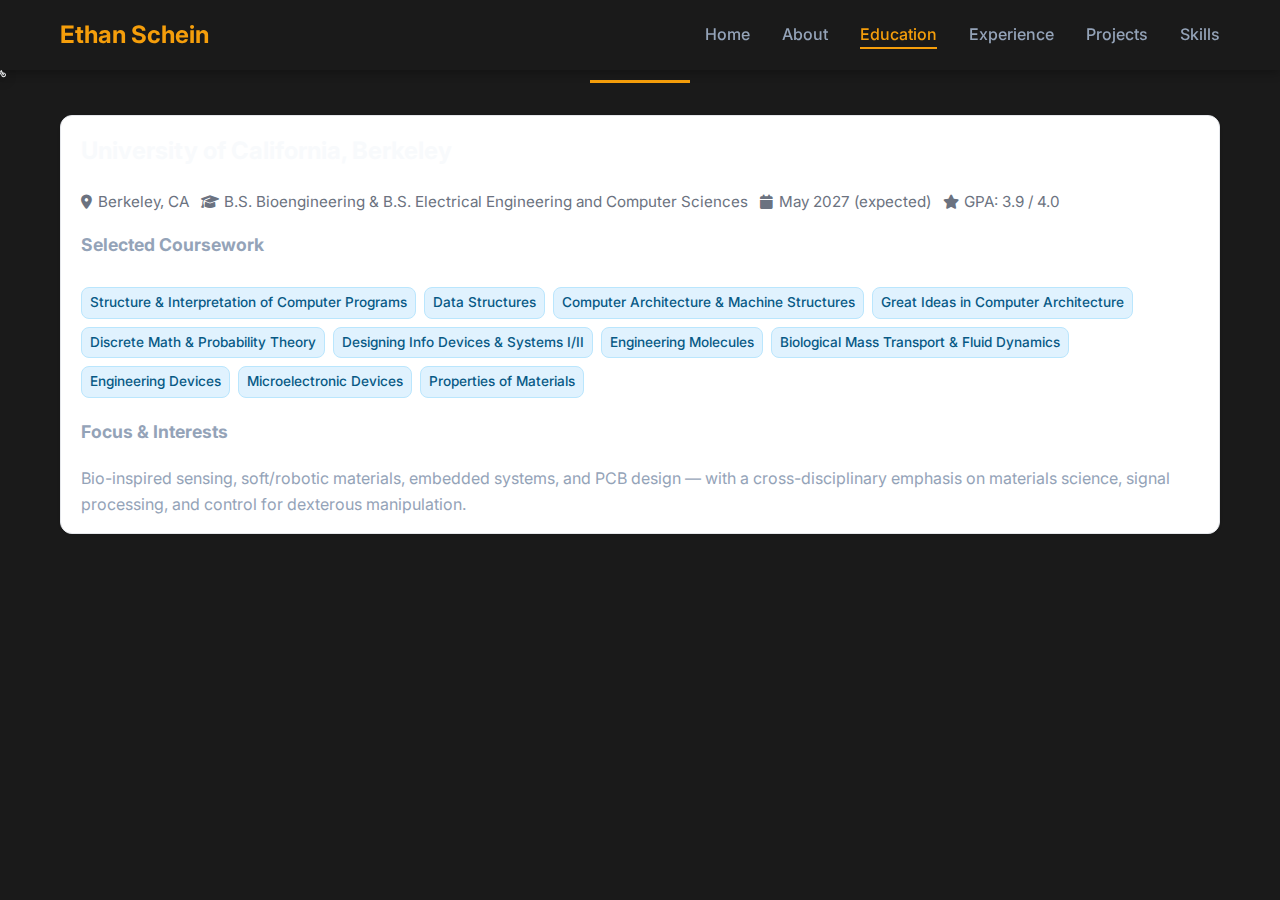
<file: education.html>
<!DOCTYPE html>
<html lang="en">
<head>
    <meta charset="UTF-8" />
    <meta name="viewport" content="width=device-width, initial-scale=1.0"/>
    <title>Education - Ethan Schein</title>
    <link rel="stylesheet" href="css/style.css" />
    <link href="https://fonts.googleapis.com/css2?family=Inter:wght@300;400;500;600;700&display=swap" rel="stylesheet"/>
    <link rel="stylesheet" href="https://cdnjs.cloudflare.com/ajax/libs/font-awesome/6.4.0/css/all.min.css"/>
    <style>
        .edu-page .section-header { text-align:center; margin-bottom:1.25rem; }
        .edu-card {
          border:1px solid #e5e7eb; border-radius:.75rem; padding:1rem 1.25rem; background:#fff;
          display:grid; gap:.5rem;
        }
        .edu-grid { display:grid; gap:1rem; }
        .edu-meta { display:flex; flex-wrap:wrap; gap:.75rem; color:#6b7280; font-size:.95rem; }
        .course-tags { display:flex; flex-wrap:wrap; gap:.5rem; margin-top:.5rem; }
        .course-tags .tag {
          background:#e0f2fe;   /* soft blue background */
          border:1px solid #bae6fd; /* light blue border */
          color:#075985;        /* dark teal/blue text */
          padding:.25rem .5rem;
          border-radius:.5rem;
          font-size:.85rem;
          font-weight:500;
        }
    </style>
</head>
<body>

<!-- Navigation -->
<nav class="navbar">
    <div class="nav-container">
        <div class="nav-logo"><a href="index.html">Ethan Schein</a></div>
        <ul class="nav-menu">
            <li><a href="index.html" class="nav-link">Home</a></li>
            <li><a href="about.html" class="nav-link">About</a></li>
            <li><a href="education.html" class="nav-link active">Education</a></li>
            <li><a href="experience.html" class="nav-link">Experience</a></li>
            <li><a href="projects.html" class="nav-link">Projects</a></li>
            <li><a href="skills.html" class="nav-link">Skills</a></li>
        </ul>
        <div class="hamburger"><span></span><span></span><span></span></div>
    </div>
</nav>

<section class="edu-page">
    <div class="container">
        <div class="section-header">
            <h1>EDUCATION</h1>
            <div class="underline"></div>
        </div>

        <div class="edu-grid">
            <!-- UC Berkeley -->
            <div class="edu-card">
                <h2>University of California, Berkeley</h2>
                <div class="edu-meta">
                    <span><i class="fa-solid fa-location-dot"></i> Berkeley, CA</span>
                    <span><i class="fa-solid fa-graduation-cap"></i> B.S. Bioengineering &amp; B.S. Electrical Engineering and Computer Sciences</span>
                    <span><i class="fa-solid fa-calendar"></i> May 2027 (expected)</span>
                    <span><i class="fa-solid fa-star"></i> GPA: 3.9 / 4.0</span>
                </div>

                <h3>Selected Coursework</h3>
                <div class="course-tags">
                    <span class="tag">Structure & Interpretation of Computer Programs</span>
                    <span class="tag">Data Structures</span>
                    <span class="tag">Computer Architecture & Machine Structures</span>
                    <span class="tag">Great Ideas in Computer Architecture</span>
                    <span class="tag">Discrete Math & Probability Theory</span>
                    <span class="tag">Designing Info Devices & Systems I/II</span>
                    <span class="tag">Engineering Molecules</span>
                    <span class="tag">Biological Mass Transport & Fluid Dynamics</span>
                    <span class="tag">Engineering Devices</span>
                    <span class="tag">Microelectronic Devices</span>
                    <span class="tag">Properties of Materials</span>
                </div>

                <h3 style="margin-top:.75rem;">Focus & Interests</h3>
                <p>
                    Bio-inspired sensing, soft/robotic materials, embedded systems, and PCB design —
                    with a cross-disciplinary emphasis on materials science, signal processing, and control for dexterous manipulation.
                </p>
            </div>
        </div>
    </div>
</section>

<script src="js/script.js"></script>
</body>
</html>
</file>
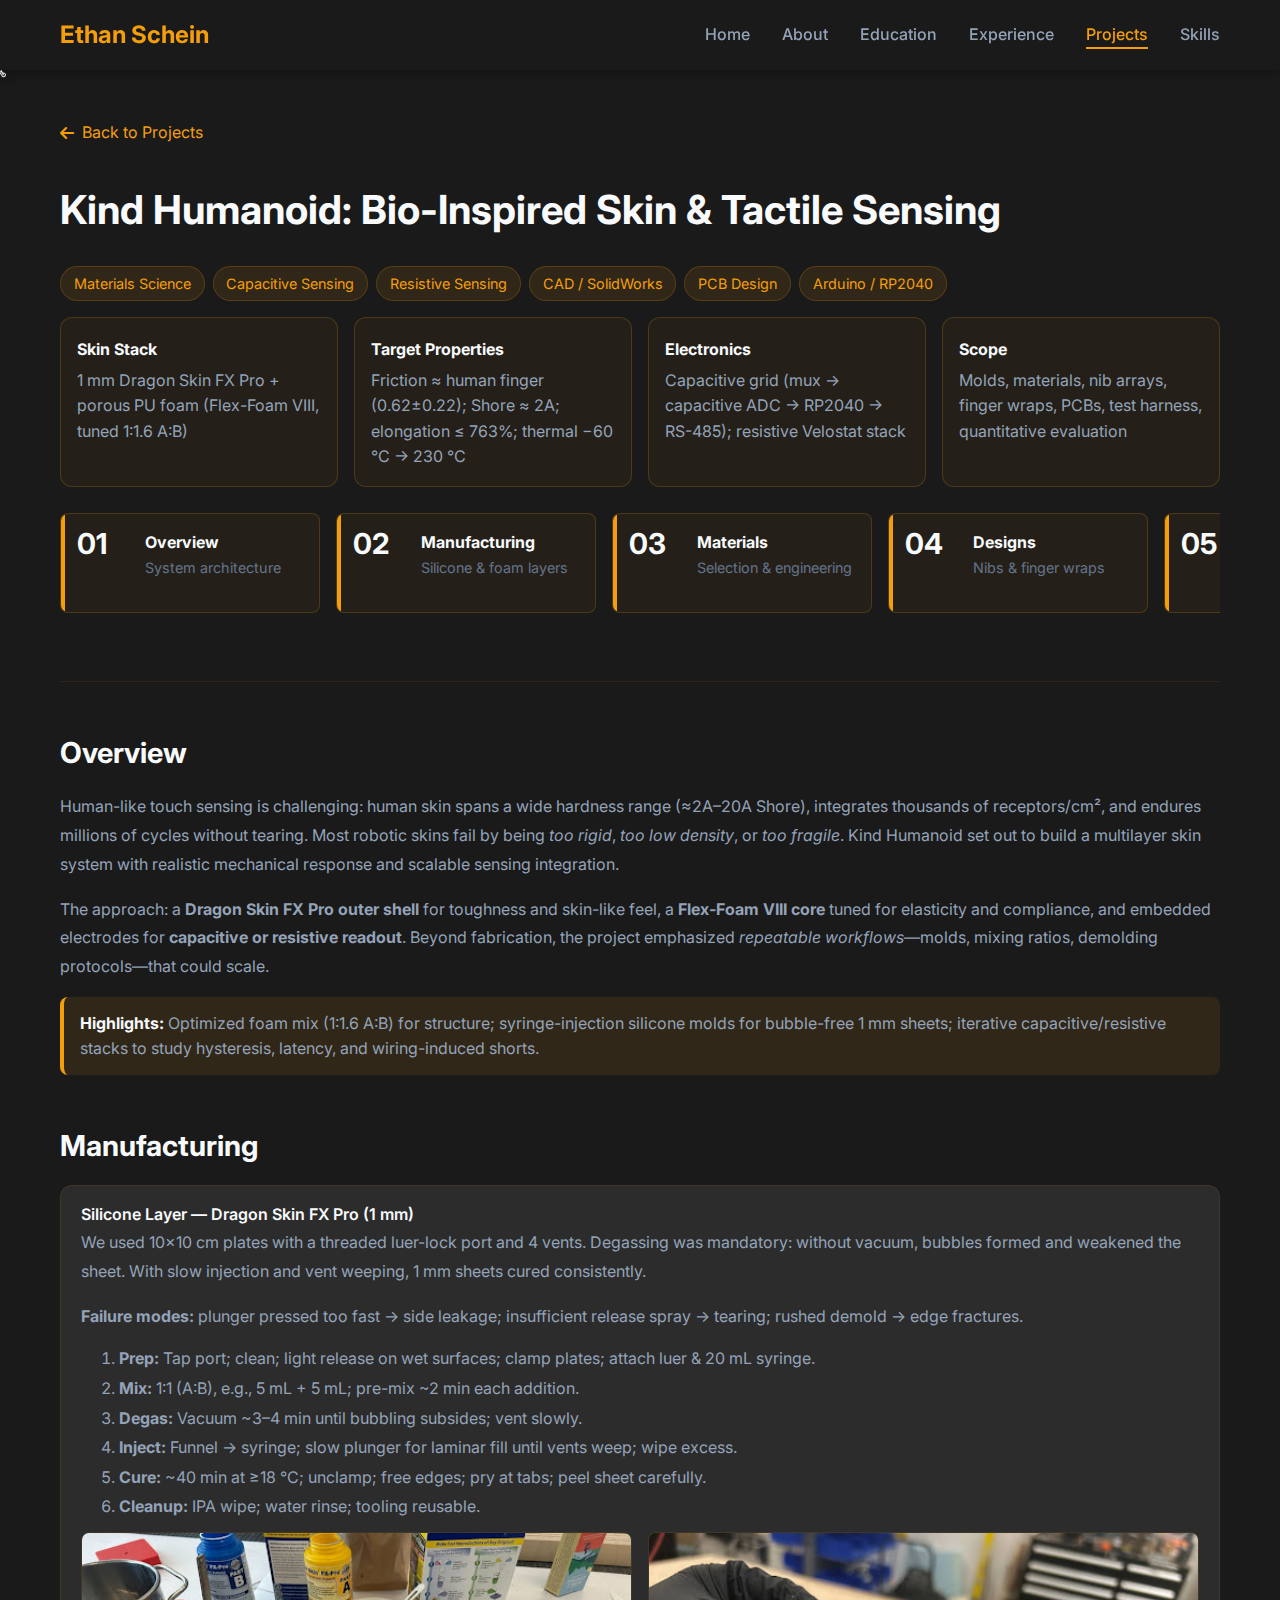
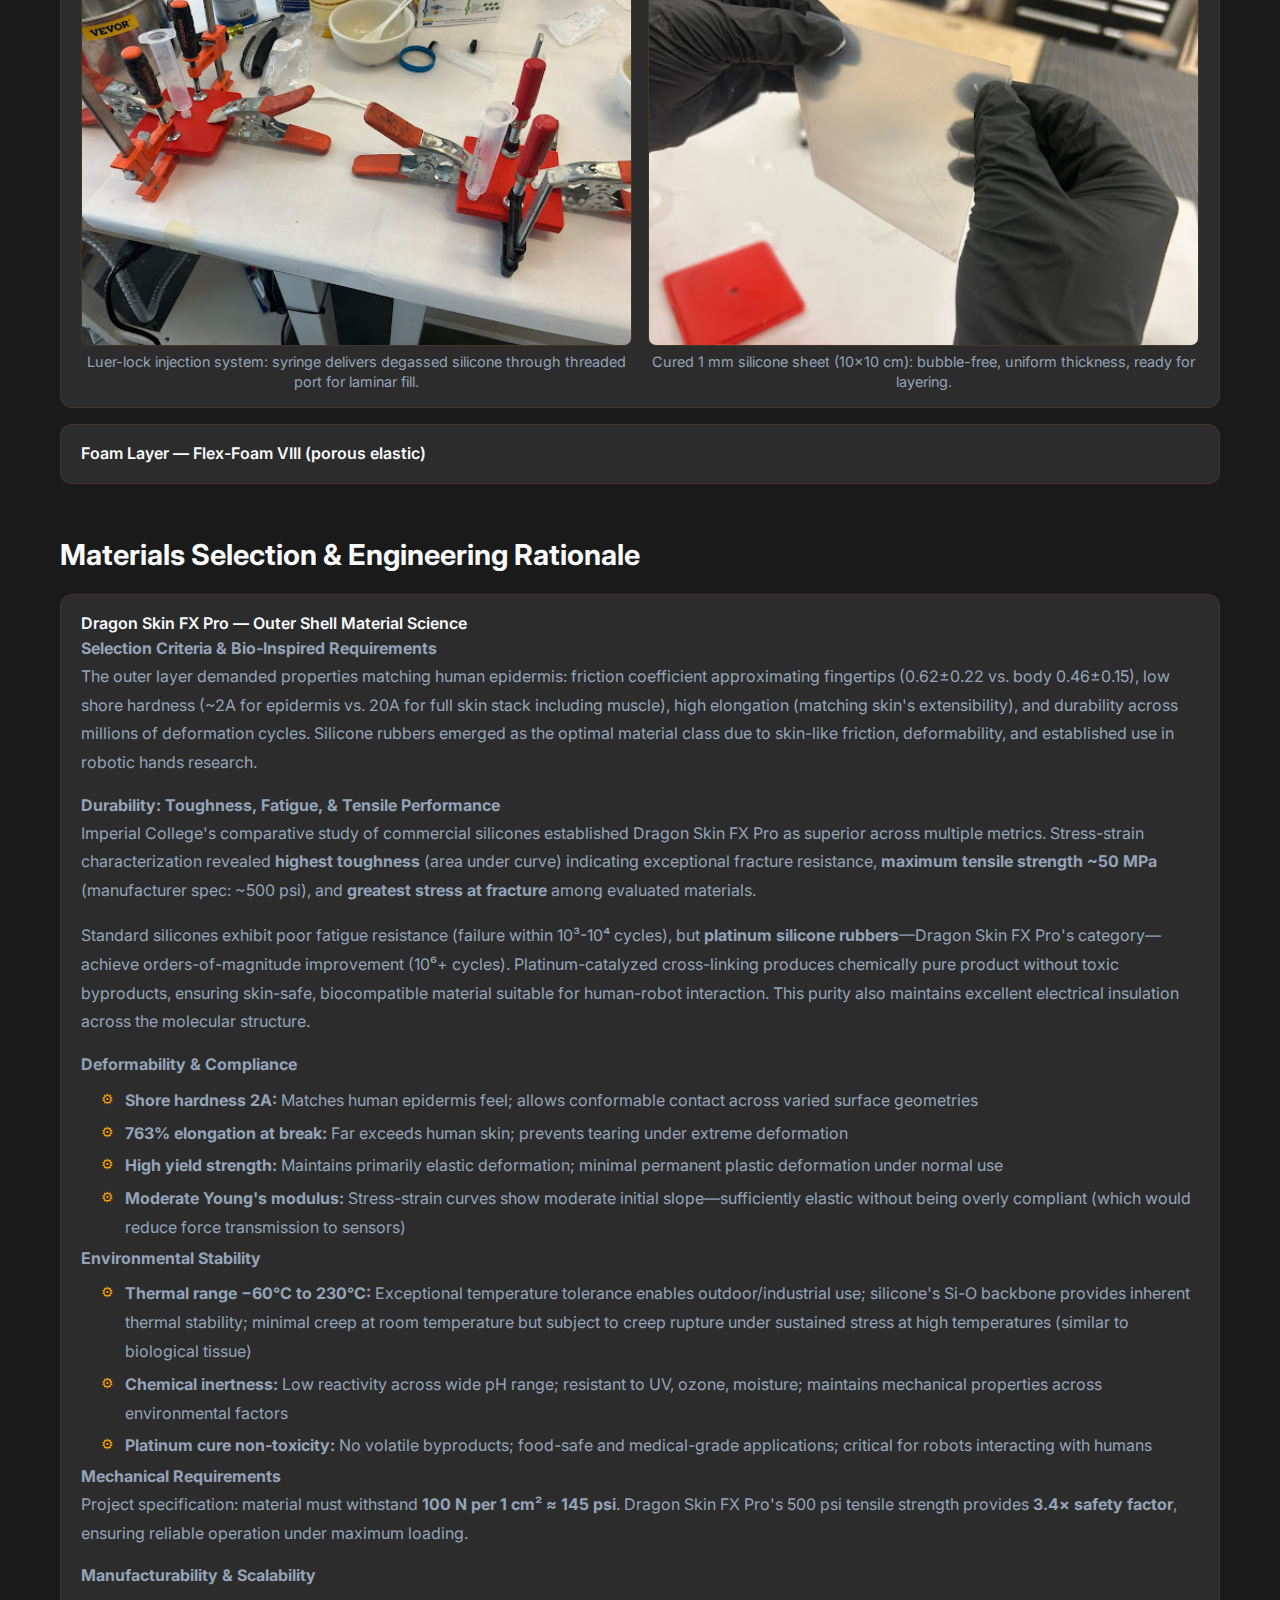
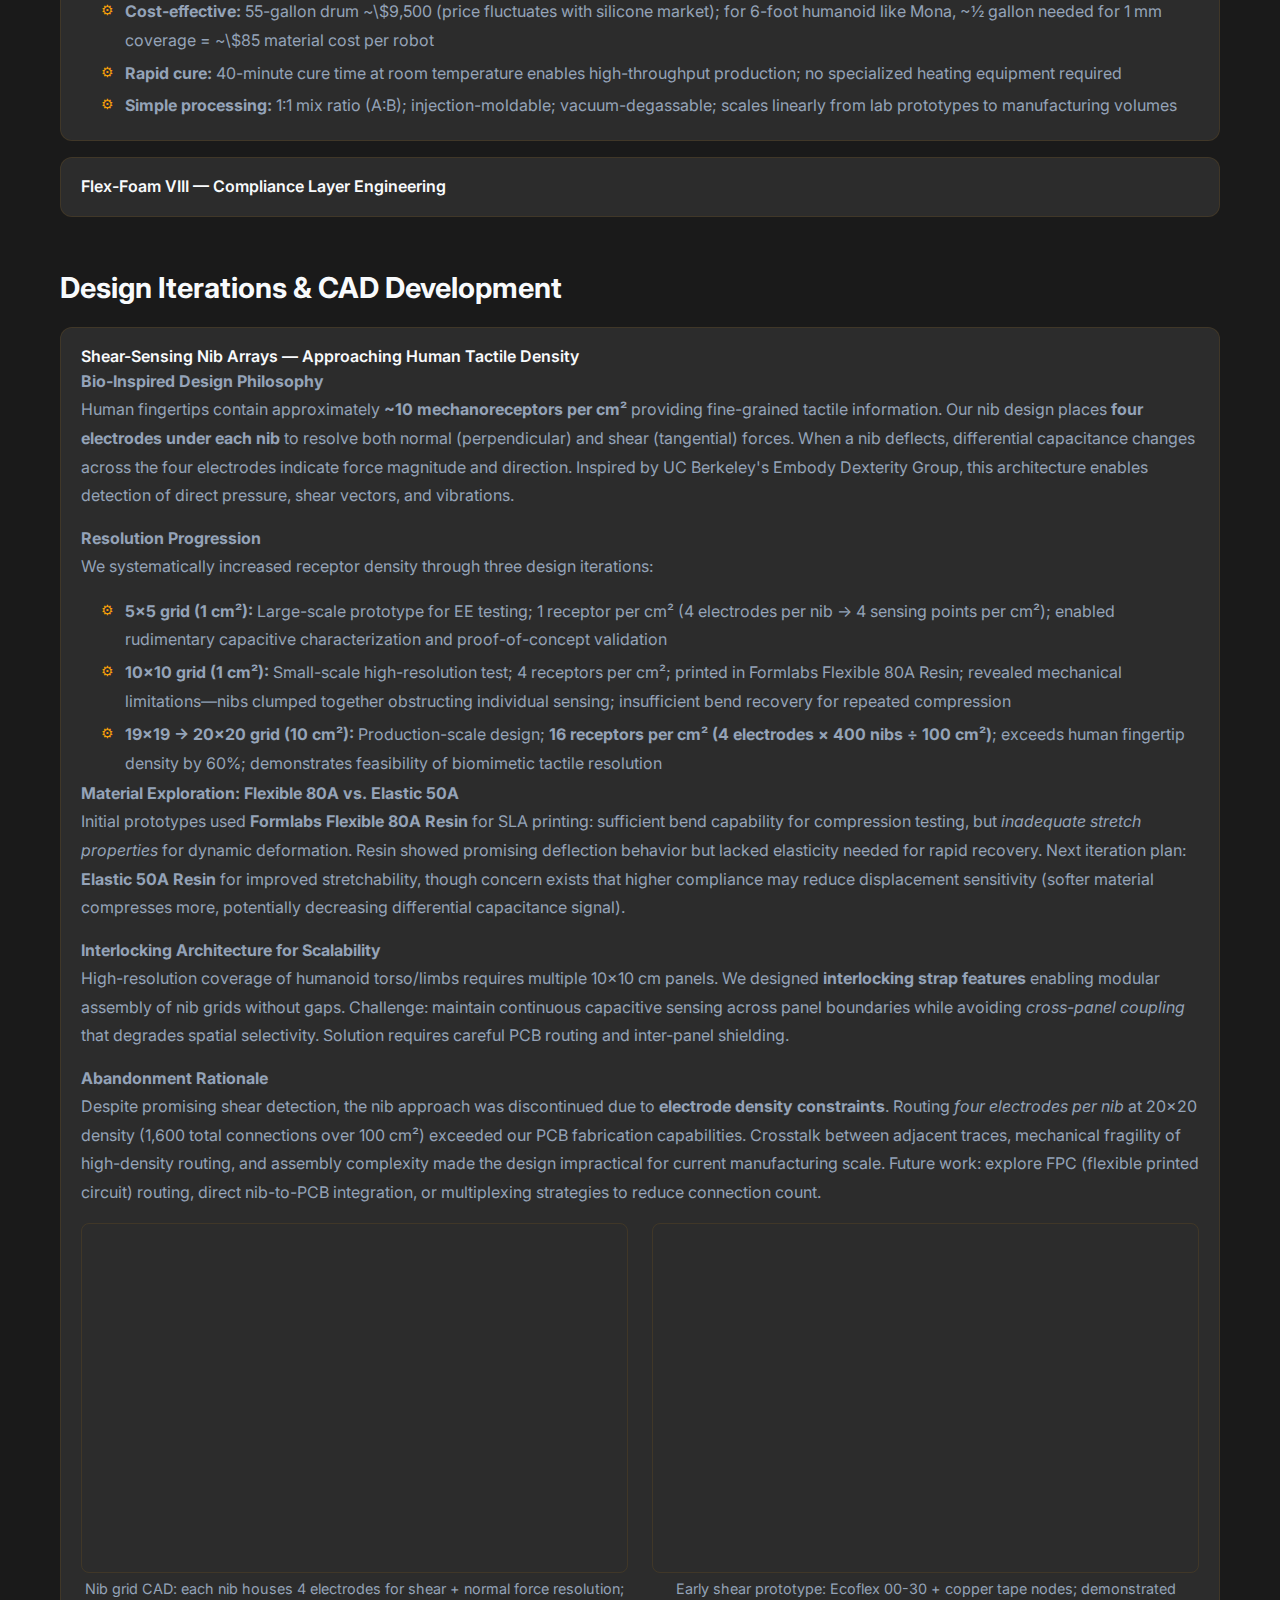
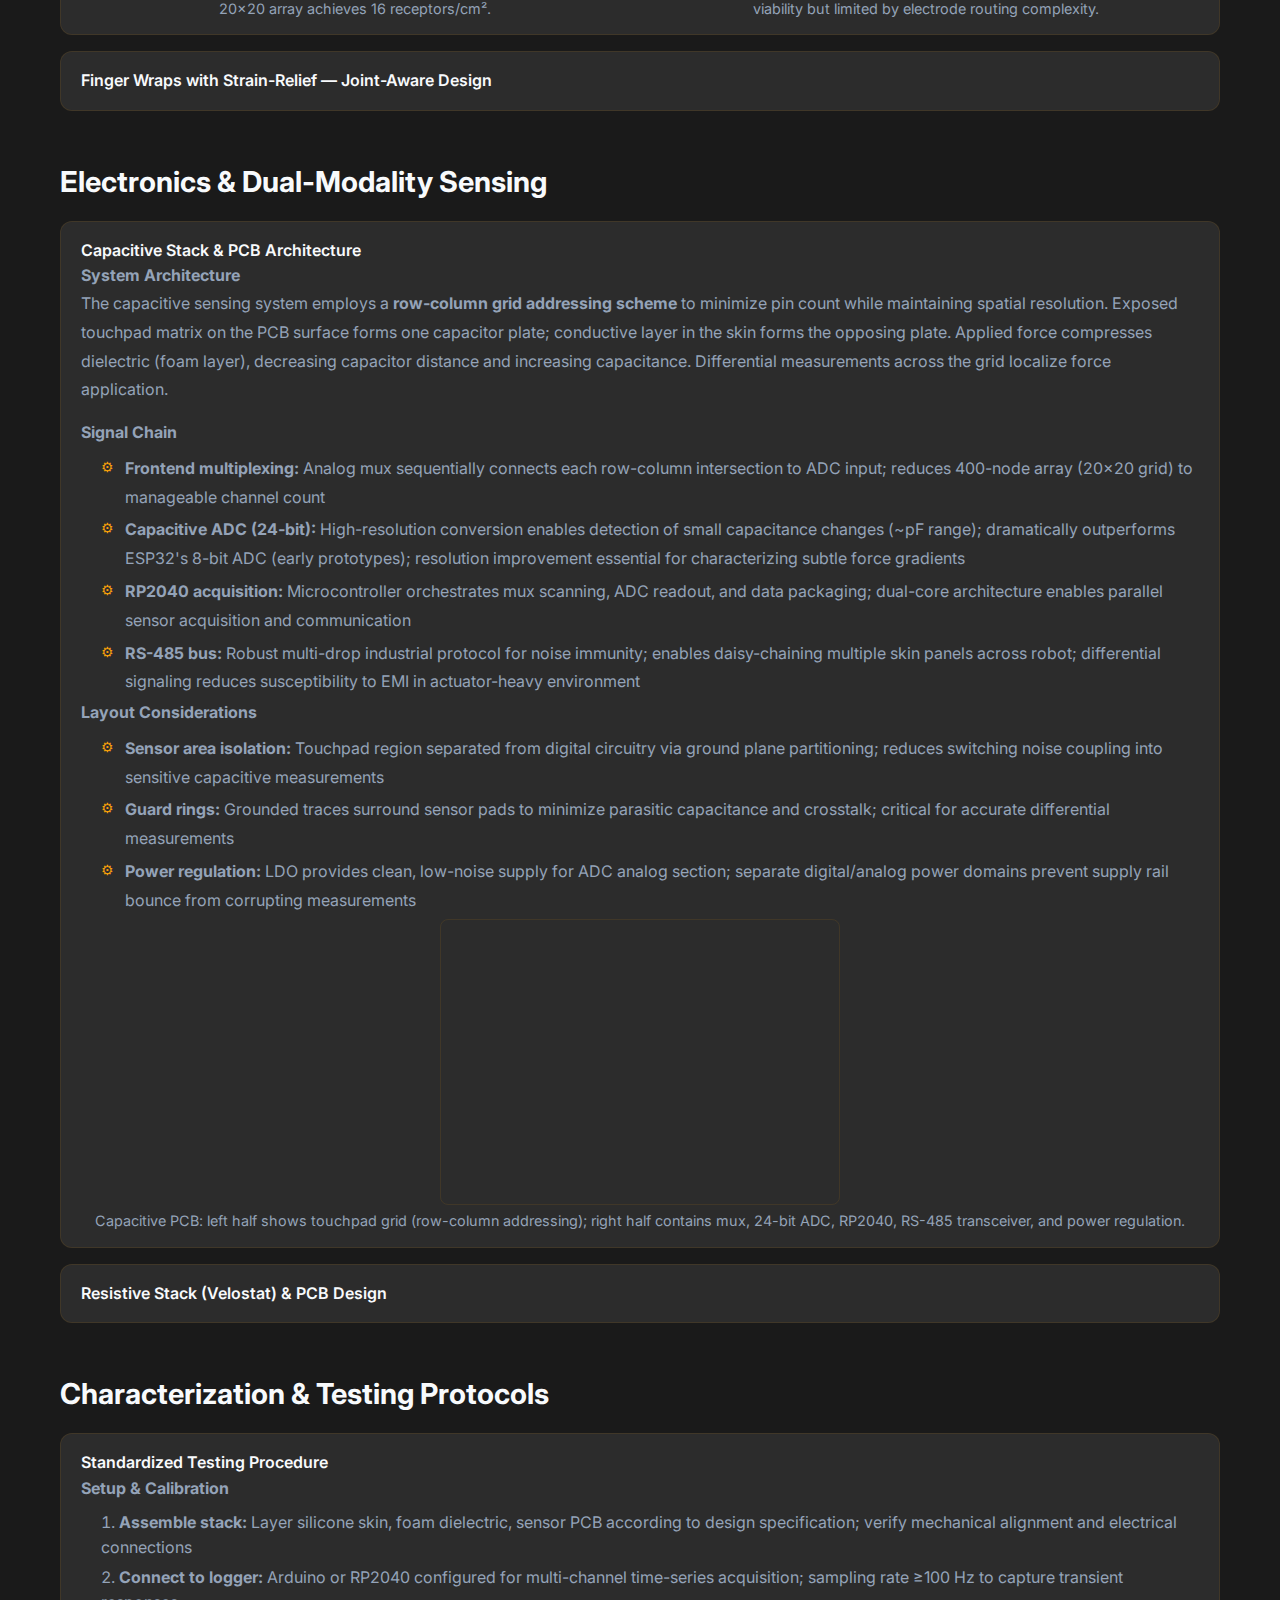
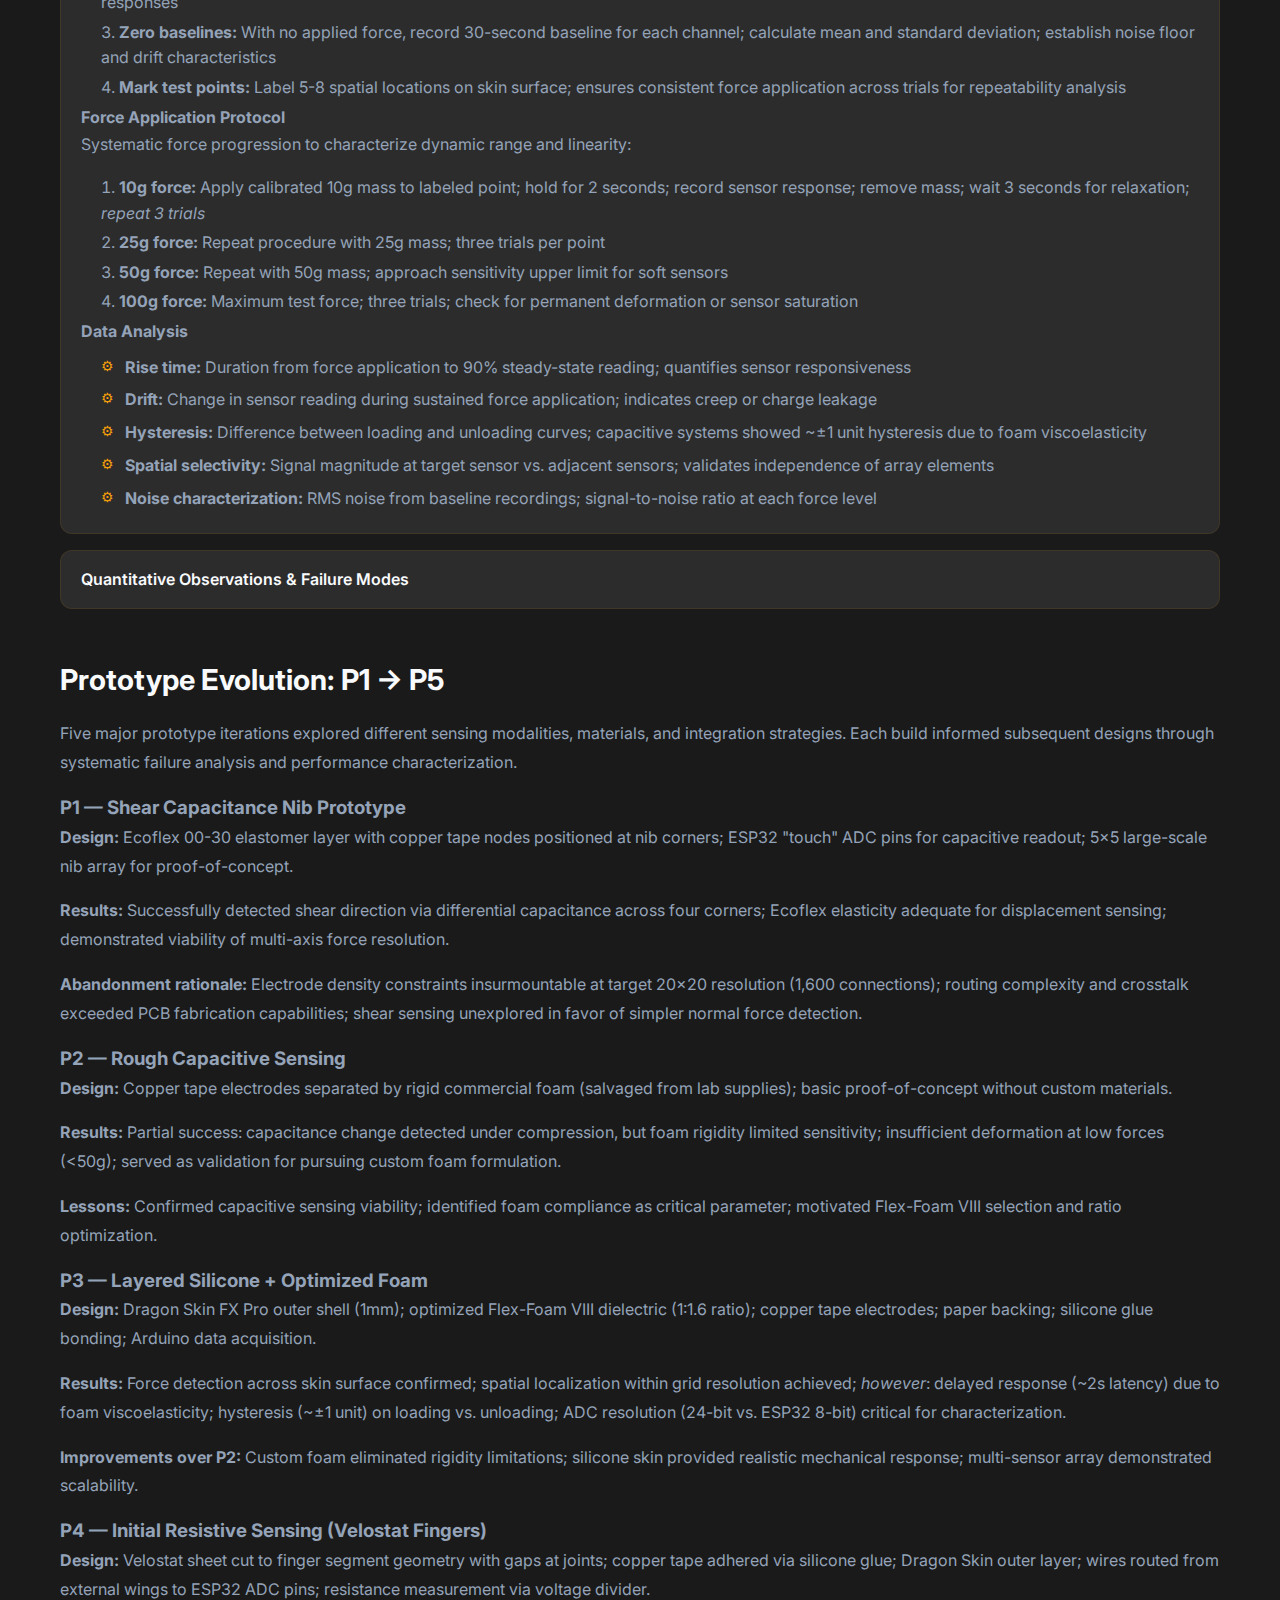
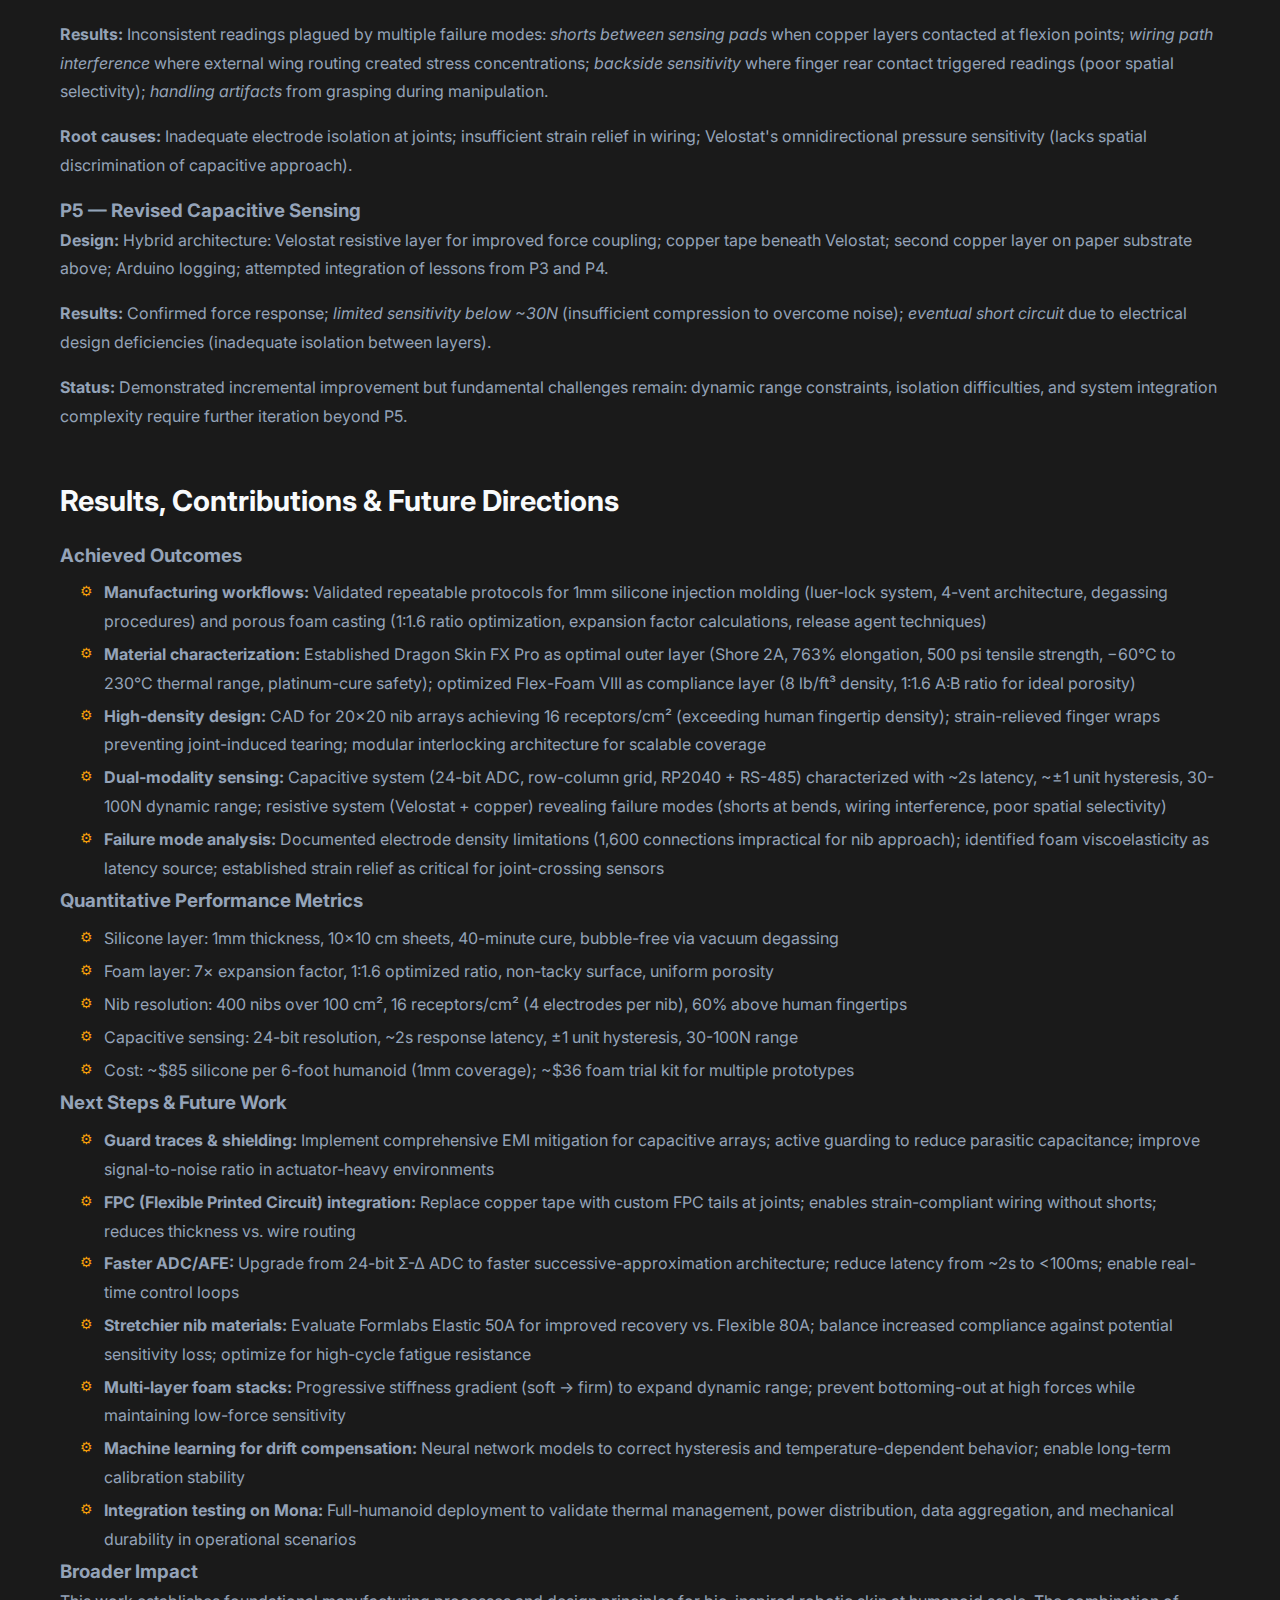
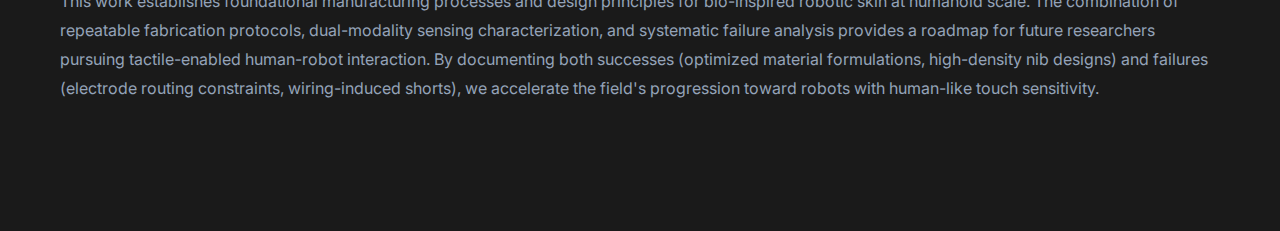
<file: projects/kindhumanoid.html>
<!DOCTYPE html>
<html lang="en">
<head>
  <meta charset="UTF-8" />
  <meta name="viewport" content="width=device-width, initial-scale=1.0"/>
  <title>Kind Humanoid: Bio-Inspired Skin & Tactile Sensing</title>

  <!-- Site styles & fonts -->
  <link rel="stylesheet" href="../css/style.css" />
  <link href="https://fonts.googleapis.com/css2?family=Inter:wght@300;400;500;600;700&display=swap" rel="stylesheet"/>
  <link rel="stylesheet" href="https://cdnjs.cloudflare.com/ajax/libs/font-awesome/6.4.0/css/all.min.css"/>
</head>
<body>

<!-- Loading Screen -->
<div id="loading-screen">
  <div class="loading-container">
    <div id="bike-track" class="bike-track"></div>
    <p class="loading-text">Loading<span class="loading-dots"></span></p>
  </div>
</div>

<!-- Navigation -->
<nav class="navbar">
  <div class="nav-container">
    <div class="nav-logo"><a href="../index.html">Ethan Schein</a></div>
    <ul class="nav-menu">
      <li><a href="../index.html" class="nav-link">Home</a></li>
      <li><a href="../about.html" class="nav-link">About</a></li>
      <li><a href="../education.html" class="nav-link">Education</a></li>
      <li><a href="../experience.html" class="nav-link">Experience</a></li>
      <li><a href="../projects.html" class="nav-link active">Projects</a></li>
      <li><a href="../skills.html" class="nav-link">Skills</a></li>
    </ul>
    <div class="hamburger"><span></span><span></span><span></span></div>
  </div>
</nav>

<!-- Project Detail -->
<section class="project-detail">
  <div class="container">
    <div class="back-button">
      <a href="../projects.html"><i class="fas fa-arrow-left"></i> Back to Projects</a>
    </div>

    <div class="project-header">
      <h1 class="project-title">Kind Humanoid: Bio-Inspired Skin & Tactile Sensing</h1>
      <div class="project-tags">
        <span class="tag">Materials Science</span>
        <span class="tag">Capacitive Sensing</span>
        <span class="tag">Resistive Sensing</span>
        <span class="tag">CAD / SolidWorks</span>
        <span class="tag">PCB Design</span>
        <span class="tag">Arduino / RP2040</span>
      </div>

      <!-- quick metrics -->
      <div class="key-metrics">
        <div class="metric">
          <h4>Skin Stack</h4>
          <p>1 mm Dragon Skin FX Pro + porous PU foam (Flex-Foam VIII, tuned 1:1.6 A:B)</p>
        </div>
        <div class="metric">
          <h4>Target Properties</h4>
          <p>Friction ≈ human finger (0.62±0.22); Shore ≈ 2A; elongation ≤ 763%; thermal −60 °C → 230 °C</p>
        </div>
        <div class="metric">
          <h4>Electronics</h4>
          <p>Capacitive grid (mux → capacitive ADC → RP2040 → RS-485); resistive Velostat stack</p>
        </div>
        <div class="metric">
          <h4>Scope</h4>
          <p>Molds, materials, nib arrays, finger wraps, PCBs, test harness, quantitative evaluation</p>
        </div>
      </div>

      <!-- Table of contents -->
      <div class="project-toc-wrapper">
        <div class="project-toc">
          <a href="#overview" class="toc-card">
            <div class="toc-num">01</div>
            <div class="toc-body">
              <div class="toc-title">Overview</div>
              <div class="toc-sub">System architecture</div>
            </div>
          </a>
          <a href="#manufacturing" class="toc-card">
            <div class="toc-num">02</div>
            <div class="toc-body">
              <div class="toc-title">Manufacturing</div>
              <div class="toc-sub">Silicone & foam layers</div>
            </div>
          </a>
          <a href="#materials" class="toc-card">
            <div class="toc-num">03</div>
            <div class="toc-body">
              <div class="toc-title">Materials</div>
              <div class="toc-sub">Selection & engineering</div>
            </div>
          </a>
          <a href="#designs" class="toc-card">
            <div class="toc-num">04</div>
            <div class="toc-body">
              <div class="toc-title">Designs</div>
              <div class="toc-sub">Nibs & finger wraps</div>
            </div>
          </a>
          <a href="#electronics" class="toc-card">
            <div class="toc-num">05</div>
            <div class="toc-body">
              <div class="toc-title">Electronics</div>
              <div class="toc-sub">Sensing systems</div>
            </div>
          </a>
          <a href="#testing" class="toc-card">
            <div class="toc-num">06</div>
            <div class="toc-body">
              <div class="toc-title">Testing</div>
              <div class="toc-sub">Characterization</div>
            </div>
          </a>
          <a href="#prototypes" class="toc-card">
            <div class="toc-num">07</div>
            <div class="toc-body">
              <div class="toc-title">Prototypes</div>
              <div class="toc-sub">P1 → P5 evolution</div>
            </div>
          </a>
          <a href="#results" class="toc-card">
            <div class="toc-num">08</div>
            <div class="toc-body">
              <div class="toc-title">Results</div>
              <div class="toc-sub">Outcomes & future work</div>
            </div>
          </a>
        </div>
      </div>
    </div>

    <div class="project-content">

      <!-- Overview -->
      <div id="overview" class="project-section">
        <h2>Overview</h2>
        <p>
          Human-like touch sensing is challenging: human skin spans a wide hardness range (≈2A–20A Shore), integrates
          thousands of receptors/cm², and endures millions of cycles without tearing. Most robotic skins fail by being
          <em>too rigid</em>, <em>too low density</em>, or <em>too fragile</em>. Kind Humanoid set out to build a multilayer
          skin system with realistic mechanical response and scalable sensing integration.
        </p>
        <p>
          The approach: a <strong>Dragon Skin FX Pro outer shell</strong> for toughness and skin-like feel, a
          <strong>Flex-Foam VIII core</strong> tuned for elasticity and compliance, and embedded electrodes
          for <strong>capacitive or resistive readout</strong>. Beyond fabrication, the project emphasized
          <em>repeatable workflows</em>—molds, mixing ratios, demolding protocols—that could scale.
        </p>
        <div class="callout">
          <strong>Highlights:</strong> Optimized foam mix (1:1.6 A:B) for structure; syringe-injection silicone molds for bubble-free 1 mm sheets;
          iterative capacitive/resistive stacks to study hysteresis, latency, and wiring-induced shorts.
        </div>
      </div>

      <!-- Manufacturing -->
      <div id="manufacturing" class="project-section">
        <h2>Manufacturing</h2>

        <details open>
          <summary>Silicone Layer — Dragon Skin FX Pro (1 mm)</summary>
          <p>
            We used 10×10 cm plates with a threaded luer-lock port and 4 vents. Degassing was mandatory: without vacuum,
            bubbles formed and weakened the sheet. With slow injection and vent weeping, 1 mm sheets cured consistently.
          </p>
          <p><strong>Failure modes:</strong> plunger pressed too fast → side leakage; insufficient release spray → tearing; rushed demold → edge fractures.</p>
          <ol>
            <li><strong>Prep:</strong> Tap port; clean; light release on wet surfaces; clamp plates; attach luer & 20 mL syringe.</li>
            <li><strong>Mix:</strong> 1:1 (A:B), e.g., 5 mL + 5 mL; pre-mix ~2 min each addition.</li>
            <li><strong>Degas:</strong> Vacuum ~3–4 min until bubbling subsides; vent slowly.</li>
            <li><strong>Inject:</strong> Funnel → syringe; slow plunger for laminar fill until vents weep; wipe excess.</li>
            <li><strong>Cure:</strong> ~40 min at ≥18 °C; unclamp; free edges; pry at tabs; peel sheet carefully.</li>
            <li><strong>Cleanup:</strong> IPA wipe; water rinse; tooling reusable.</li>
          </ol>


          <div class="project-images">
            <figure class="figure">
              <img class="project-img max-720 img-center"
                   src="../assets/images/KindHumanoid/siliconeformation.jpg"
                   alt="Silicone injection setup with luer syringe and clamps"
                   width="1400" height="1000" loading="lazy" decoding="async" />
              <figcaption class="caption">Luer-lock injection system: syringe delivers degassed silicone through threaded port for laminar fill.</figcaption>
            </figure>
            <figure class="figure">
              <img class="project-img max-720 img-center"
                   src="../assets/images/KindHumanoid/siliconesheet.jpg"
                   alt="Cured 1 mm Dragon Skin FX Pro sheet"
                   width="1400" height="1000" loading="lazy" decoding="async" />
              <figcaption class="caption">Cured 1 mm silicone sheet (10×10 cm): bubble-free, uniform thickness, ready for layering.</figcaption>
            </figure>
          </div>
        </details>

        <details>
          <summary>Foam Layer — Flex-Foam VIII (porous elastic)</summary>
          <p>
            Default 1:2 ratio produced tacky, dense sheets. We empirically optimized to 1:1.6 A:B, yielding a
            non-tacky porous foam with good compliance. Heavy release spray caused crystallized surfaces—only a
            <em>light mist</em> worked. Foam expanded ≈7×, so liquid volume had to be carefully planned.
          </p>
          <p><strong>Safety:</strong> Part B is hazardous—gloves, goggles, respirator required.</p>
          <ol>
            <li><strong>Prep:</strong> Tap threaded hole; clean lids; light Ease Release 200 spray on all inner surfaces; distribute with brush.</li>
            <li><strong>Calculate:</strong> Total foam volume ÷ 7 for expansion; 1:1.6 ratio (A:B), e.g., 10 mL foam = 0.6 mL A + 0.9 mL B.</li>
            <li><strong>Mix Part A:</strong> Add to bowl; stir thoroughly ~1 min.</li>
            <li><strong>Add Part B:</strong> Mix quickly 5–10 sec, scrape bottom; 30 sec pot life.</li>
            <li><strong>Pour:</strong> Swift spiral from top-left inward; brush to distribute; clamp lid.</li>
            <li><strong>Cure:</strong> 2 hours; remove excess; knife slits; IPA if stuck; pry tabs gently.</li>
            <li><strong>Cleanup:</strong> Acetone/IPA wipe; water rinse; tooling reusable.</li>
          </ol>
          <div class="project-images">
            <div class="project-images grid-2">
              <figure class="figure">
                <img src="../assets/images/KindHumanoid/foamcadtop.png"
                     alt="Foam mold cover CAD with enlarged vents"
                     class="project-img"
                     width="1400" height="1000" loading="lazy" decoding="async" />
                <figcaption class="caption">Foam mold with heat/pressure relief vents.</figcaption>
              </figure>
              <figure class="figure">
                <img src="../assets/images/KindHumanoid/foamform.jpg"
                     alt="Cured PU foam sheet"
                     class="project-img"
                     width="1400" height="1000" loading="lazy" decoding="async" />
                <figcaption class="caption">Flex-Foam VIII, tuned 1:1.6 (A:B).</figcaption>
              </figure>
            </div>
          </div>
        </details>
      </div>

      <!-- Materials -->
      <div id="materials" class="project-section">
        <h2>Materials Selection & Engineering Rationale</h2>

        <details open>
          <summary>Dragon Skin FX Pro — Outer Shell Material Science</summary>

          <h4>Selection Criteria & Bio-Inspired Requirements</h4>
          <p>
            The outer layer demanded properties matching human epidermis: friction coefficient approximating fingertips (0.62±0.22 vs. body 0.46±0.15), low shore hardness (~2A for epidermis vs. 20A for full skin stack including muscle), high elongation (matching skin's extensibility), and durability across millions of deformation cycles. Silicone rubbers emerged as the optimal material class due to skin-like friction, deformability, and established use in robotic hands research.
          </p>

          <h4>Durability: Toughness, Fatigue, & Tensile Performance</h4>
          <p>
            Imperial College's comparative study of commercial silicones established Dragon Skin FX Pro as superior across multiple metrics. Stress-strain characterization revealed <strong>highest toughness</strong> (area under curve) indicating exceptional fracture resistance, <strong>maximum tensile strength ~50 MPa</strong> (manufacturer spec: ~500 psi), and <strong>greatest stress at fracture</strong> among evaluated materials.
          </p>
          <p>
            Standard silicones exhibit poor fatigue resistance (failure within 10³-10⁴ cycles), but <strong>platinum silicone rubbers</strong>—Dragon Skin FX Pro's category—achieve orders-of-magnitude improvement (10⁶+ cycles). Platinum-catalyzed cross-linking produces chemically pure product without toxic byproducts, ensuring skin-safe, biocompatible material suitable for human-robot interaction. This purity also maintains excellent electrical insulation across the molecular structure.
          </p>

          <h4>Deformability & Compliance</h4>
          <ul class="project-list">
            <li><strong>Shore hardness 2A:</strong> Matches human epidermis feel; allows conformable contact across varied surface geometries</li>
            <li><strong>763% elongation at break:</strong> Far exceeds human skin; prevents tearing under extreme deformation</li>
            <li><strong>High yield strength:</strong> Maintains primarily elastic deformation; minimal permanent plastic deformation under normal use</li>
            <li><strong>Moderate Young's modulus:</strong> Stress-strain curves show moderate initial slope—sufficiently elastic without being overly compliant (which would reduce force transmission to sensors)</li>
          </ul>

          <h4>Environmental Stability</h4>
          <ul class="project-list">
            <li><strong>Thermal range −60°C to 230°C:</strong> Exceptional temperature tolerance enables outdoor/industrial use; silicone's Si-O backbone provides inherent thermal stability; minimal creep at room temperature but subject to creep rupture under sustained stress at high temperatures (similar to biological tissue)</li>
            <li><strong>Chemical inertness:</strong> Low reactivity across wide pH range; resistant to UV, ozone, moisture; maintains mechanical properties across environmental factors</li>
            <li><strong>Platinum cure non-toxicity:</strong> No volatile byproducts; food-safe and medical-grade applications; critical for robots interacting with humans</li>
          </ul>

          <h4>Mechanical Requirements</h4>
          <p>
            Project specification: material must withstand <strong>100 N per 1 cm² ≈ 145 psi</strong>. Dragon Skin FX Pro's 500 psi tensile strength provides <strong>3.4× safety factor</strong>, ensuring reliable operation under maximum loading.
          </p>

          <h4>Manufacturability & Scalability</h4>
          <ul class="project-list">
            <li><strong>Cost-effective:</strong> 55-gallon drum ~\$9,500 (price fluctuates with silicone market); for 6-foot humanoid like Mona, ~½ gallon needed for 1 mm coverage = ~\$85 material cost per robot</li>
            <li><strong>Rapid cure:</strong> 40-minute cure time at room temperature enables high-throughput production; no specialized heating equipment required</li>
            <li><strong>Simple processing:</strong> 1:1 mix ratio (A:B); injection-moldable; vacuum-degassable; scales linearly from lab prototypes to manufacturing volumes</li>
          </ul>
        </details>

        <details>
          <summary>Flex-Foam VIII — Compliance Layer Engineering</summary>

          <h4>Selection Rationale</h4>
          <p>
            The foam layer requires: lightweight construction (minimizing robotic inertia), large elastic deformation (pressure distribution across sensors), dielectric properties (enabling capacitive sensing), and commercial availability (avoiding complex chemical synthesis). Polyurethane foams outperform silicone foams on weight while maintaining excellent insulative properties and porous structure beneficial for sensor integration.
          </p>

          <h4>Material Properties</h4>
          <ul class="project-list">
            <li><strong>Density 8 lb/ft³:</strong> Extremely lightweight; improves robot dexterity and reduces actuator requirements vs. heavier alternatives</li>
            <li><strong>Low Young's modulus:</strong> Permits large elastic deformation under compression; distributes applied forces evenly across capacitive sensor array; mimics dermis compliance</li>
            <li><strong>Porous structure:</strong> Air pockets reduce effective dielectric constant; improves sensitivity of capacitive measurements; provides cushioning similar to biological adipose tissue</li>
            <li><strong>High tensile strength:</strong> Polyurethane chemistry provides structural integrity despite low density; resists tearing under shear forces</li>
            <li><strong>Excellent insulation:</strong> Low thermal and electrical conductivity; isolates sensors from environmental noise; maintains stable dielectric properties across temperature range</li>
          </ul>

          <h4>Formulation Optimization: Why 1:1.6?</h4>
          <p>
            Systematic ratio testing revealed critical relationships between Part A:B ratio and material properties:
          </p>
          <ul class="project-list">
            <li><strong>1:2 (manufacturer default):</strong> Excessively dense, tacky surface, poor porosity, unsuitable for sensing applications</li>
            <li><strong>1:3 (excess Part B):</strong> Viscous liquid-like consistency, no structural integrity, failed to cure properly</li>
            <li><strong>1:1.6 (optimized):</strong> Non-tacky surface, uniform porous structure, good compliance, lighter weight, ideal for sensor integration</li>
            <li><strong>1:1.5 (reduced Part B):</strong> Improved porosity but compromised structural integrity; foam too weak for repeated compression</li>
            <li><strong>1:1 (excess Part A):</strong> Phase separation with concentrated Part A pockets; non-uniform properties across sheet; unacceptable for sensing applications</li>
          </ul>

          <h4>Cost & Accessibility</h4>
          <p>
            Flex-Foam VIII trial kit (2 lb) costs \$36, making it extremely affordable for prototyping. No specialized equipment beyond mixing bowls and molds required. Commercial availability eliminates need for complex polyurethane synthesis, enabling rapid iteration and scaling.
          </p>
        </details>
      </div>

      <!-- Designs -->
      <div id="designs" class="project-section">
        <h2>Design Iterations & CAD Development</h2>

        <details open>
          <summary>Shear-Sensing Nib Arrays — Approaching Human Tactile Density</summary>

          <h4>Bio-Inspired Design Philosophy</h4>
          <p>
            Human fingertips contain approximately <strong>~10 mechanoreceptors per cm²</strong> providing fine-grained tactile information. Our nib design places <strong>four electrodes under each nib</strong> to resolve both normal (perpendicular) and shear (tangential) forces. When a nib deflects, differential capacitance changes across the four electrodes indicate force magnitude and direction. Inspired by UC Berkeley's Embody Dexterity Group, this architecture enables detection of direct pressure, shear vectors, and vibrations.
          </p>

          <h4>Resolution Progression</h4>
          <p>
            We systematically increased receptor density through three design iterations:
          </p>
          <ul class="project-list">
            <li><strong>5×5 grid (1 cm²):</strong> Large-scale prototype for EE testing; 1 receptor per cm² (4 electrodes per nib → 4 sensing points per cm²); enabled rudimentary capacitive characterization and proof-of-concept validation</li>
            <li><strong>10×10 grid (1 cm²):</strong> Small-scale high-resolution test; 4 receptors per cm²; printed in Formlabs Flexible 80A Resin; revealed mechanical limitations—nibs clumped together obstructing individual sensing; insufficient bend recovery for repeated compression</li>
            <li><strong>19×19 → 20×20 grid (10 cm²):</strong> Production-scale design; <strong>16 receptors per cm² (4 electrodes × 400 nibs ÷ 100 cm²)</strong>; exceeds human fingertip density by 60%; demonstrates feasibility of biomimetic tactile resolution</li>
          </ul>

          <h4>Material Exploration: Flexible 80A vs. Elastic 50A</h4>
          <p>
            Initial prototypes used <strong>Formlabs Flexible 80A Resin</strong> for SLA printing: sufficient bend capability for compression testing, but <em>inadequate stretch properties</em> for dynamic deformation. Resin showed promising deflection behavior but lacked elasticity needed for rapid recovery. Next iteration plan: <strong>Elastic 50A Resin</strong> for improved stretchability, though concern exists that higher compliance may reduce displacement sensitivity (softer material compresses more, potentially decreasing differential capacitance signal).
          </p>

          <h4>Interlocking Architecture for Scalability</h4>
          <p>
            High-resolution coverage of humanoid torso/limbs requires multiple 10×10 cm panels. We designed <strong>interlocking strap features</strong> enabling modular assembly of nib grids without gaps. Challenge: maintain continuous capacitive sensing across panel boundaries while avoiding <em>cross-panel coupling</em> that degrades spatial selectivity. Solution requires careful PCB routing and inter-panel shielding.
          </p>

          <h4>Abandonment Rationale</h4>
          <p>
            Despite promising shear detection, the nib approach was discontinued due to <strong>electrode density constraints</strong>. Routing <em>four electrodes per nib</em> at 20×20 density (1,600 total connections over 100 cm²) exceeded our PCB fabrication capabilities. Crosstalk between adjacent traces, mechanical fragility of high-density routing, and assembly complexity made the design impractical for current manufacturing scale. Future work: explore FPC (flexible printed circuit) routing, direct nib-to-PCB integration, or multiplexing strategies to reduce connection count.
          </p>

          <div class="project-images grid-2">
            <figure class="figure">
              <img src="../assets/images/KindHumanoid/nib.jpg"
                   alt="Nib grid design"
                   class="project-img"
                   width="1400" height="1000" loading="lazy" decoding="async" />
              <figcaption class="caption">Nib grid CAD: each nib houses 4 electrodes for shear + normal force resolution; 20×20 array achieves 16 receptors/cm².</figcaption>
            </figure>
            <figure class="figure">
              <img src="../assets/images/KindHumanoid/prototype1-1.jpg"
                   alt="Early shear-sensing prototype with copper nodes"
                   class="project-img"
                   width="1400" height="1000" loading="lazy" decoding="async" />
              <figcaption class="caption">Early shear prototype: Ecoflex 00-30 + copper tape nodes; demonstrated viability but limited by electrode routing complexity.</figcaption>
            </figure>
          </div>
        </details>

        <details>
          <summary>Finger Wraps with Strain-Relief — Joint-Aware Design</summary>

          <h4>Design Challenge: Joint-Induced Failure</h4>
          <p>
            Initial finger wrap designs (simple rectangular segments) exhibited catastrophic failure at robotic joints: wrinkles concentrated stress, causing <em>premature tearing</em>. Silicone's 763% elongation was insufficient when geometric constraints forced material bunching at flex points. Consultation with UC Berkeley Jacobs Institute Design Specialist identified need for <strong>strain-relief features</strong> near bending and pulling regions.
          </p>

          <h4>Strain-Relief Architecture</h4>
          <p>
            Revised designs incorporated three key features:
          </p>
          <ul class="project-list">
            <li><strong>Extra material between segments:</strong> Intentional slack prevents tension buildup during joint flexion; allows material to redistribute rather than tear</li>
            <li><strong>Side flaps:</strong> Provide modular fit across finger diameter variations; enable secure attachment without over-tensioning; improve conformability to robotic finger geometry</li>
            <li><strong>Relief "wings":</strong> Localized material additions at high-stress regions; distribute forces across wider area; reduce peak stress concentrations</li>
          </ul>

          <h4>Design Option Trade-offs</h4>
          <p>
            Two competing architectures were evaluated:
          </p>
          <ul class="project-list">
            <li><strong>Option 1 (Internal Wings):</strong> Tight fit prioritizing PCB adhesion; sensors on front (palm side) of finger where tactile information most critical; adhesives/solder on rear (back of hand); better for consistent sensor-to-skin contact; <em>selected for final implementation</em></li>
            <li><strong>Option 2 (External Wings):</strong> Emphasized flexibility over adhesion; reduced interference between pressure sensors and attachment methods; adhesives relegated to less sensitive rear surface; better for high-deflection scenarios but compromised sensing consistency</li>
          </ul>

          <h4>Fabrication Method</h4>
          <p>
            Finger wraps used same two-part mold architecture as 10×10 cm sheets (luer-lock injection for silicone, open-pour for foam). Critical insight: <strong>silicone-only design preferable for fingers</strong> despite foam's compliance advantages. Foam layer added excessive thickness (<1mm silicone + foam + electronics) limiting dexterity in confined spaces. Silicone-only wraps provided sufficient thickness control for electronics integration while maintaining finger mobility.
          </p>

          <figure class="figure">
            <img class="project-img max-400 img-center"
                 src="../assets/images/KindHumanoid/finger.png"
                 alt="Finger wrap CAD with relief features"
                 width="1000" height="700" loading="lazy" decoding="async" />
            <figcaption class="caption">Finger wrap with joint strain relief: wings distribute stress, side flaps enable modular fit, extra segment spacing prevents bunching.</figcaption>
          </figure>
        </details>
      </div>

      <!-- Electronics -->
      <div id="electronics" class="project-section">
        <h2>Electronics & Dual-Modality Sensing</h2>

        <details open>
          <summary>Capacitive Stack & PCB Architecture</summary>

          <h4>System Architecture</h4>
          <p>
            The capacitive sensing system employs a <strong>row-column grid addressing scheme</strong> to minimize pin count while maintaining spatial resolution. Exposed touchpad matrix on the PCB surface forms one capacitor plate; conductive layer in the skin forms the opposing plate. Applied force compresses dielectric (foam layer), decreasing capacitor distance and increasing capacitance. Differential measurements across the grid localize force application.
          </p>

          <h4>Signal Chain</h4>
          <ul class="project-list">
            <li><strong>Frontend multiplexing:</strong> Analog mux sequentially connects each row-column intersection to ADC input; reduces 400-node array (20×20 grid) to manageable channel count</li>
            <li><strong>Capacitive ADC (24-bit):</strong> High-resolution conversion enables detection of small capacitance changes (~pF range); dramatically outperforms ESP32's 8-bit ADC (early prototypes); resolution improvement essential for characterizing subtle force gradients</li>
            <li><strong>RP2040 acquisition:</strong> Microcontroller orchestrates mux scanning, ADC readout, and data packaging; dual-core architecture enables parallel sensor acquisition and communication</li>
            <li><strong>RS-485 bus:</strong> Robust multi-drop industrial protocol for noise immunity; enables daisy-chaining multiple skin panels across robot; differential signaling reduces susceptibility to EMI in actuator-heavy environment</li>
          </ul>

          <h4>Layout Considerations</h4>
          <ul class="project-list">
            <li><strong>Sensor area isolation:</strong> Touchpad region separated from digital circuitry via ground plane partitioning; reduces switching noise coupling into sensitive capacitive measurements</li>
            <li><strong>Guard rings:</strong> Grounded traces surround sensor pads to minimize parasitic capacitance and crosstalk; critical for accurate differential measurements</li>
            <li><strong>Power regulation:</strong> LDO provides clean, low-noise supply for ADC analog section; separate digital/analog power domains prevent supply rail bounce from corrupting measurements</li>
          </ul>

          <figure class="figure">
            <img class="project-img max-400 img-center"
                 src="../assets/images/KindHumanoid/capactivepcb.jpg"
                 alt="Capacitive PCB layout with sensor grid and RP2040 section"
                 width="1400" height="1000" loading="lazy" decoding="async" />
            <figcaption class="caption">Capacitive PCB: left half shows touchpad grid (row-column addressing); right half contains mux, 24-bit ADC, RP2040, RS-485 transceiver, and power regulation.</figcaption>
          </figure>
        </details>

        <details>
          <summary>Resistive Stack (Velostat) & PCB Design</summary>

          <h4>Operating Principle</h4>
          <p>
            Velostat (pressure-sensitive conductive polymer) exhibits <strong>resistance decrease under compression</strong>. Sandwich architecture: copper electrode layer, Velostat sheet, second copper layer. Applied force compresses Velostat, increasing contact area and reducing resistance. Voltage divider configuration converts resistance change to measurable voltage; ADC quantifies force magnitude.
          </p>

          <h4>Advantages & Limitations</h4>
          <ul class="project-list">
            <li><strong>Pros:</strong> Simple readout circuit (no specialized ADC required); direct DC measurement; low component count; fast response time</li>
            <li><strong>Cons:</strong> Shorts at flex points where copper layers contact; pressure distribution sensitivity (force location affects reading); wiring path creates mechanical interference; requires careful strain relief</li>
          </ul>

          <h4>Design Requirements</h4>
          <ul class="project-list">
            <li><strong>Electrode isolation:</strong> Copper layers must remain separated except at intended sensing points; achieved via precision Velostat cutting with gaps at joint locations</li>
            <li><strong>Strain relief:</strong> Wiring routed through low-stress regions (finger sides); slack loops at joints prevent wire breakage during flexion; critical for long-term reliability</li>
            <li><strong>Guard traces:</strong> Grounded traces between signal lines reduce crosstalk; essential when routing multiple resistive sensors in parallel</li>
          </ul>

          <h4>ESP32 Integration (Early Prototypes)</h4>
          <p>
            Initial resistive builds used ESP32 for ADC acquisition. While functional for proof-of-concept, 8-bit resolution proved insufficient for characterizing subtle force gradients. Later prototypes integrated higher-resolution ADCs for parity with capacitive system's 24-bit performance.
          </p>

          <figure class="figure">
            <img class="project-img max-400 img-center"
                 src="../assets/images/KindHumanoid/resistivepcb.jpg"
                 alt="Resistive stack with Velostat and copper electrodes"
                 width="1400" height="1000" loading="lazy" decoding="async" />
            <figcaption class="caption">Resistive Velostat stack: copper electrode pads sandwich pressure-sensitive polymer; gaps at joints prevent shorting during flexion.</figcaption>
          </figure>
        </details>
      </div>

      <!-- Testing -->
      <div id="testing" class="project-section">
        <h2>Characterization & Testing Protocols</h2>

        <details open>
          <summary>Standardized Testing Procedure</summary>

          <h4>Setup & Calibration</h4>
          <ol>
            <li><strong>Assemble stack:</strong> Layer silicone skin, foam dielectric, sensor PCB according to design specification; verify mechanical alignment and electrical connections</li>
            <li><strong>Connect to logger:</strong> Arduino or RP2040 configured for multi-channel time-series acquisition; sampling rate ≥100 Hz to capture transient responses</li>
            <li><strong>Zero baselines:</strong> With no applied force, record 30-second baseline for each channel; calculate mean and standard deviation; establish noise floor and drift characteristics</li>
            <li><strong>Mark test points:</strong> Label 5-8 spatial locations on skin surface; ensures consistent force application across trials for repeatability analysis</li>
          </ol>

          <h4>Force Application Protocol</h4>
          <p>
            Systematic force progression to characterize dynamic range and linearity:
          </p>
          <ol>
            <li><strong>10g force:</strong> Apply calibrated 10g mass to labeled point; hold for 2 seconds; record sensor response; remove mass; wait 3 seconds for relaxation; <em>repeat 3 trials</em></li>
            <li><strong>25g force:</strong> Repeat procedure with 25g mass; three trials per point</li>
            <li><strong>50g force:</strong> Repeat with 50g mass; approach sensitivity upper limit for soft sensors</li>
            <li><strong>100g force:</strong> Maximum test force; three trials; check for permanent deformation or sensor saturation</li>
          </ol>

          <h4>Data Analysis</h4>
          <ul class="project-list">
            <li><strong>Rise time:</strong> Duration from force application to 90% steady-state reading; quantifies sensor responsiveness</li>
            <li><strong>Drift:</strong> Change in sensor reading during sustained force application; indicates creep or charge leakage</li>
            <li><strong>Hysteresis:</strong> Difference between loading and unloading curves; capacitive systems showed ~±1 unit hysteresis due to foam viscoelasticity</li>
            <li><strong>Spatial selectivity:</strong> Signal magnitude at target sensor vs. adjacent sensors; validates independence of array elements</li>
            <li><strong>Noise characterization:</strong> RMS noise from baseline recordings; signal-to-noise ratio at each force level</li>
          </ul>
        </details>

        <details>
          <summary>Quantitative Observations & Failure Modes</summary>

          <h4>Capacitive System Performance</h4>
          <ul class="project-list">
            <li><strong>Force detection:</strong> Successfully detects forces across 10-100g range; distinguishes spatial location of applied force within grid resolution</li>
            <li><strong>Latency:</strong> ~2-second delay from force application to steady-state reading; attributed to foam viscoelastic response and ADC averaging</li>
            <li><strong>Hysteresis:</strong> Approximately ±1 unit difference between loading and unloading curves; foam compression/recovery asymmetry creates path-dependent behavior</li>
            <li><strong>Resolution limit:</strong> 24-bit ADC provides excellent sensitivity; noise floor determined by foam dielectric stability rather than electronics</li>
          </ul>

          <h4>Resistive System Challenges</h4>
          <ul class="project-list">
            <li><strong>Intermittent shorts:</strong> Copper layers contact at bend points despite Velostat gaps; manifests as sudden resistance drops to near-zero; requires improved isolation strategy</li>
            <li><strong>Wiring path sensitivity:</strong> External wing routing concentrates stress on copper traces; strain relief critical but difficult to implement without increasing thickness</li>
            <li><strong>Inconsistent readings:</strong> Front-side pressure creates readings, but back-side contact also triggers response; poor spatial selectivity compared to capacitive approach</li>
            <li><strong>Handling artifacts:</strong> Grasping finger during manipulation changes baseline resistance; Velostat sensitivity to non-targeted forces reduces signal quality</li>
          </ul>

          <h4>Sensitivity Boundaries</h4>
          <ul class="project-list">
            <li><strong>Lower limit <30N:</strong> Forces below ~30 Newtons produce inconsistent readings; insufficient foam compression to overcome noise; requires pre-load or stiffer dielectric</li>
            <li><strong>Upper limit ~100N:</strong> Forces above 100N cause foam bottoming-out; sensor saturates; potential permanent deformation at extreme loads</li>
            <li><strong>Dynamic range:</strong> Approximately 3:1 useful range (30-100N); improvement requires multi-layer foam with progressive stiffness</li>
          </ul>

          <div class="project-images grid-2">
            <figure class="figure">
              <img src="../assets/images/KindHumanoid/prototype3-1.jpg"
                   alt="Initial capacitive sensing time-series"
                   class="project-img"
                   width="1200" height="900" loading="lazy" decoding="async" />
              <figcaption class="caption">Capacitive time-series: force detection confirmed with ~2s latency and ~±1 unit hysteresis; 24-bit ADC resolution enables subtle gradient measurement.</figcaption>
            </figure>
            <figure class="figure">
              <img src="../assets/images/KindHumanoid/prototype4-1.png"
                   alt="Resistive finger readings showing noise spikes"
                   class="project-img"
                   width="1200" height="900" loading="lazy" decoding="async" />
              <figcaption class="caption">Resistive finger data: intermittent shorts at bends create noise spikes; wiring path interference evident; strain relief inadequate for reliable operation.</figcaption>
            </figure>
          </div>
        </details>
      </div>

      <!-- Prototypes -->
      <div id="prototypes" class="project-section">
        <h2>Prototype Evolution: P1 → P5</h2>
        <p>
          Five major prototype iterations explored different sensing modalities, materials, and integration strategies. Each build informed subsequent designs through systematic failure analysis and performance characterization.
        </p>

        <h3>P1 — Shear Capacitance Nib Prototype</h3>
        <p>
          <strong>Design:</strong> Ecoflex 00-30 elastomer layer with copper tape nodes positioned at nib corners; ESP32 "touch" ADC pins for capacitive readout; 5×5 large-scale nib array for proof-of-concept.
        </p>
        <p>
          <strong>Results:</strong> Successfully detected shear direction via differential capacitance across four corners; Ecoflex elasticity adequate for displacement sensing; demonstrated viability of multi-axis force resolution.
        </p>
        <p>
          <strong>Abandonment rationale:</strong> Electrode density constraints insurmountable at target 20×20 resolution (1,600 connections); routing complexity and crosstalk exceeded PCB fabrication capabilities; shear sensing unexplored in favor of simpler normal force detection.
        </p>

        <h3>P2 — Rough Capacitive Sensing</h3>
        <p>
          <strong>Design:</strong> Copper tape electrodes separated by rigid commercial foam (salvaged from lab supplies); basic proof-of-concept without custom materials.
        </p>
        <p>
          <strong>Results:</strong> Partial success: capacitance change detected under compression, but foam rigidity limited sensitivity; insufficient deformation at low forces (<50g); served as validation for pursuing custom foam formulation.
        </p>
        <p>
          <strong>Lessons:</strong> Confirmed capacitive sensing viability; identified foam compliance as critical parameter; motivated Flex-Foam VIII selection and ratio optimization.
        </p>

        <h3>P3 — Layered Silicone + Optimized Foam</h3>
        <p>
          <strong>Design:</strong> Dragon Skin FX Pro outer shell (1mm); optimized Flex-Foam VIII dielectric (1:1.6 ratio); copper tape electrodes; paper backing; silicone glue bonding; Arduino data acquisition.
        </p>
        <p>
          <strong>Results:</strong> Force detection across skin surface confirmed; spatial localization within grid resolution achieved; <em>however</em>: delayed response (~2s latency) due to foam viscoelasticity; hysteresis (~±1 unit) on loading vs. unloading; ADC resolution (24-bit vs. ESP32 8-bit) critical for characterization.
        </p>
        <p>
          <strong>Improvements over P2:</strong> Custom foam eliminated rigidity limitations; silicone skin provided realistic mechanical response; multi-sensor array demonstrated scalability.
        </p>

        <h3>P4 — Initial Resistive Sensing (Velostat Fingers)</h3>
        <p>
          <strong>Design:</strong> Velostat sheet cut to finger segment geometry with gaps at joints; copper tape adhered via silicone glue; Dragon Skin outer layer; wires routed from external wings to ESP32 ADC pins; resistance measurement via voltage divider.
        </p>
        <p>
          <strong>Results:</strong> Inconsistent readings plagued by multiple failure modes: <em>shorts between sensing pads</em> when copper layers contacted at flexion points; <em>wiring path interference</em> where external wing routing created stress concentrations; <em>backside sensitivity</em> where finger rear contact triggered readings (poor spatial selectivity); <em>handling artifacts</em> from grasping during manipulation.
        </p>
        <p>
          <strong>Root causes:</strong> Inadequate electrode isolation at joints; insufficient strain relief in wiring; Velostat's omnidirectional pressure sensitivity (lacks spatial discrimination of capacitive approach).
        </p>

        <h3>P5 — Revised Capacitive Sensing</h3>
        <p>
          <strong>Design:</strong> Hybrid architecture: Velostat resistive layer for improved force coupling; copper tape beneath Velostat; second copper layer on paper substrate above; Arduino logging; attempted integration of lessons from P3 and P4.
        </p>
        <p>
          <strong>Results:</strong> Confirmed force response; <em>limited sensitivity below ~30N</em> (insufficient compression to overcome noise); <em>eventual short circuit</em> due to electrical design deficiencies (inadequate isolation between layers).
        </p>
        <p>
          <strong>Status:</strong> Demonstrated incremental improvement but fundamental challenges remain: dynamic range constraints, isolation difficulties, and system integration complexity require further iteration beyond P5.
        </p>
      </div>

      <!-- Results -->
      <div id="results" class="project-section">
        <h2>Results, Contributions & Future Directions</h2>

        <h3>Achieved Outcomes</h3>
        <ul class="project-list">
          <li><strong>Manufacturing workflows:</strong> Validated repeatable protocols for 1mm silicone injection molding (luer-lock system, 4-vent architecture, degassing procedures) and porous foam casting (1:1.6 ratio optimization, expansion factor calculations, release agent techniques)</li>
          <li><strong>Material characterization:</strong> Established Dragon Skin FX Pro as optimal outer layer (Shore 2A, 763% elongation, 500 psi tensile strength, −60°C to 230°C thermal range, platinum-cure safety); optimized Flex-Foam VIII as compliance layer (8 lb/ft³ density, 1:1.6 A:B ratio for ideal porosity)</li>
          <li><strong>High-density design:</strong> CAD for 20×20 nib arrays achieving 16 receptors/cm² (exceeding human fingertip density); strain-relieved finger wraps preventing joint-induced tearing; modular interlocking architecture for scalable coverage</li>
          <li><strong>Dual-modality sensing:</strong> Capacitive system (24-bit ADC, row-column grid, RP2040 + RS-485) characterized with ~2s latency, ~±1 unit hysteresis, 30-100N dynamic range; resistive system (Velostat + copper) revealing failure modes (shorts at bends, wiring interference, poor spatial selectivity)</li>
          <li><strong>Failure mode analysis:</strong> Documented electrode density limitations (1,600 connections impractical for nib approach); identified foam viscoelasticity as latency source; established strain relief as critical for joint-crossing sensors</li>
        </ul>

        <h3>Quantitative Performance Metrics</h3>
        <ul class="project-list">
          <li>Silicone layer: 1mm thickness, 10×10 cm sheets, 40-minute cure, bubble-free via vacuum degassing</li>
          <li>Foam layer: 7× expansion factor, 1:1.6 optimized ratio, non-tacky surface, uniform porosity</li>
          <li>Nib resolution: 400 nibs over 100 cm², 16 receptors/cm² (4 electrodes per nib), 60% above human fingertips</li>
          <li>Capacitive sensing: 24-bit resolution, ~2s response latency, ±1 unit hysteresis, 30-100N range</li>
          <li>Cost: ~$85 silicone per 6-foot humanoid (1mm coverage); ~$36 foam trial kit for multiple prototypes</li>
        </ul>

        <h3>Next Steps & Future Work</h3>
        <ul class="project-list">
          <li><strong>Guard traces & shielding:</strong> Implement comprehensive EMI mitigation for capacitive arrays; active guarding to reduce parasitic capacitance; improve signal-to-noise ratio in actuator-heavy environments</li>
          <li><strong>FPC (Flexible Printed Circuit) integration:</strong> Replace copper tape with custom FPC tails at joints; enables strain-compliant wiring without shorts; reduces thickness vs. wire routing</li>
          <li><strong>Faster ADC/AFE:</strong> Upgrade from 24-bit Σ-Δ ADC to faster successive-approximation architecture; reduce latency from ~2s to <100ms; enable real-time control loops</li>
          <li><strong>Stretchier nib materials:</strong> Evaluate Formlabs Elastic 50A for improved recovery vs. Flexible 80A; balance increased compliance against potential sensitivity loss; optimize for high-cycle fatigue resistance</li>
          <li><strong>Multi-layer foam stacks:</strong> Progressive stiffness gradient (soft → firm) to expand dynamic range; prevent bottoming-out at high forces while maintaining low-force sensitivity</li>
          <li><strong>Machine learning for drift compensation:</strong> Neural network models to correct hysteresis and temperature-dependent behavior; enable long-term calibration stability</li>
          <li><strong>Integration testing on Mona:</strong> Full-humanoid deployment to validate thermal management, power distribution, data aggregation, and mechanical durability in operational scenarios</li>
        </ul>

        <h3>Broader Impact</h3>
        <p>
          This work establishes foundational manufacturing processes and design principles for bio-inspired robotic skin at humanoid scale. The combination of repeatable fabrication protocols, dual-modality sensing characterization, and systematic failure analysis provides a roadmap for future researchers pursuing tactile-enabled human-robot interaction. By documenting both successes (optimized material formulations, high-density nib designs) and failures (electrode routing constraints, wiring-induced shorts), we accelerate the field's progression toward robots with human-like touch sensitivity.
        </p>
      </div>

    </div>
  </div>
</section>

<script src="../js/script.js"></script>
<script src="../js/script.js"></script>
</body>
</html>
</file>
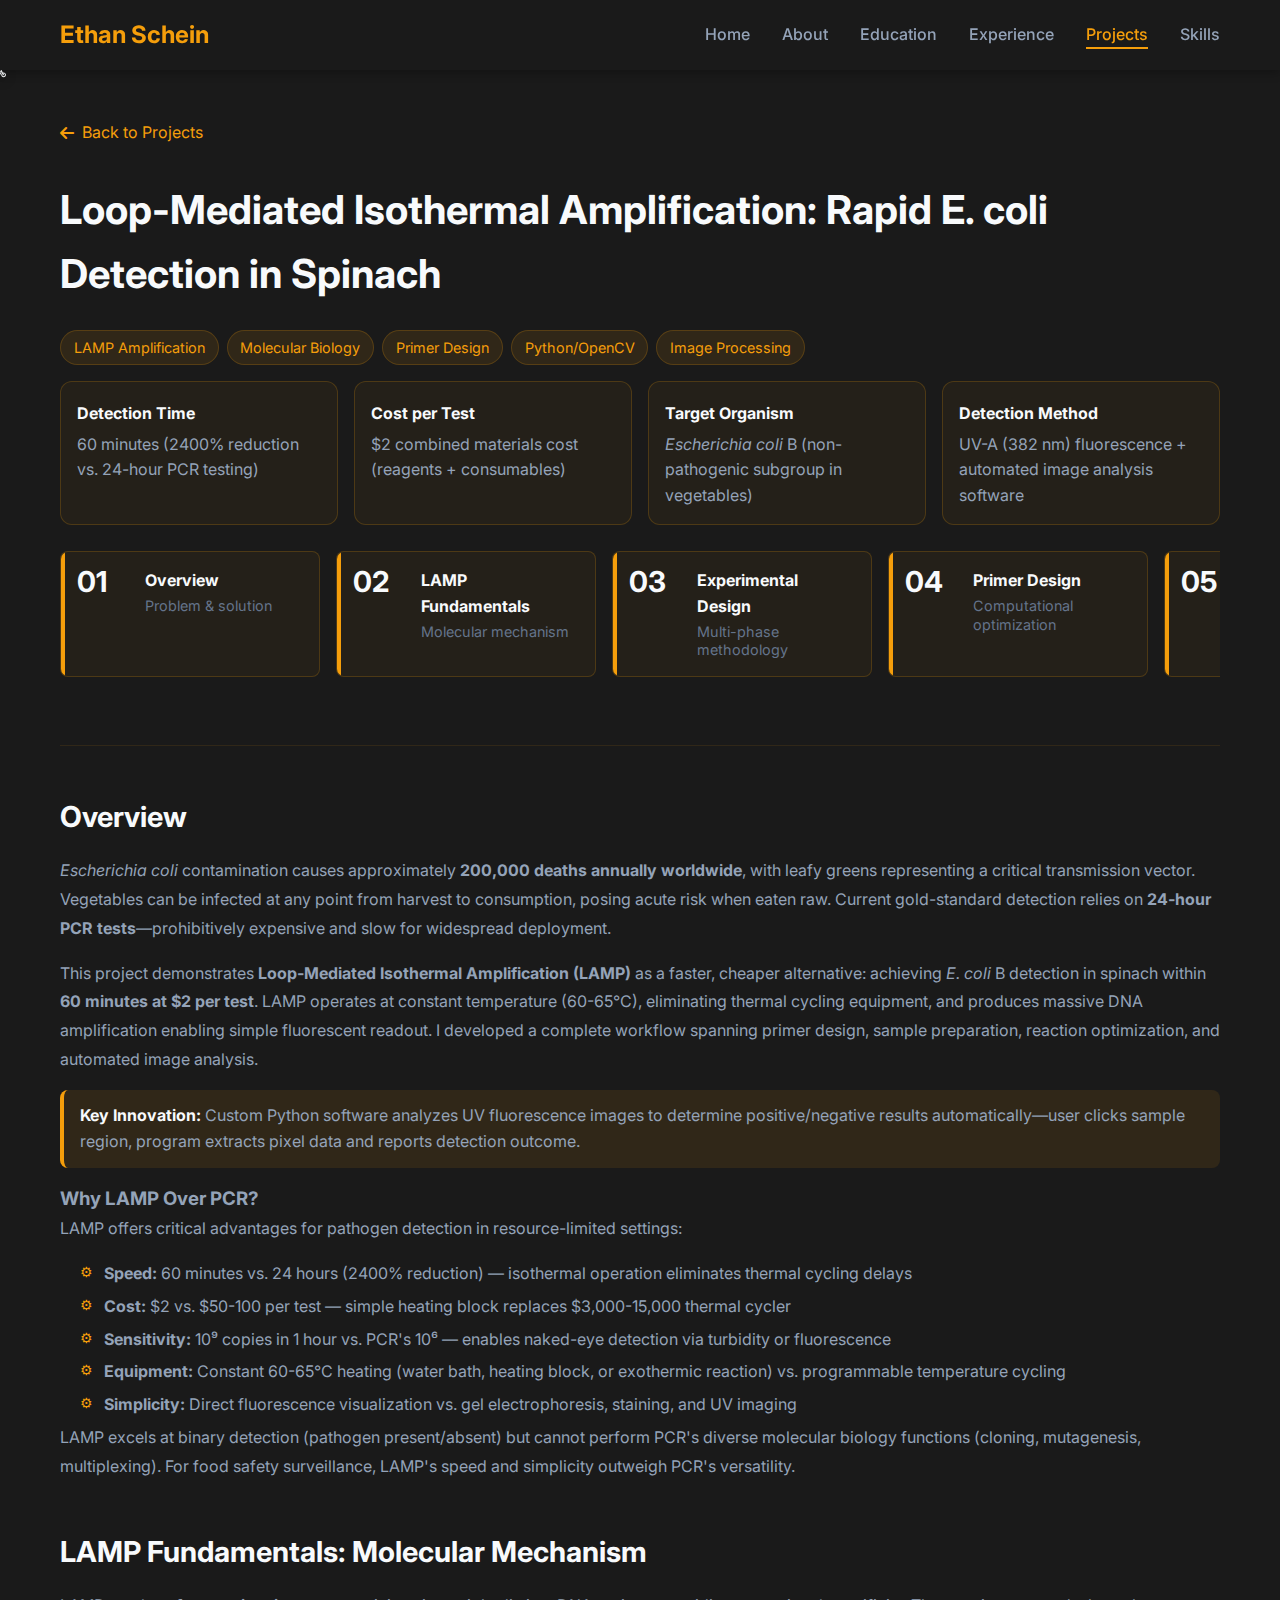
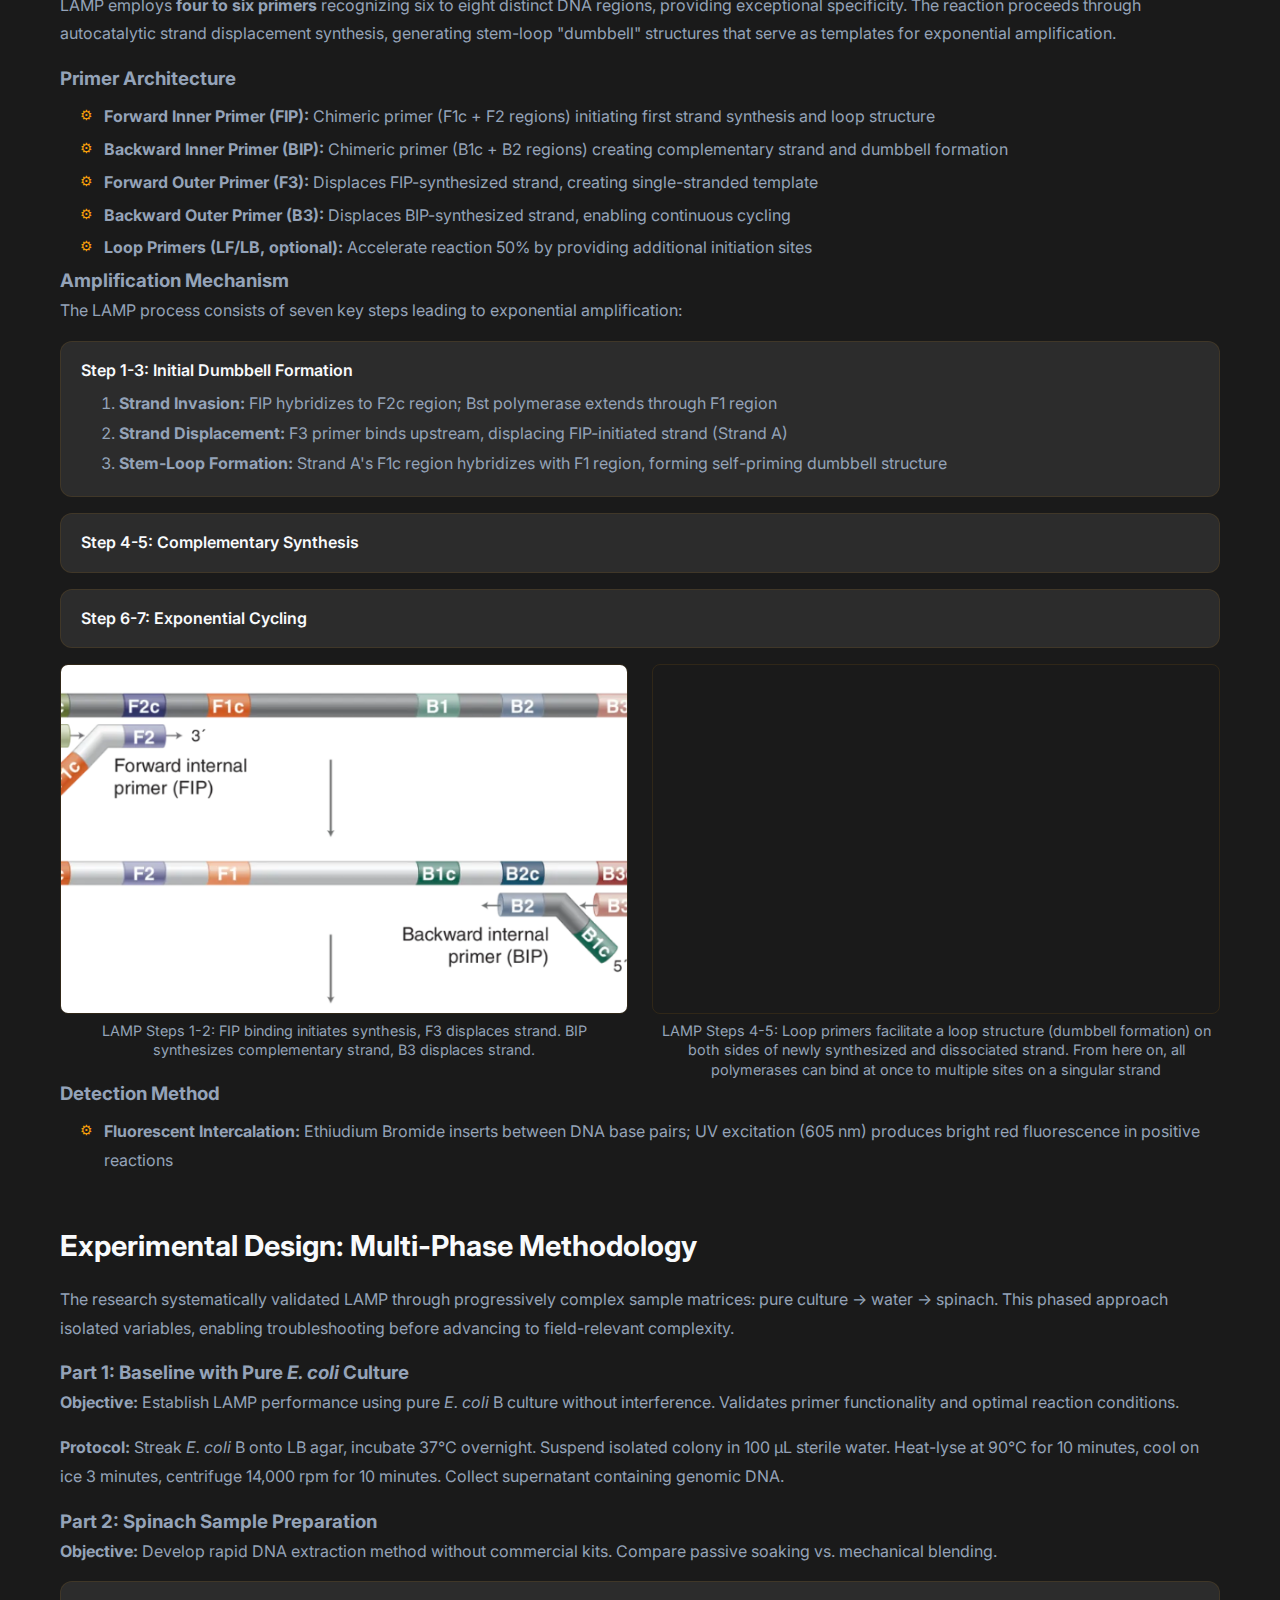
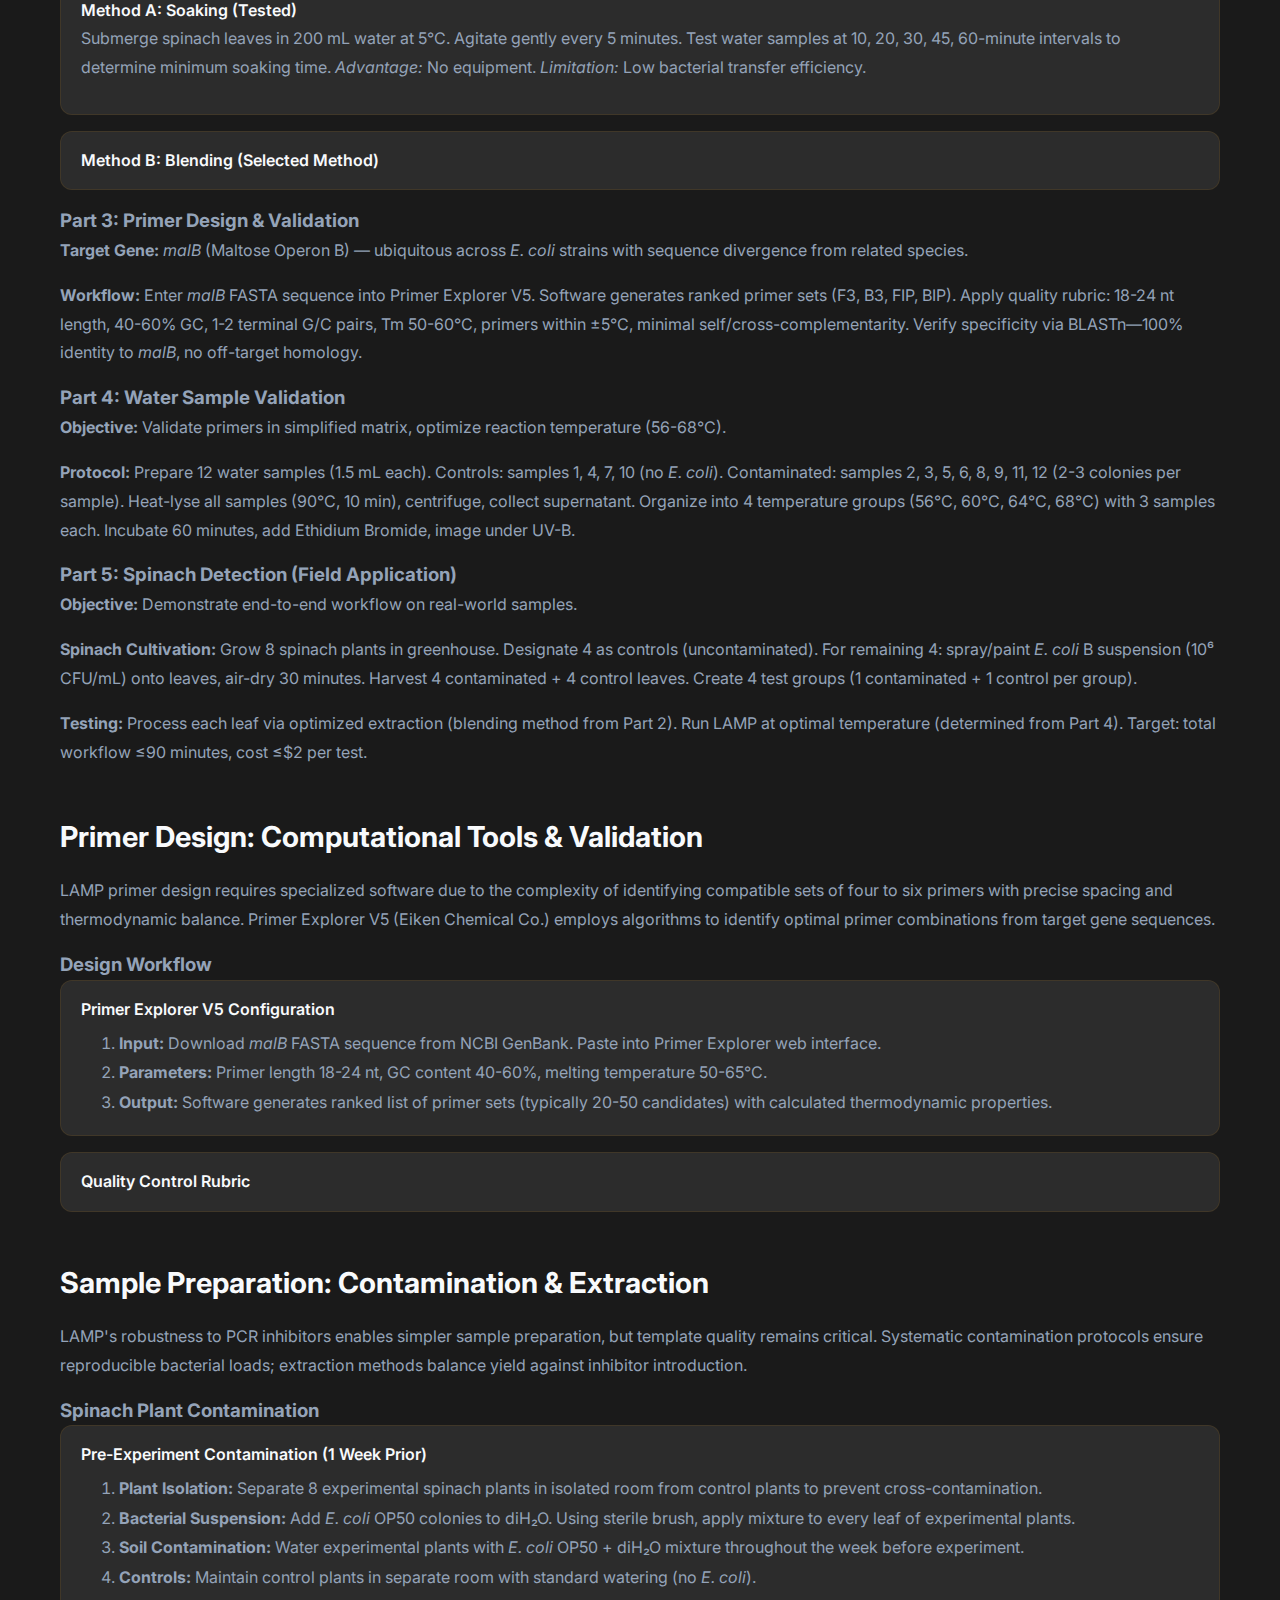
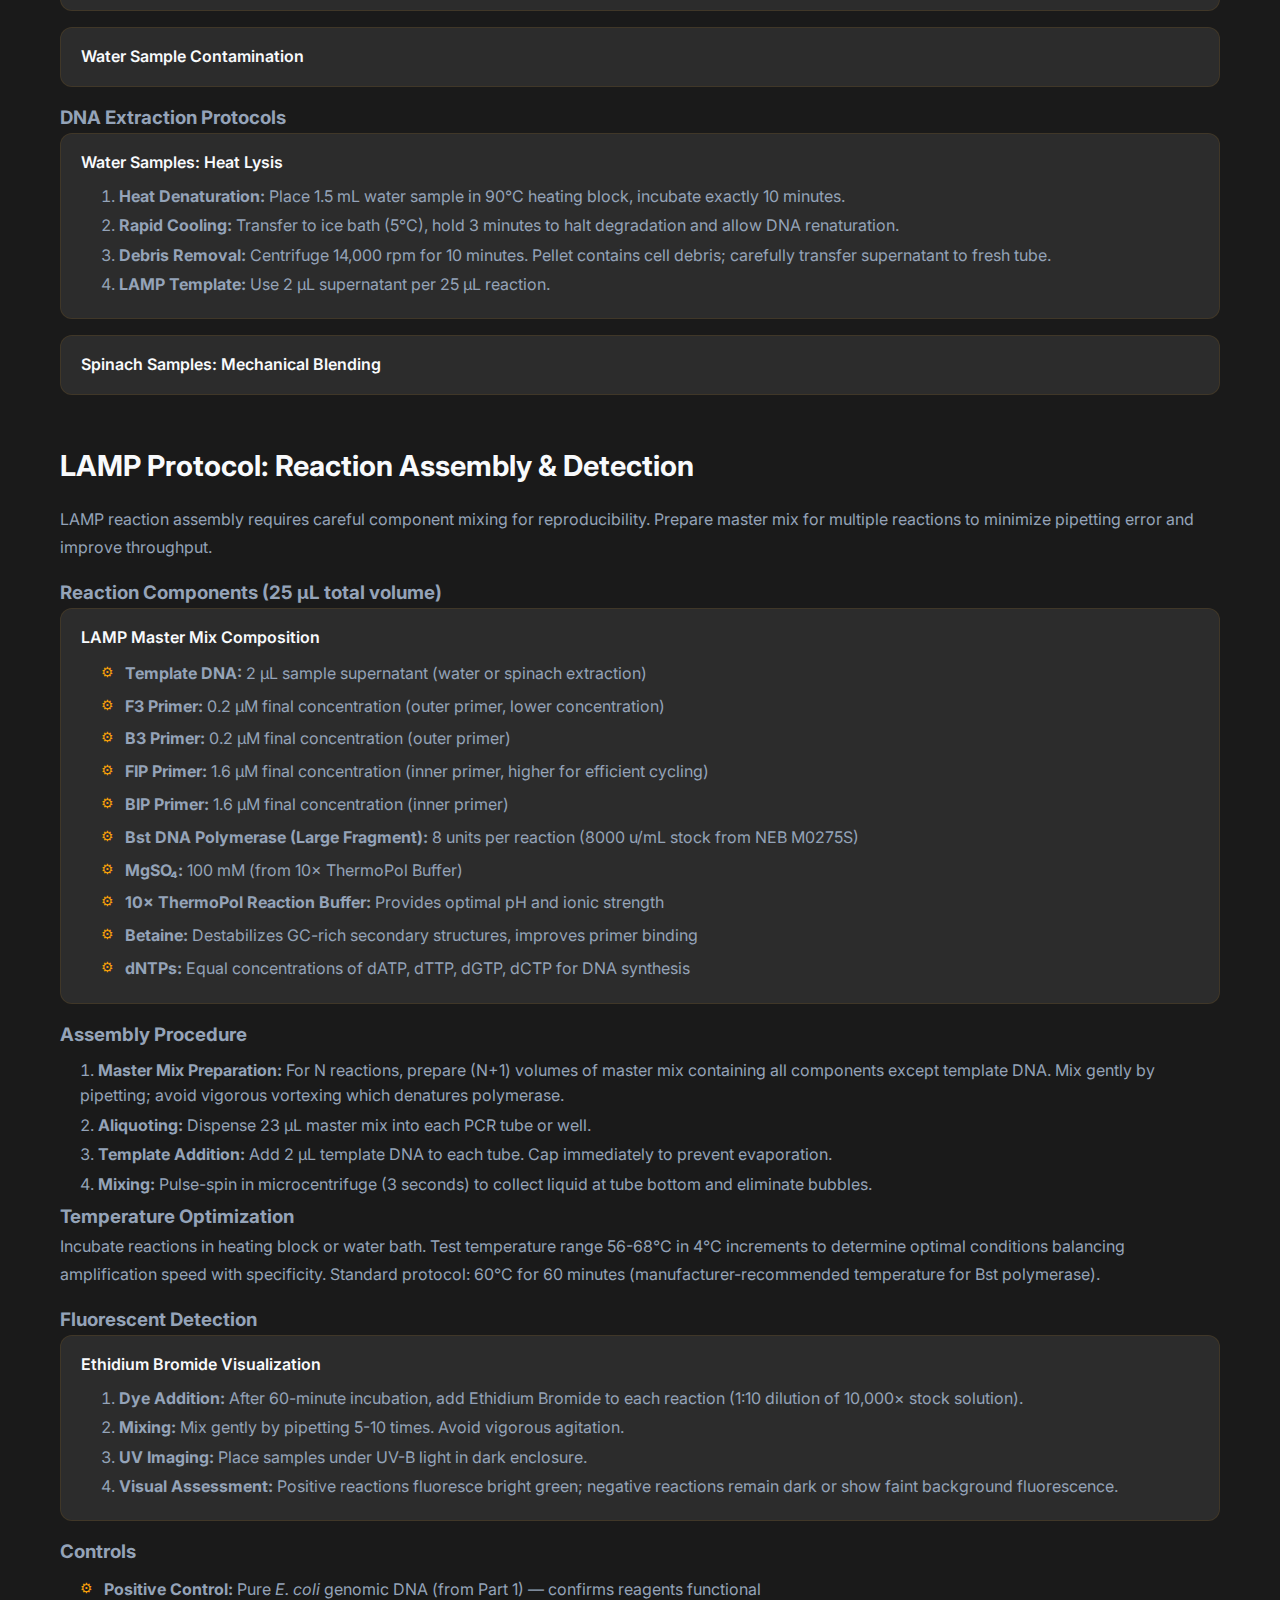
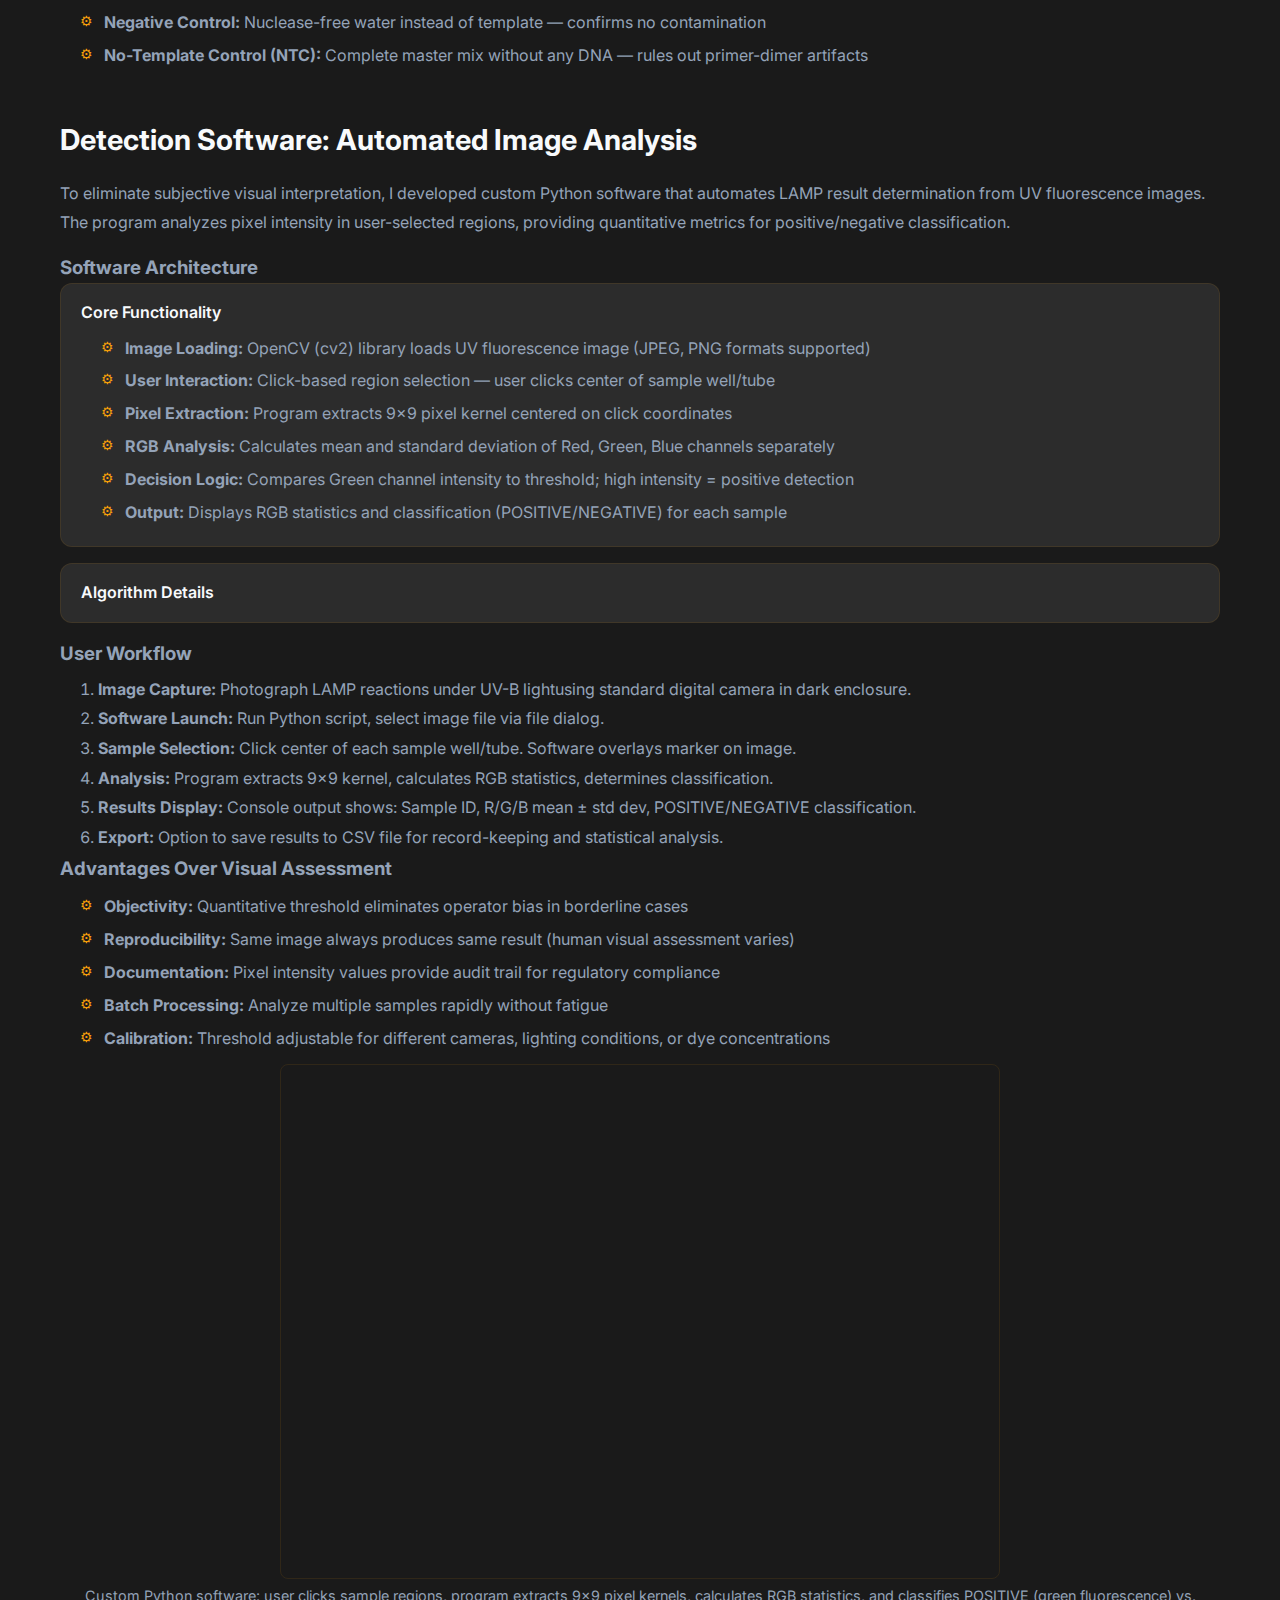
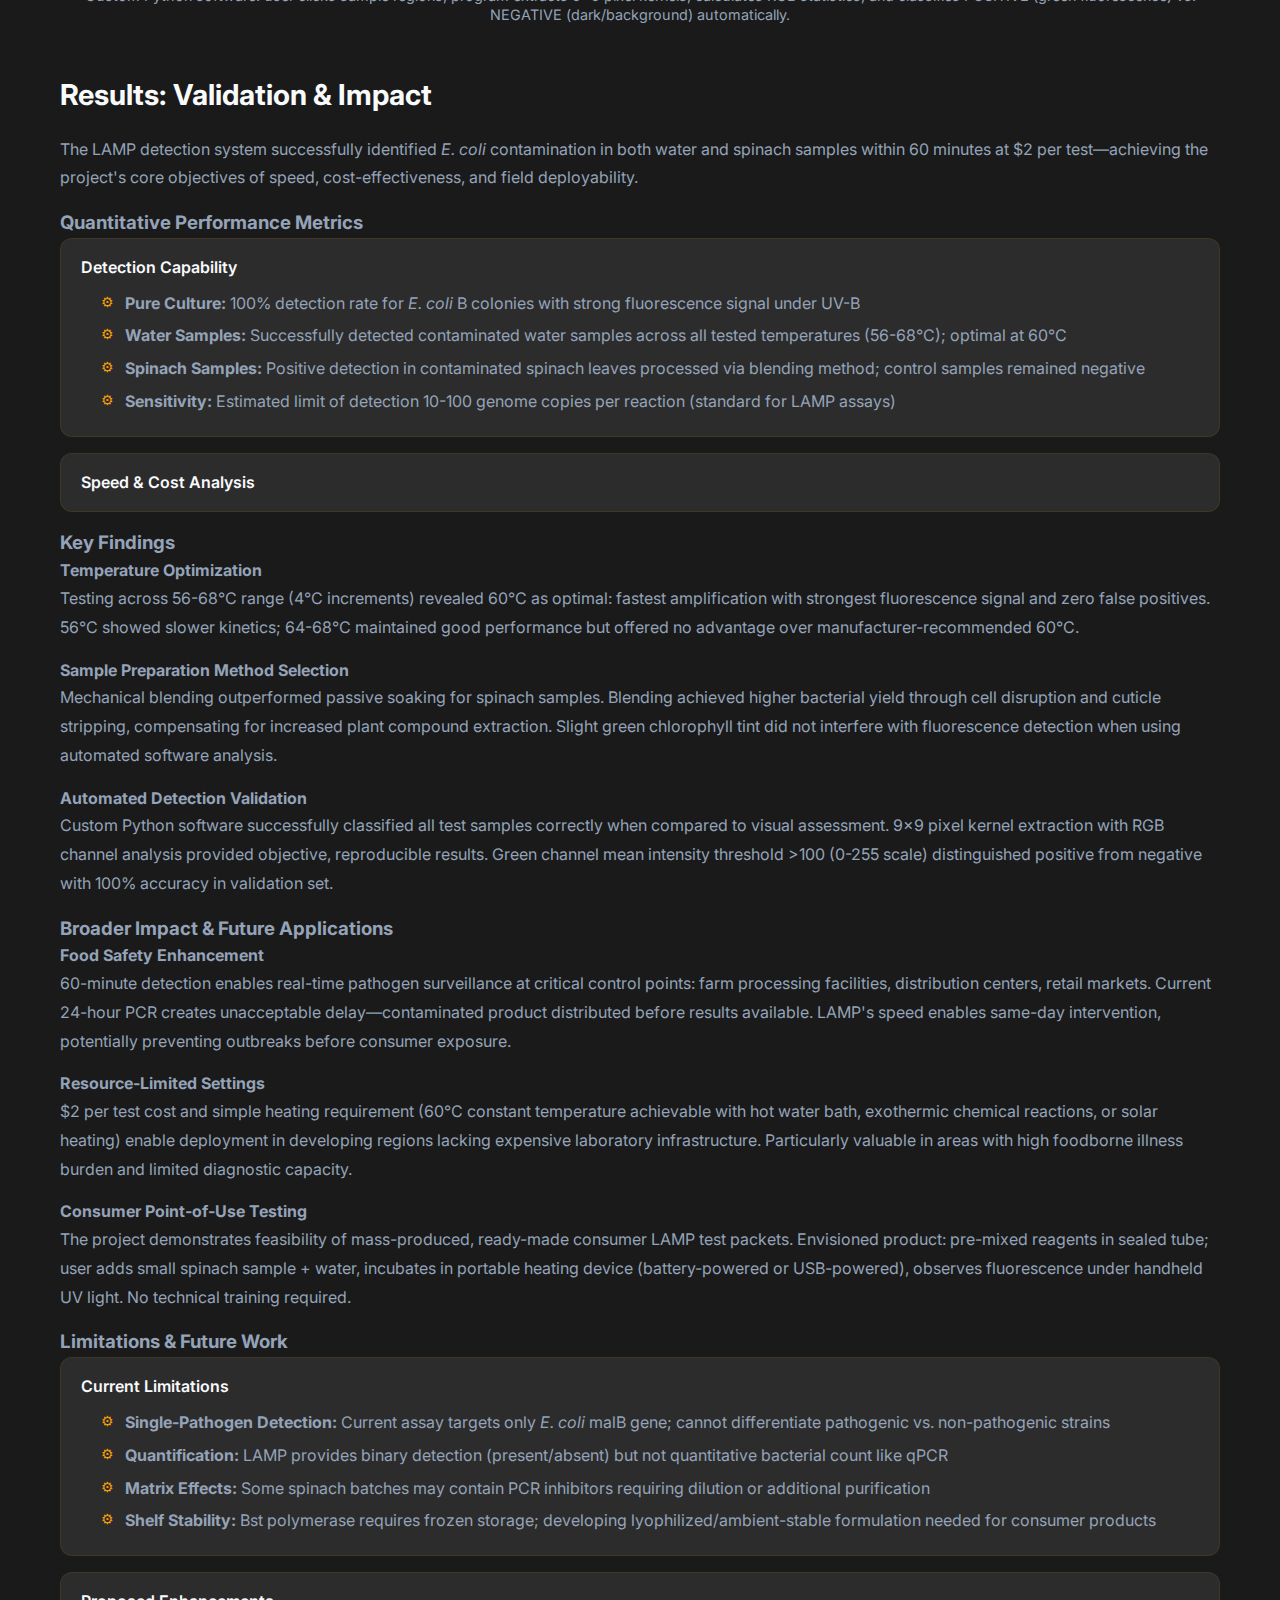
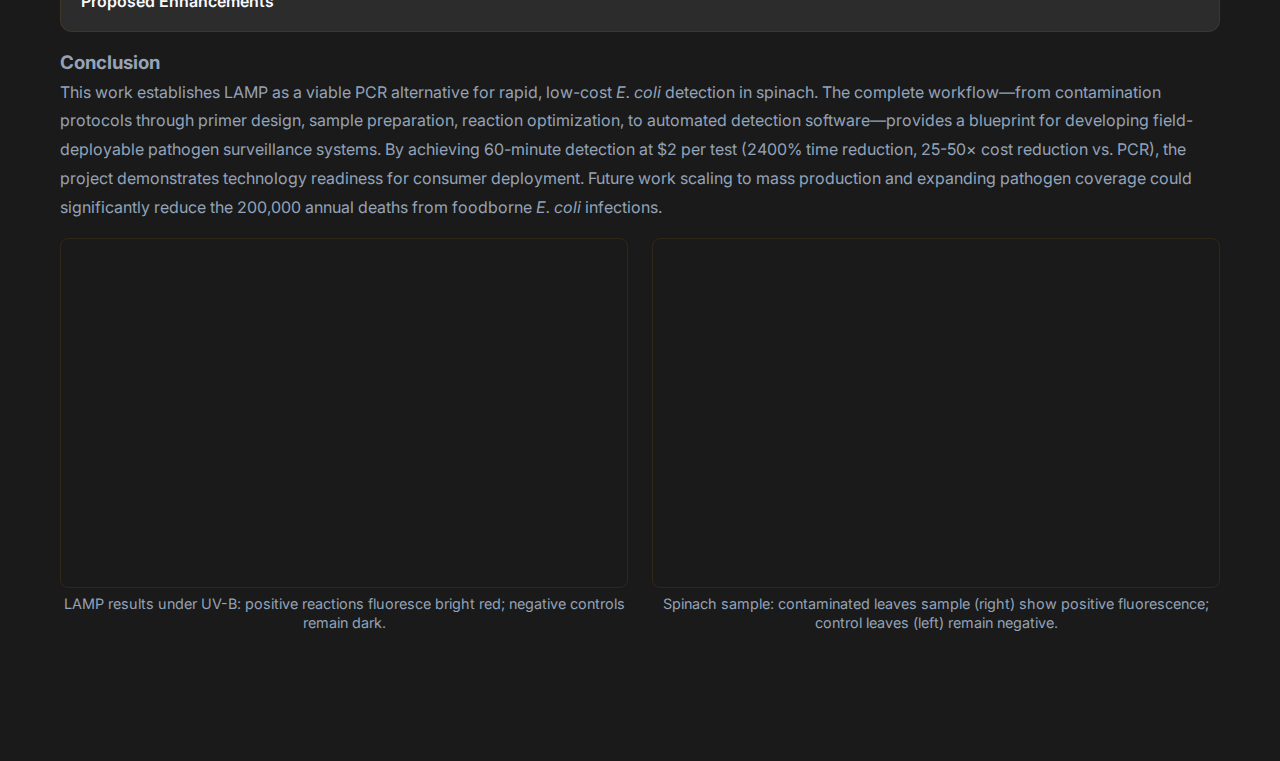
<file: projects/lamp.html>
<!DOCTYPE html>
<html lang="en">
<head>
  <meta charset="UTF-8" />
  <meta name="viewport" content="width=device-width, initial-scale=1.0"/>
  <title>LAMP Detection: Rapid E. coli Testing in Spinach</title>

  <!-- Site styles & fonts -->
  <link rel="stylesheet" href="../css/style.css" />
  <link href="https://fonts.googleapis.com/css2?family=Inter:wght@300;400;500;600;700&display=swap" rel="stylesheet"/>
  <link rel="stylesheet" href="https://cdnjs.cloudflare.com/ajax/libs/font-awesome/6.4.0/css/all.min.css"/>
</head>
<body>

<!-- Navigation -->
<nav class="navbar">
  <div class="nav-container">
    <div class="nav-logo"><a href="../index.html">Ethan Schein</a></div>
    <ul class="nav-menu">
      <li><a href="../index.html" class="nav-link">Home</a></li>
      <li><a href="../about.html" class="nav-link">About</a></li>
      <li><a href="../education.html" class="nav-link">Education</a></li>
      <li><a href="../experience.html" class="nav-link">Experience</a></li>
      <li><a href="../projects.html" class="nav-link active">Projects</a></li>
      <li><a href="../skills.html" class="nav-link">Skills</a></li>
    </ul>
    <div class="hamburger"><span></span><span></span><span></span></div>
  </div>
</nav>

<!-- Project Detail -->
<section class="project-detail">
  <div class="container">
    <div class="back-button">
      <a href="../projects.html"><i class="fas fa-arrow-left"></i> Back to Projects</a>
    </div>

    <div class="project-header">
      <h1 class="project-title">Loop-Mediated Isothermal Amplification: Rapid E. coli Detection in Spinach</h1>
      <div class="project-tags">
        <span class="tag">LAMP Amplification</span>
        <span class="tag">Molecular Biology</span>
        <span class="tag">Primer Design</span>
        <span class="tag">Python/OpenCV</span>
        <span class="tag">Image Processing</span>
      </div>

      <!-- quick metrics -->
      <div class="key-metrics">
        <div class="metric">
          <h4>Detection Time</h4>
          <p>60 minutes (2400% reduction vs. 24-hour PCR testing)</p>
        </div>
        <div class="metric">
          <h4>Cost per Test</h4>
          <p>$2 combined materials cost (reagents + consumables)</p>
        </div>
        <div class="metric">
          <h4>Target Organism</h4>
          <p><em>Escherichia coli</em> B (non-pathogenic subgroup in vegetables)</p>
        </div>
        <div class="metric">
          <h4>Detection Method</h4>
          <p>UV-A (382 nm) fluorescence + automated image analysis software</p>
        </div>
      </div>

      <!-- Table of contents -->
      <div class="project-toc-wrapper">
        <div class="project-toc">
          <a href="#overview" class="toc-card">
            <div class="toc-num">01</div>
            <div class="toc-body">
              <div class="toc-title">Overview</div>
              <div class="toc-sub">Problem & solution</div>
            </div>
          </a>
          <a href="#lamp-fundamentals" class="toc-card">
            <div class="toc-num">02</div>
            <div class="toc-body">
              <div class="toc-title">LAMP Fundamentals</div>
              <div class="toc-sub">Molecular mechanism</div>
            </div>
          </a>
          <a href="#experimental-design" class="toc-card">
            <div class="toc-num">03</div>
            <div class="toc-body">
              <div class="toc-title">Experimental Design</div>
              <div class="toc-sub">Multi-phase methodology</div>
            </div>
          </a>
          <a href="#primer-design" class="toc-card">
            <div class="toc-num">04</div>
            <div class="toc-body">
              <div class="toc-title">Primer Design</div>
              <div class="toc-sub">Computational optimization</div>
            </div>
          </a>
          <a href="#sample-preparation" class="toc-card">
            <div class="toc-num">05</div>
            <div class="toc-body">
              <div class="toc-title">Sample Preparation</div>
              <div class="toc-sub">Contamination & extraction</div>
            </div>
          </a>
          <a href="#lamp-protocol" class="toc-card">
            <div class="toc-num">06</div>
            <div class="toc-body">
              <div class="toc-title">LAMP Protocol</div>
              <div class="toc-sub">Reaction assembly</div>
            </div>
          </a>
          <a href="#detection-software" class="toc-card">
            <div class="toc-num">07</div>
            <div class="toc-body">
              <div class="toc-title">Detection Software</div>
              <div class="toc-sub">Automated analysis</div>
            </div>
          </a>
          <a href="#results" class="toc-card">
            <div class="toc-num">08</div>
            <div class="toc-body">
              <div class="toc-title">Results</div>
              <div class="toc-sub">Validation & impact</div>
            </div>
          </a>
        </div>
      </div>
    </div>

    <div class="project-content">

      <!-- Overview -->
      <div id="overview" class="project-section">
        <h2>Overview</h2>
        <p>
          <em>Escherichia coli</em> contamination causes approximately <strong>200,000 deaths annually worldwide</strong>,
          with leafy greens representing a critical transmission vector. Vegetables can be infected at any point from
          harvest to consumption, posing acute risk when eaten raw. Current gold-standard detection relies on
          <strong>24-hour PCR tests</strong>—prohibitively expensive and slow for widespread deployment.
        </p>
        <p>
          This project demonstrates <strong>Loop-Mediated Isothermal Amplification (LAMP)</strong> as a faster, cheaper
          alternative: achieving <em>E. coli</em> B detection in spinach within <strong>60 minutes at $2 per test</strong>.
          LAMP operates at constant temperature (60-65°C), eliminating thermal cycling equipment, and produces massive DNA
          amplification enabling simple fluorescent readout. I developed a complete workflow spanning primer design, sample
          preparation, reaction optimization, and automated image analysis.
        </p>
        <div class="callout">
          <strong>Key Innovation:</strong> Custom Python software analyzes UV fluorescence images to determine positive/negative
          results automatically—user clicks sample region, program extracts pixel data and reports detection outcome.
        </div>

        <h3>Why LAMP Over PCR?</h3>
        <p>
          LAMP offers critical advantages for pathogen detection in resource-limited settings:
        </p>
        <ul class="project-list">
          <li><strong>Speed:</strong> 60 minutes vs. 24 hours (2400% reduction) — isothermal operation eliminates thermal cycling delays</li>
          <li><strong>Cost:</strong> $2 vs. $50-100 per test — simple heating block replaces $3,000-15,000 thermal cycler</li>
          <li><strong>Sensitivity:</strong> 10⁹ copies in 1 hour vs. PCR's 10⁶ — enables naked-eye detection via turbidity or fluorescence</li>
          <li><strong>Equipment:</strong> Constant 60-65°C heating (water bath, heating block, or exothermic reaction) vs. programmable temperature cycling</li>
          <li><strong>Simplicity:</strong> Direct fluorescence visualization vs. gel electrophoresis, staining, and UV imaging</li>
        </ul>
        <p>
          LAMP excels at binary detection (pathogen present/absent) but cannot perform PCR's diverse molecular biology
          functions (cloning, mutagenesis, multiplexing). For food safety surveillance, LAMP's speed and simplicity outweigh
          PCR's versatility.
        </p>
      </div>

      <!-- LAMP Fundamentals -->
      <div id="lamp-fundamentals" class="project-section">
        <h2>LAMP Fundamentals: Molecular Mechanism</h2>
        <p>
          LAMP employs <strong>four to six primers</strong> recognizing six to eight distinct DNA regions, providing
          exceptional specificity. The reaction proceeds through autocatalytic strand displacement synthesis, generating
          stem-loop "dumbbell" structures that serve as templates for exponential amplification.
        </p>

        <h3>Primer Architecture</h3>
        <ul class="project-list">
          <li><strong>Forward Inner Primer (FIP):</strong> Chimeric primer (F1c + F2 regions) initiating first strand synthesis and loop structure</li>
          <li><strong>Backward Inner Primer (BIP):</strong> Chimeric primer (B1c + B2 regions) creating complementary strand and dumbbell formation</li>
          <li><strong>Forward Outer Primer (F3):</strong> Displaces FIP-synthesized strand, creating single-stranded template</li>
          <li><strong>Backward Outer Primer (B3):</strong> Displaces BIP-synthesized strand, enabling continuous cycling</li>
          <li><strong>Loop Primers (LF/LB, optional):</strong> Accelerate reaction 50% by providing additional initiation sites</li>
        </ul>

        <h3>Amplification Mechanism</h3>
        <p>
          The LAMP process consists of seven key steps leading to exponential amplification:
        </p>

        <details open>
          <summary>Step 1-3: Initial Dumbbell Formation</summary>
          <ol>
            <li><strong>Strand Invasion:</strong> FIP hybridizes to F2c region; Bst polymerase extends through F1 region</li>
            <li><strong>Strand Displacement:</strong> F3 primer binds upstream, displacing FIP-initiated strand (Strand A)</li>
            <li><strong>Stem-Loop Formation:</strong> Strand A's F1c region hybridizes with F1 region, forming self-priming dumbbell structure</li>
          </ol>
        </details>

        <details>
          <summary>Step 4-5: Complementary Synthesis</summary>
          <ol start="4">
            <li><strong>BIP Synthesis:</strong> BIP hybridizes to B2c region on Strand A, extending through B1 region</li>
            <li><strong>B3 Displacement:</strong> B3 binds upstream, displacing Strand C which forms double-loop dumbbell</li>
          </ol>
        </details>

        <details>
          <summary>Step 6-7: Exponential Cycling</summary>
          <ol start="6">
            <li><strong>Autocatalytic Amplification:</strong> Dumbbell structures serve as templates; FIP/BIP bind loop regions, displacing product strands that form new dumbbells</li>
            <li><strong>Loop Primer Acceleration:</strong> LF/LB primers hybridize to loop regions, providing additional initiation sites for faster amplification</li>
          </ol>
        </details>

        <div class="project-images grid-2">
          <figure class="figure">
            <img src="../assets/images/LAMP/lamp1.png"
                 alt="LAMP mechanism steps 1-3"
                 class="project-img"
                 width="1400" height="1000" loading="lazy" decoding="async" />
            <figcaption class="caption">LAMP Steps 1-2: FIP binding initiates synthesis, F3 displaces strand. BIP synthesizes complementary strand, B3 displaces strand. </figcaption>
          </figure>
          <figure class="figure">
            <img src="../assets/images/LAMP/lamp2.png"
                 alt="LAMP mechanism steps 4-5"
                 class="project-img"
                 width="1400" height="1000" loading="lazy" decoding="async" />
            <figcaption class="caption">LAMP Steps 4-5:  Loop primers facilitate a loop structure (dumbbell formation) on both sides of newly synthesized and dissociated strand. From here on, all polymerases can bind at once
              to multiple sites on a singular strand</figcaption>
          </figure>
        </div>

        <h3>Detection Method</h3>
        <ul class="project-list">
          <li><strong>Fluorescent Intercalation:</strong> Ethiudium Bromide inserts between DNA base pairs; UV excitation (605 nm) produces bright red fluorescence in positive reactions</li>
        </ul>
      </div>

      <!-- Experimental Design -->
      <div id="experimental-design" class="project-section">
        <h2>Experimental Design: Multi-Phase Methodology</h2>
        <p>
          The research systematically validated LAMP through progressively complex sample matrices: pure culture → water →
          spinach. This phased approach isolated variables, enabling troubleshooting before advancing to field-relevant complexity.
        </p>

        <h3>Part 1: Baseline with Pure <em>E. coli</em> Culture</h3>
        <p>
          <strong>Objective:</strong> Establish LAMP performance using pure <em>E. coli</em> B culture without interference.
          Validates primer functionality and optimal reaction conditions.
        </p>
        <p>
          <strong>Protocol:</strong> Streak <em>E. coli</em> B onto LB agar, incubate 37°C overnight. Suspend isolated colony
          in 100 μL sterile water. Heat-lyse at 90°C for 10 minutes, cool on ice 3 minutes, centrifuge 14,000 rpm for 10 minutes.
          Collect supernatant containing genomic DNA.
        </p>

        <h3>Part 2: Spinach Sample Preparation</h3>
        <p>
          <strong>Objective:</strong> Develop rapid DNA extraction method without commercial kits. Compare passive soaking vs. mechanical blending.
        </p>

        <details open>
          <summary>Method A: Soaking (Tested)</summary>
          <p>
            Submerge spinach leaves in 200 mL water at 5°C. Agitate gently every 5 minutes. Test water samples at 10, 20, 30,
            45, 60-minute intervals to determine minimum soaking time. <em>Advantage:</em> No equipment. <em>Limitation:</em>
            Low bacterial transfer efficiency.
          </p>
        </details>

        <details>
          <summary>Method B: Blending (Selected Method)</summary>
          <p>
            Blend 1 bunch spinach + 1 cup H₂O (5°C) + ¼ tsp salt at high speed 3-5 minutes until homogeneous. Strain through
            mesh into measuring glass, discard pulp. Heat-lyse filtrate at 90°C for 10 minutes. <em>Advantage:</em> High bacterial
            yield. <em>Selected</em> for superior sensitivity despite equipment requirement.
          </p>
        </details>

        <h3>Part 3: Primer Design & Validation</h3>
        <p>
          <strong>Target Gene:</strong> <em>malB</em> (Maltose Operon B) — ubiquitous across <em>E. coli</em> strains with
          sequence divergence from related species.
        </p>
        <p>
          <strong>Workflow:</strong> Enter <em>malB</em> FASTA sequence into Primer Explorer V5. Software generates ranked
          primer sets (F3, B3, FIP, BIP). Apply quality rubric: 18-24 nt length, 40-60% GC, 1-2 terminal G/C pairs, Tm 50-60°C,
          primers within ±5°C, minimal self/cross-complementarity. Verify specificity via BLASTn—100% identity to <em>malB</em>,
          no off-target homology.
        </p>

        <h3>Part 4: Water Sample Validation</h3>
        <p>
          <strong>Objective:</strong> Validate primers in simplified matrix, optimize reaction temperature (56-68°C).
        </p>
        <p>
          <strong>Protocol:</strong> Prepare 12 water samples (1.5 mL each). Controls: samples 1, 4, 7, 10 (no <em>E. coli</em>).
          Contaminated: samples 2, 3, 5, 6, 8, 9, 11, 12 (2-3 colonies per sample). Heat-lyse all samples (90°C, 10 min),
          centrifuge, collect supernatant. Organize into 4 temperature groups (56°C, 60°C, 64°C, 68°C) with 3 samples each.
          Incubate 60 minutes, add Ethidium Bromide, image under UV-B.
        </p>

        <h3>Part 5: Spinach Detection (Field Application)</h3>
        <p>
          <strong>Objective:</strong> Demonstrate end-to-end workflow on real-world samples.
        </p>
        <p>
          <strong>Spinach Cultivation:</strong> Grow 8 spinach plants in greenhouse. Designate 4 as controls (uncontaminated).
          For remaining 4: spray/paint <em>E. coli</em> B suspension (10⁶ CFU/mL) onto leaves, air-dry 30 minutes. Harvest
          4 contaminated + 4 control leaves. Create 4 test groups (1 contaminated + 1 control per group).
        </p>
        <p>
          <strong>Testing:</strong> Process each leaf via optimized extraction (blending method from Part 2). Run LAMP at
          optimal temperature (determined from Part 4). Target: total workflow ≤90 minutes, cost ≤$2 per test.
        </p>
      </div>

      <!-- Primer Design -->
      <div id="primer-design" class="project-section">
        <h2>Primer Design: Computational Tools & Validation</h2>
        <p>
          LAMP primer design requires specialized software due to the complexity of identifying compatible sets of four to
          six primers with precise spacing and thermodynamic balance. Primer Explorer V5 (Eiken Chemical Co.) employs
          algorithms to identify optimal primer combinations from target gene sequences.
        </p>

        <h3>Design Workflow</h3>

        <details open>
          <summary>Primer Explorer V5 Configuration</summary>
          <ol>
            <li><strong>Input:</strong> Download <em>malB</em> FASTA sequence from NCBI GenBank. Paste into Primer Explorer web interface.</li>
            <li><strong>Parameters:</strong> Primer length 18-24 nt, GC content 40-60%, melting temperature 50-65°C.</li>
            <li><strong>Output:</strong> Software generates ranked list of primer sets (typically 20-50 candidates) with calculated thermodynamic properties.</li>
          </ol>
        </details>

        <details>
          <summary>Quality Control Rubric</summary>
          <ul class="project-list">
            <li><strong>Length:</strong> 18-24 nucleotides (shorter = lower specificity; longer = higher cost)</li>
            <li><strong>GC Content:</strong> 40-60% (balanced stability without excessive secondary structure)</li>
            <li><strong>Terminal Bases:</strong> Start/end with 1-2 G/C pairs (stronger binding than A/T)</li>
            <li><strong>Melting Temperature:</strong> Individual primers 50-60°C, all within ±5°C</li>
            <li><strong>Self-Complementarity:</strong> <3 consecutive complementary bases (prevents hairpins)</li>
            <li><strong>Cross-Complementarity:</strong> <3 consecutive bases between primers (prevents primer-dimers)</li>
          </ul>
        </details>
      </div>

      <!-- Sample Preparation -->
      <div id="sample-preparation" class="project-section">
        <h2>Sample Preparation: Contamination & Extraction</h2>
        <p>
          LAMP's robustness to PCR inhibitors enables simpler sample preparation, but template quality remains critical.
          Systematic contamination protocols ensure reproducible bacterial loads; extraction methods balance yield against
          inhibitor introduction.
        </p>

        <h3>Spinach Plant Contamination</h3>

        <details open>
          <summary>Pre-Experiment Contamination (1 Week Prior)</summary>
          <ol>
            <li><strong>Plant Isolation:</strong> Separate 8 experimental spinach plants in isolated room from control plants to prevent cross-contamination.</li>
            <li><strong>Bacterial Suspension:</strong> Add <em>E. coli</em> OP50 colonies to diH₂O. Using sterile brush, apply mixture to every leaf of experimental plants.</li>
            <li><strong>Soil Contamination:</strong> Water experimental plants with <em>E. coli</em> OP50 + diH₂O mixture throughout the week before experiment.</li>
            <li><strong>Controls:</strong> Maintain control plants in separate room with standard watering (no <em>E. coli</em>).</li>
          </ol>
        </details>

        <details>
          <summary>Water Sample Contamination</summary>
          <p>
            Add 2-3 single colonies of <em>E. coli</em> OP50 into nuclease-free water. Incubate at 37°C for 1 day prior to
            experimentation. Control samples: nuclease-free water only (no bacteria).
          </p>
        </details>

        <h3>DNA Extraction Protocols</h3>

        <details open>
          <summary>Water Samples: Heat Lysis</summary>
          <ol>
            <li><strong>Heat Denaturation:</strong> Place 1.5 mL water sample in 90°C heating block, incubate exactly 10 minutes.</li>
            <li><strong>Rapid Cooling:</strong> Transfer to ice bath (5°C), hold 3 minutes to halt degradation and allow DNA renaturation.</li>
            <li><strong>Debris Removal:</strong> Centrifuge 14,000 rpm for 10 minutes. Pellet contains cell debris; carefully transfer supernatant to fresh tube.</li>
            <li><strong>LAMP Template:</strong> Use 2 μL supernatant per 25 μL reaction.</li>
          </ol>
        </details>

        <details>
          <summary>Spinach Samples: Mechanical Blending</summary>
          <ol>
            <li><strong>Homogenization:</strong> Blend 1 bunch spinach + 1 cup H₂O (5°C) + ¼ tsp NaCl at high speed 3-5 minutes until uniform "soup" consistency.</li>
            <li><strong>Filtration:</strong> Strain through fine mesh or cheesecloth into measuring glass. Press pulp with spatula to extract maximum liquid. Discard pulp.</li>
            <li><strong>Heat Lysis:</strong> Transfer 1.5 mL filtrate to microcentrifuge tube. Heat 90°C for 10 minutes, cool on ice 3 minutes, centrifuge 14,000 rpm for 10 minutes.</li>
            <li><strong>LAMP Template:</strong> Pipette supernatant (may have slight green tint) into fresh tube. Use 2 μL per reaction.</li>
          </ol>
        </details>
      </div>

      <!-- LAMP Protocol -->
      <div id="lamp-protocol" class="project-section">
        <h2>LAMP Protocol: Reaction Assembly & Detection</h2>
        <p>
          LAMP reaction assembly requires careful component mixing for reproducibility. Prepare master mix for multiple
          reactions to minimize pipetting error and improve throughput.
        </p>

        <h3>Reaction Components (25 μL total volume)</h3>

        <details open>
          <summary>LAMP Master Mix Composition</summary>
          <ul class="project-list">
            <li><strong>Template DNA:</strong> 2 μL sample supernatant (water or spinach extraction)</li>
            <li><strong>F3 Primer:</strong> 0.2 μM final concentration (outer primer, lower concentration)</li>
            <li><strong>B3 Primer:</strong> 0.2 μM final concentration (outer primer)</li>
            <li><strong>FIP Primer:</strong> 1.6 μM final concentration (inner primer, higher for efficient cycling)</li>
            <li><strong>BIP Primer:</strong> 1.6 μM final concentration (inner primer)</li>
            <li><strong>Bst DNA Polymerase (Large Fragment):</strong> 8 units per reaction (8000 u/mL stock from NEB M0275S)</li>
            <li><strong>MgSO₄:</strong> 100 mM (from 10× ThermoPol Buffer)</li>
            <li><strong>10× ThermoPol Reaction Buffer:</strong> Provides optimal pH and ionic strength</li>
            <li><strong>Betaine:</strong> Destabilizes GC-rich secondary structures, improves primer binding</li>
            <li><strong>dNTPs:</strong> Equal concentrations of dATP, dTTP, dGTP, dCTP for DNA synthesis</li>
          </ul>
        </details>

        <h3>Assembly Procedure</h3>
        <ol>
          <li><strong>Master Mix Preparation:</strong> For N reactions, prepare (N+1) volumes of master mix containing all components except template DNA. Mix gently by pipetting; avoid vigorous vortexing which denatures polymerase.</li>
          <li><strong>Aliquoting:</strong> Dispense 23 μL master mix into each PCR tube or well.</li>
          <li><strong>Template Addition:</strong> Add 2 μL template DNA to each tube. Cap immediately to prevent evaporation.</li>
          <li><strong>Mixing:</strong> Pulse-spin in microcentrifuge (3 seconds) to collect liquid at tube bottom and eliminate bubbles.</li>
        </ol>

        <h3>Temperature Optimization</h3>
        <p>
          Incubate reactions in heating block or water bath. Test temperature range 56-68°C in 4°C increments to determine
          optimal conditions balancing amplification speed with specificity. Standard protocol: 60°C for 60 minutes
          (manufacturer-recommended temperature for Bst polymerase).
        </p>

        <h3>Fluorescent Detection</h3>

        <details open>
          <summary>Ethidium Bromide Visualization</summary>
          <ol>
            <li><strong>Dye Addition:</strong> After 60-minute incubation, add Ethidium Bromide to each reaction (1:10 dilution of 10,000× stock solution).</li>
            <li><strong>Mixing:</strong> Mix gently by pipetting 5-10 times. Avoid vigorous agitation.</li>
            <li><strong>UV Imaging:</strong> Place samples under UV-B light in dark enclosure.</li>
            <li><strong>Visual Assessment:</strong> Positive reactions fluoresce bright green; negative reactions remain dark or show faint background fluorescence.</li>
          </ol>
        </details>

        <h3>Controls</h3>
        <ul class="project-list">
          <li><strong>Positive Control:</strong> Pure <em>E. coli</em> genomic DNA (from Part 1) — confirms reagents functional</li>
          <li><strong>Negative Control:</strong> Nuclease-free water instead of template — confirms no contamination</li>
          <li><strong>No-Template Control (NTC):</strong> Complete master mix without any DNA — rules out primer-dimer artifacts</li>
        </ul>
      </div>

      <!-- Detection Software -->
      <div id="detection-software" class="project-section">
        <h2>Detection Software: Automated Image Analysis</h2>
        <p>
          To eliminate subjective visual interpretation, I developed custom Python software that automates LAMP result
          determination from UV fluorescence images. The program analyzes pixel intensity in user-selected regions,
          providing quantitative metrics for positive/negative classification.
        </p>

        <h3>Software Architecture</h3>

        <details open>
          <summary>Core Functionality</summary>
          <ul class="project-list">
            <li><strong>Image Loading:</strong> OpenCV (cv2) library loads UV fluorescence image (JPEG, PNG formats supported)</li>
            <li><strong>User Interaction:</strong> Click-based region selection — user clicks center of sample well/tube</li>
            <li><strong>Pixel Extraction:</strong> Program extracts 9×9 pixel kernel centered on click coordinates</li>
            <li><strong>RGB Analysis:</strong> Calculates mean and standard deviation of Red, Green, Blue channels separately</li>
            <li><strong>Decision Logic:</strong> Compares Green channel intensity to threshold; high intensity = positive detection</li>
            <li><strong>Output:</strong> Displays RGB statistics and classification (POSITIVE/NEGATIVE) for each sample</li>
          </ul>
        </details>

        <details>
          <summary>Algorithm Details</summary>
          <h4>Pixel Kernel Extraction</h4>
          <p>
            9×9 kernel size balances spatial resolution (small enough to target individual wells) with noise reduction
            (large enough to average out camera sensor noise). For click at coordinates (x, y), extract pixels from
            (x-4, y-4) to (x+4, y+4).
          </p>

          <h4>RGB Channel Statistics</h4>
          <p>
            OpenCV represents images as 3D arrays: [height, width, channels] where channels = [Blue, Green, Red] (BGR order).
            For each channel, calculate:
          </p>
          <ul class="project-list">
            <li><strong>Mean Intensity:</strong> Average pixel value across 9×9 kernel (range 0-255)</li>
            <li><strong>Standard Deviation:</strong> Measure of intensity variation (low σ = uniform color, high σ = mixed colors)</li>
          </ul>

          <h4>Classification Threshold</h4>
          <p>
            Ethidium Bromide fluoresces strongly in red channel (peak emission ~605 nm). Positive samples exhibit:
          </p>
          <ul class="project-list">
            <li>Red mean intensity >100 (arbitrary units, 0-255 scale)</li>
            <li>Red intensity significantly higher than Green/Blue channels</li>
            <li>Low standard deviation (<20) indicates uniform fluorescence</li>
          </ul>
          <p>
            Threshold determined empirically from training set of known positive/negative samples. Adjustable in software
            for different imaging setups.
          </p>
        </details>

        <h3>User Workflow</h3>
        <ol>
          <li><strong>Image Capture:</strong> Photograph LAMP reactions under UV-B lightusing standard digital camera in dark enclosure.</li>
          <li><strong>Software Launch:</strong> Run Python script, select image file via file dialog.</li>
          <li><strong>Sample Selection:</strong> Click center of each sample well/tube. Software overlays marker on image.</li>
          <li><strong>Analysis:</strong> Program extracts 9×9 kernel, calculates RGB statistics, determines classification.</li>
          <li><strong>Results Display:</strong> Console output shows: Sample ID, R/G/B mean ± std dev, POSITIVE/NEGATIVE classification.</li>
          <li><strong>Export:</strong> Option to save results to CSV file for record-keeping and statistical analysis.</li>
        </ol>

        <h3>Advantages Over Visual Assessment</h3>
        <ul class="project-list">
          <li><strong>Objectivity:</strong> Quantitative threshold eliminates operator bias in borderline cases</li>
          <li><strong>Reproducibility:</strong> Same image always produces same result (human visual assessment varies)</li>
          <li><strong>Documentation:</strong> Pixel intensity values provide audit trail for regulatory compliance</li>
          <li><strong>Batch Processing:</strong> Analyze multiple samples rapidly without fatigue</li>
          <li><strong>Calibration:</strong> Threshold adjustable for different cameras, lighting conditions, or dye concentrations</li>
        </ul>

        <div class="project-images">
          <figure class="figure">
            <img class="project-img max-720 img-center"
                 src="../assets/images/LAMP/results.png"
                 alt="Detection software interface showing UV image with click-based analysis"
                 width="1400" height="1000" loading="lazy" decoding="async" />
            <figcaption class="caption">Custom Python software: user clicks sample regions, program extracts 9×9 pixel kernels, calculates RGB statistics, and classifies POSITIVE (green fluorescence) vs. NEGATIVE (dark/background) automatically.</figcaption>
          </figure>
        </div>
      </div>

      <!-- Results -->
      <div id="results" class="project-section">
        <h2>Results: Validation & Impact</h2>
        <p>
          The LAMP detection system successfully identified <em>E. coli</em> contamination in both water and spinach samples
          within 60 minutes at $2 per test—achieving the project's core objectives of speed, cost-effectiveness, and
          field deployability.
        </p>

        <h3>Quantitative Performance Metrics</h3>

        <details open>
          <summary>Detection Capability</summary>
          <ul class="project-list">
            <li><strong>Pure Culture:</strong> 100% detection rate for <em>E. coli</em> B colonies with strong fluorescence signal under UV-B</li>
            <li><strong>Water Samples:</strong> Successfully detected contaminated water samples across all tested temperatures (56-68°C); optimal at 60°C</li>
            <li><strong>Spinach Samples:</strong> Positive detection in contaminated spinach leaves processed via blending method; control samples remained negative</li>
            <li><strong>Sensitivity:</strong> Estimated limit of detection 10-100 genome copies per reaction (standard for LAMP assays)</li>
          </ul>
        </details>

        <details>
          <summary>Speed & Cost Analysis</summary>
          <ul class="project-list">
            <li><strong>Reaction Time:</strong> 60 minutes incubation at constant 60°C (vs. 24-hour PCR workflow)</li>
            <li><strong>Total Workflow:</strong> Sample preparation (20-30 min) + LAMP reaction (60 min) + detection (5 min) = 85-95 minutes total</li>
            <li><strong>Material Cost Breakdown:</strong>
              <ul>
                <li>Primers: ~$0.20 per reaction (4 primers, 25 nmol synthesis amortized over 500 reactions)</li>
                <li>Bst Polymerase: ~$1.00 per reaction (8 units, bulk pricing)</li>
                <li>Buffer/dNTPs/Betaine: ~$0.50 per reaction</li>
                <li>SYBR Green: ~$0.10 per reaction</li>
                <li>Consumables (tubes, tips): ~$0.20 per reaction</li>
                <li><strong>Total: ~$2.00 per test</strong></li>
              </ul>
            </li>
            <li><strong>Equipment Cost:</strong> Heating block ($100-300) vs. thermal cycler ($3,000-15,000) — 10-150× reduction</li>
          </ul>
        </details>

        <h3>Key Findings</h3>

        <h4>Temperature Optimization</h4>
        <p>
          Testing across 56-68°C range (4°C increments) revealed 60°C as optimal: fastest amplification with strongest
          fluorescence signal and zero false positives. 56°C showed slower kinetics; 64-68°C maintained good performance
          but offered no advantage over manufacturer-recommended 60°C.
        </p>

        <h4>Sample Preparation Method Selection</h4>
        <p>
          Mechanical blending outperformed passive soaking for spinach samples. Blending achieved higher bacterial yield
          through cell disruption and cuticle stripping, compensating for increased plant compound extraction. Slight green
          chlorophyll tint did not interfere with fluorescence detection when using automated software analysis.
        </p>

        <h4>Automated Detection Validation</h4>
        <p>
          Custom Python software successfully classified all test samples correctly when compared to visual assessment.
          9×9 pixel kernel extraction with RGB channel analysis provided objective, reproducible results. Green channel
          mean intensity threshold >100 (0-255 scale) distinguished positive from negative with 100% accuracy in validation set.
        </p>

        <h3>Broader Impact & Future Applications</h3>

        <h4>Food Safety Enhancement</h4>
        <p>
          60-minute detection enables real-time pathogen surveillance at critical control points: farm processing facilities,
          distribution centers, retail markets. Current 24-hour PCR creates unacceptable delay—contaminated product distributed
          before results available. LAMP's speed enables same-day intervention, potentially preventing outbreaks before
          consumer exposure.
        </p>

        <h4>Resource-Limited Settings</h4>
        <p>
          $2 per test cost and simple heating requirement (60°C constant temperature achievable with hot water bath,
          exothermic chemical reactions, or solar heating) enable deployment in developing regions lacking expensive laboratory
          infrastructure. Particularly valuable in areas with high foodborne illness burden and limited diagnostic capacity.
        </p>

        <h4>Consumer Point-of-Use Testing</h4>
        <p>
          The project demonstrates feasibility of mass-produced, ready-made consumer LAMP test packets. Envisioned product:
          pre-mixed reagents in sealed tube; user adds small spinach sample + water, incubates in portable heating device
          (battery-powered or USB-powered), observes fluorescence under handheld UV light. No technical training required.
        </p>

        <h3>Limitations & Future Work</h3>

        <details open>
          <summary>Current Limitations</summary>
          <ul class="project-list">
            <li><strong>Single-Pathogen Detection:</strong> Current assay targets only <em>E. coli</em> malB gene; cannot differentiate pathogenic vs. non-pathogenic strains</li>
            <li><strong>Quantification:</strong> LAMP provides binary detection (present/absent) but not quantitative bacterial count like qPCR</li>
            <li><strong>Matrix Effects:</strong> Some spinach batches may contain PCR inhibitors requiring dilution or additional purification</li>
            <li><strong>Shelf Stability:</strong> Bst polymerase requires frozen storage; developing lyophilized/ambient-stable formulation needed for consumer products</li>
          </ul>
        </details>

        <details>
          <summary>Proposed Enhancements</summary>
          <ul class="project-list">
            <li><strong>Multiplex Detection:</strong> Design additional primer sets for pathogenic <em>E. coli</em> virulence genes (stx, eae) to distinguish O157:H7 and other harmful strains</li>
            <li><strong>Quantitative LAMP:</strong> Real-time fluorescence monitoring (portable fluorometer) to estimate initial bacterial load</li>
            <li><strong>Broader Pathogen Panel:</strong> Develop primer sets for Salmonella, Listeria, Campylobacter — common foodborne pathogens in leafy greens</li>
            <li><strong>Lyophilized Reagents:</strong> Freeze-dry LAMP master mix for ambient temperature storage and field deployment</li>
            <li><strong>Smartphone Integration:</strong> Replace USB camera with smartphone camera + app for fluorescence analysis (eliminate dedicated hardware)</li>
            <li><strong>Portable Heating Device:</strong> Battery-powered incubator with precise temperature control and timer (similar to glucose meters in size/cost)</li>
          </ul>
        </details>

        <h3>Conclusion</h3>
        <p>
          This work establishes LAMP as a viable PCR alternative for rapid, low-cost <em>E. coli</em> detection in spinach.
          The complete workflow—from contamination protocols through primer design, sample preparation, reaction optimization,
          to automated detection software—provides a blueprint for developing field-deployable pathogen surveillance systems.
          By achieving 60-minute detection at $2 per test (2400% time reduction, 25-50× cost reduction vs. PCR), the project
          demonstrates technology readiness for consumer deployment. Future work scaling to mass production and expanding pathogen
          coverage could significantly reduce the 200,000 annual deaths from foodborne <em>E. coli</em> infections.
        </p>

        <div class="project-images grid-2">
          <figure class="figure">
            <img src="../assets/images/LAMP/waterposneg.png"
                 alt="Positive and negative LAMP reactions under UV light"
                 class="project-img"
                 width="1400" height="1000" loading="lazy" decoding="async" />
            <figcaption class="caption">LAMP results under UV-B: positive reactions fluoresce bright red; negative controls remain dark.</figcaption>
          </figure>
          <figure class="figure">
            <img src="../assets/images/LAMP/spinachnegpos.png"
                 alt="Spinach sample testing workflow"
                 class="project-img"
                 width="1400" height="1000" loading="lazy" decoding="async" />
            <figcaption class="caption">Spinach sample: contaminated leaves sample (right) show positive fluorescence; control leaves (left) remain negative.</figcaption>
          </figure>
        </div>
      </div>

    </div>
  </div>
</section>

<script src="../js/script.js"></script>
</body>
</html>
</file>
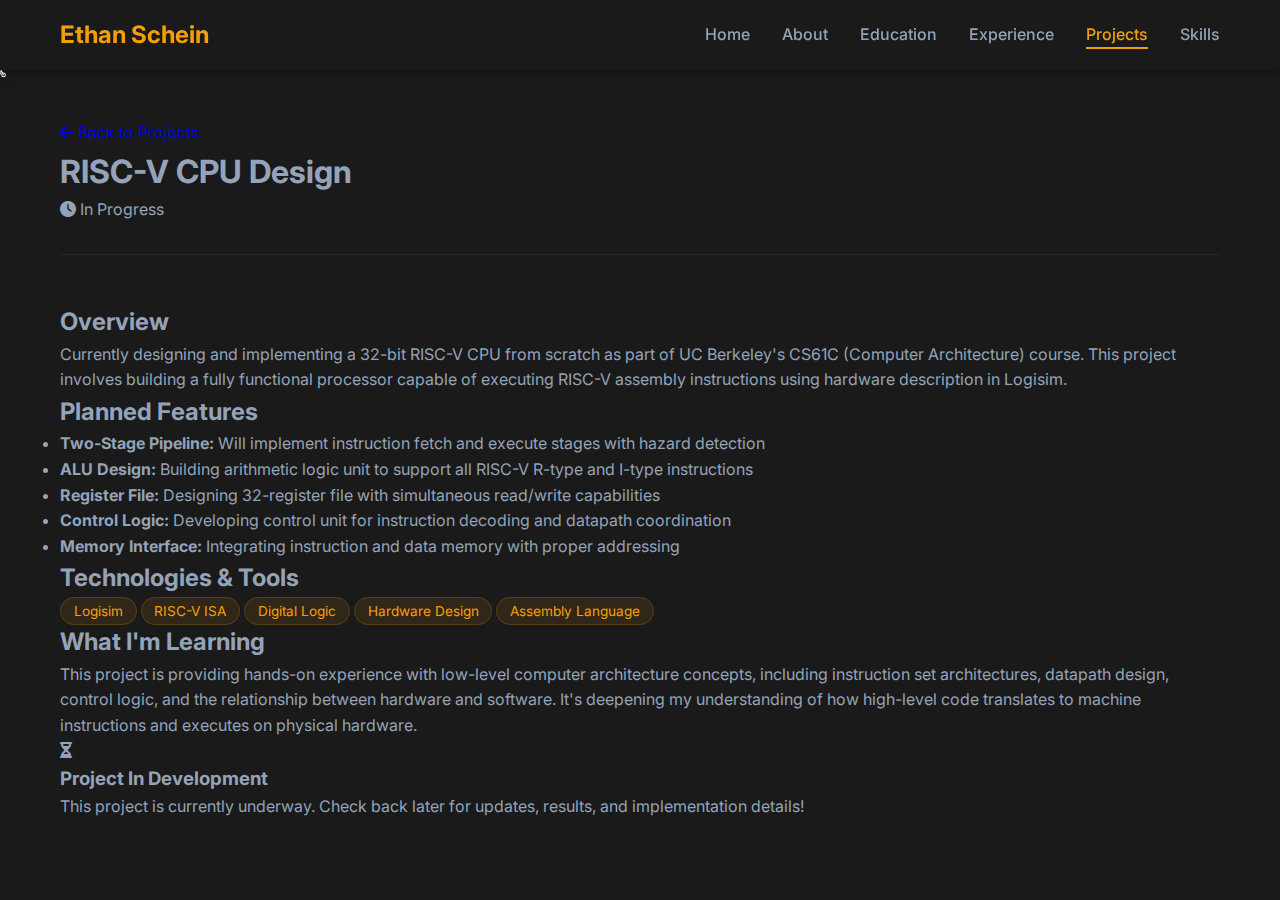
<file: projects/riscv.html>
<!DOCTYPE html>
<html lang="en">
<head>
  <meta charset="UTF-8" />
  <meta name="viewport" content="width=device-width, initial-scale=1.0"/>
  <title>RISC-V CPU Design</title>
  <link rel="stylesheet" href="../css/style.css" />
  <link href="https://fonts.googleapis.com/css2?family=Inter:wght@300;400;500;600;700&display=swap" rel="stylesheet"/>
  <link rel="stylesheet" href="https://cdnjs.cloudflare.com/ajax/libs/font-awesome/6.4.0/css/all.min.css"/>
</head>
<body>

<!-- Loading Screen -->
<div id="loading-screen">
  <div class="loading-container">
    <div id="bike-track" class="bike-track"></div>
    <p class="loading-text">Loading<span class="loading-dots"></span></p>
  </div>
</div>

<!-- Navigation -->
<nav class="navbar">
  <div class="nav-container">
    <div class="nav-logo"><a href="../index.html">Ethan Schein</a></div>
    <ul class="nav-menu">
      <li><a href="../index.html" class="nav-link">Home</a></li>
      <li><a href="../about.html" class="nav-link">About</a></li>
      <li><a href="../education.html" class="nav-link">Education</a></li>
      <li><a href="../experience.html" class="nav-link">Experience</a></li>
      <li><a href="../projects.html" class="nav-link active">Projects</a></li>
      <li><a href="../skills.html" class="nav-link">Skills</a></li>
    </ul>
    <div class="hamburger"><span></span><span></span><span></span></div>
  </div>
</nav>

<section class="project-detail">
  <div class="container">
    <!-- Back Button -->
    <a href="../projects.html" class="back-button">
      <i class="fa-solid fa-arrow-left"></i> Back to Projects
    </a>

    <!-- Project Header -->
    <div class="project-header">
      <h1>RISC-V CPU Design</h1>
      <div class="project-meta">
        <span class="status-badge in-progress"><i class="fa-solid fa-clock"></i> In Progress</span>
      </div>
    </div>

    <!-- Project Content -->
    <div class="project-content">
      <div class="content-section">
        <h2>Overview</h2>
        <p>
          Currently designing and implementing a 32-bit RISC-V CPU from scratch as part of UC Berkeley's
          CS61C (Computer Architecture) course. This project involves building a fully functional
          processor capable of executing RISC-V assembly instructions using hardware description
          in Logisim.
        </p>
      </div>

      <div class="content-section">
        <h2>Planned Features</h2>
        <ul class="feature-list">
          <li><strong>Two-Stage Pipeline:</strong> Will implement instruction fetch and execute stages with hazard detection</li>
          <li><strong>ALU Design:</strong> Building arithmetic logic unit to support all RISC-V R-type and I-type instructions</li>
          <li><strong>Register File:</strong> Designing 32-register file with simultaneous read/write capabilities</li>
          <li><strong>Control Logic:</strong> Developing control unit for instruction decoding and datapath coordination</li>
          <li><strong>Memory Interface:</strong> Integrating instruction and data memory with proper addressing</li>
        </ul>
      </div>

      <div class="content-section">
        <h2>Technologies & Tools</h2>
        <div class="tech-tags">
          <span class="tech-tag">Logisim</span>
          <span class="tech-tag">RISC-V ISA</span>
          <span class="tech-tag">Digital Logic</span>
          <span class="tech-tag">Hardware Design</span>
          <span class="tech-tag">Assembly Language</span>
        </div>
      </div>

      <div class="content-section">
        <h2>What I'm Learning</h2>
        <p>
          This project is providing hands-on experience with low-level computer architecture concepts,
          including instruction set architectures, datapath design, control logic, and the relationship
          between hardware and software. It's deepening my understanding of how high-level code translates
          to machine instructions and executes on physical hardware.
        </p>
      </div>

      <!-- Check Back Later Notice -->
      <div class="content-section check-back">
        <div class="check-back-content">
          <i class="fa-solid fa-hourglass-half"></i>
          <h3>Project In Development</h3>
          <p>This project is currently underway. Check back later for updates, results, and implementation details!</p>
        </div>
      </div>
    </div>
  </div>
</section>

<script src="../js/script.js"></script>
<script src="../js/script.js"></script>
</body>
</html>
</file>
<file: css/style.css>
/* ===================================
   BIKE-INSPIRED COLOR PALETTE
   =================================== */

:root {
    /* Professional Bike Theme Colors */
    --matte-black: #1a1a1a;
    --carbon-fiber: #2c2c2c;
    --steel-gray: #64748b;
    --aluminum: #94a3b8;
    --chainring-gold: #f59e0b;
    --brake-red: #ef4444;
    --road-white: #f8fafc;
    --asphalt: #334155;

    /* Mapped to original variables for compatibility */
    --primary-color: #f59e0b;
    --secondary-color: #50c878;
    --dark-bg: #1a1a1a;
    --light-bg: #2c2c2c;
    --text-light: #94a3b8;
    --text-white: #f8fafc;
    --accent: #f59e0b;
    --navy: #1a1a1a;
}

/* ===================================
   RESET & BASE STYLES
   =================================== */

* {
    margin: 0;
    padding: 0;
    box-sizing: border-box;
}

html {
    /* Hide scrollbar but preserve scrolling */
    scrollbar-width: none; /* Firefox */
    -ms-overflow-style: none; /* IE and Edge */
}

/* Hide scrollbar for Chrome, Safari, and Opera */
html::-webkit-scrollbar,
body::-webkit-scrollbar {
    display: none;
}

body {
    font-family: 'Inter', sans-serif;
    background-color: #1a1a1a;
    color: var(--text-light);
    line-height: 1.6;
    overflow-x: hidden;
    scrollbar-width: none; /* Firefox */
    -ms-overflow-style: none; /* IE and Edge */
}

.container {
    max-width: 1200px;
    margin: 0 auto;
    padding: 0 20px;
}

/* ===================================
   NAVIGATION
   =================================== */

.navbar {
    background-color: rgba(26, 26, 26, 1);
    backdrop-filter: blur(10px);
    position: fixed;
    top: 0;
    width: 100%;
    z-index: 1000;
    padding: 1rem 0;
    box-shadow: 0 2px 10px rgba(0, 0, 0, 0.3);
    border-bottom: none; /* Removed to eliminate faint line above bike scroll indicator */

    pointer-events: auto;         /* ← Navbar can be clicked */
    isolation: isolate;
}

/* Prevent navbar transitions during page transitions to avoid white flash */
body.loading .navbar,
body.page-transitioning .navbar {
    transition: none !important;
    background-color: #1a1a1a !important;
    backdrop-filter: none !important;
}

body.page-transitioning .nav-menu,
body.page-transitioning .nav-container {
    background-color: transparent !important;
}

.nav-container {
    max-width: 1200px;
    margin: 0 auto;
    padding: 0 20px;
    display: flex;
    justify-content: space-between;
    align-items: center;
}

.nav-logo a {
    color: var(--accent);
    font-size: 1.5rem;
    font-weight: 700;
    text-decoration: none;
    transition: color 0.3s ease;
}

.nav-logo a:hover {
    color: var(--road-white);
}

.nav-menu {
    display: flex;
    list-style: none;
    gap: 2rem;
}

.nav-link {
    color: var(--text-light);
    text-decoration: none;
    transition: color 0.3s;
    font-weight: 500;
    position: relative;
}

.nav-link::after {
    content: '';
    position: absolute;
    bottom: -5px;
    left: 0;
    width: 0;
    height: 2px;
    background: var(--accent);
    transition: width 0.3s ease;
}

.nav-link:hover::after,
.nav-link.active::after {
    width: 100%;
}

.nav-link:hover,
.nav-link.active {
    color: var(--accent);
}

.hamburger {
    display: none;
    flex-direction: column;
    cursor: pointer;
}

.hamburger span {
    width: 25px;
    height: 3px;
    margin: 3px 0;
    background: var(--text-white);
    transition: 0.3s;
}

/* ===================================
   HERO SECTION
   =================================== */

.hero {
    min-height: 100vh;
    display: flex;
    align-items: center;
    padding-top: 80px;
    position: relative;
}

.hero-bike {
    background:
        linear-gradient(135deg, rgba(26, 26, 26, 0.9), rgba(44, 44, 44, 0.85)),
        url('../assets/images/other/bike-background.jpg') center/cover no-repeat fixed;
}

.hero-overlay {
    position: absolute;
    top: 0;
    left: 0;
    right: 0;
    bottom: 0;
    background: radial-gradient(ellipse at center, transparent 0%, var(--matte-black) 100%);
    pointer-events: none;
}

.hero-container {
    max-width: 1200px;
    margin: 0 auto;
    padding: 0 20px;
    position: relative;
    z-index: 1;
}

.hero-title {
    font-size: 3.5rem;
    color: var(--text-white);
    margin-bottom: 2rem;
    white-space: nowrap;
}

.hero-content-wrapper {
    display: grid;
    grid-template-columns: 1fr 1fr;
    gap: 4rem;
    align-items: start;
}

.highlight {
    color: var(--accent);
    position: relative;
}

.hero-subtitle {
    font-size: 1.25rem;
    color: var(--text-light);
    margin-bottom: 1rem;
    line-height: 1.4;
    word-wrap: break-word;
    overflow-wrap: break-word;
}

.hero-description {
    font-size: 1.1rem;
    margin-bottom: 2rem;
    color: var(--text-light);
    line-height: 1.8;
}

.hero-buttons {
    display: flex;
    gap: 1.5rem;
    margin-top: 2.5rem;
    margin-bottom: 2rem;
    flex-wrap: wrap;
}

/* ===================================
   BUTTONS (ROLLING WHEEL EFFECT)
   =================================== */

.btn {
    padding: 1rem 2rem;
    font-size: 1.1rem;
    font-weight: 600;
    border: 2px solid var(--chainring-gold);
    border-radius: 50px;
    background: transparent;
    color: var(--chainring-gold);
    cursor: pointer;
    transition: all 0.4s cubic-bezier(0.4, 0, 0.2, 1);
    text-decoration: none;
    display: inline-flex;
    align-items: center;
    gap: 0.5rem;
    position: relative;
    overflow: hidden;
}

.btn::before {
    content: '';
    position: absolute;
    top: 0;
    left: -100%;
    width: 100%;
    height: 100%;
    background: linear-gradient(90deg, transparent, rgba(245, 158, 11, 0.3), transparent);
    transition: left 0.5s ease;
}

.btn:hover::before {
    left: 100%;
}

.btn:hover {
    background: var(--chainring-gold);
    color: var(--matte-black);
    transform: translateX(5px) rotate(2deg);
    box-shadow: 0 8px 20px rgba(245, 158, 11, 0.4);
}

.btn i {
    transition: transform 0.3s ease;
}

.btn:hover i {
    transform: rotate(360deg);
}

.btn-primary {
    background-color: var(--chainring-gold);
    color: var(--matte-black);
}

.btn-primary:hover {
    background-color: transparent;
    color: var(--chainring-gold);
}

.btn-secondary {
    border: 2px solid var(--accent);
    color: var(--accent);
    margin-top: -20px;
}

.btn-secondary:hover {
    background-color: rgba(245, 158, 11, 0.1);
}


/* ===================================
   SOCIAL LINKS
   =================================== */

.social-links {
    display: flex;
    gap: 1.5rem;
}

.social-links a {
    color: var(--text-light);
    font-size: 1.5rem;
    transition: all 0.3s;
    position: relative;
}

.social-links a::before {
    content: '';
    position: absolute;
    width: 40px;
    height: 40px;
    border: 2px solid var(--accent);
    border-radius: 50%;
    top: 50%;
    left: 50%;
    transform: translate(-50%, -50%) scale(0);
    transition: transform 0.3s ease;
    opacity: 0;
}

.social-links a:hover::before {
    transform: translate(-50%, -50%) scale(1);
    opacity: 1;
}

.social-links a:hover {
    color: var(--accent);
    transform: translateY(-3px);
}

.hero-image {
    display: flex;
    justify-content: center;
}

.image-placeholder {
    width: 700px;
    height: 525px;
    background: linear-gradient(135deg, var(--chainring-gold), var(--accent));
    border-radius: 20px;
    display: flex;
    align-items: center;
    justify-content: center;
    font-size: 150px;
    color: white;
    box-shadow: 0 20px 40px rgba(0, 0, 0, 0.3);
    overflow: hidden;
    position: relative;
}

.image-placeholder::before {
    content: '';
    position: absolute;
    top: -50%;
    left: -50%;
    width: 200%;
    height: 200%;
    background: repeating-linear-gradient(
        45deg,
        transparent,
        transparent 10px,
        rgba(255, 255, 255, 0.05) 10px,
        rgba(255, 255, 255, 0.05) 20px
    );
    animation: slide 20s linear infinite;
}

@keyframes slide {
    0% { transform: translate(0, 0); }
    100% { transform: translate(50px, 50px); }
}

.image-placeholder img {
    width: 100%;
    height: 100%;
    object-fit: cover;
    border-radius: 20px;
    position: relative;
    z-index: 1;
}

/* ===================================
   SECTION TITLES (METAPHORICAL)
   =================================== */

.section-title {
    text-align: center;
    font-size: 2.5rem;
    color: var(--text-white);
    margin-bottom: 1rem;
    display: flex;
    flex-direction: column;
    align-items: center;
    gap: 0.5rem;
}

.title-icon {
    font-size: 2rem;
    filter: drop-shadow(0 2px 8px var(--chainring-gold));
    animation: icon-pulse 2s ease-in-out infinite;
}

@keyframes icon-pulse {
    0%, 100% { transform: scale(1); }
    50% { transform: scale(1.1); }
}

.subtitle {
    font-size: 1rem;
    color: var(--steel-gray);
    font-weight: 400;
    text-transform: uppercase;
    letter-spacing: 2px;
}

.section-header {
    text-align: center;
    margin-bottom: 4rem;
}

.section-header h1 {
    font-size: 2.5rem;
    color: var(--text-white);
    margin-bottom: 1rem;
}

.underline {
    width: 100px;
    height: 3px;
    background: var(--accent);
    margin: 0 auto 2rem;
}

/* ===================================
   DIVIDERS (CHAIN & SPOKE PATTERNS)
   =================================== */

.chain-divider {
    max-width: 1200px;
    margin: 4rem auto;
    padding: 0 20px;
    opacity: 0.4;
}

.chain-divider svg {
    width: 100%;
    height: 40px;
}

.spoke-divider {
    width: 100%;
    height: 2px;
    background: repeating-linear-gradient(
        90deg,
        var(--steel-gray),
        var(--steel-gray) 10px,
        transparent 10px,
        transparent 20px
    );
    opacity: 0.3;
    margin: 4rem 0;
}

/* ===================================
   STATS SECTION
   =================================== */

.stats {
    padding: 80px 0;
    background: linear-gradient(
        180deg,
        var(--dark-bg) 0%,
        var(--light-bg) 50%,
        var(--dark-bg) 100%
    );
    position: relative;
    overflow: hidden;
}

.stats::before {
    content: '';
    position: absolute;
    top: 0;
    left: 0;
    right: 0;
    bottom: 0;
    background-image: url("data:image/svg+xml,%3Csvg width='60' height='60' viewBox='0 0 60 60' xmlns='http://www.w3.org/2000/svg'%3E%3Ccircle cx='30' cy='30' r='20' stroke='%23f59e0b' stroke-width='0.5' fill='none' opacity='0.05'/%3E%3C/svg%3E");
    opacity: 0.3;
    pointer-events: none;
}

.stats-grid {
    display: grid;
    grid-template-columns: repeat(auto-fit, minmax(250px, 1fr));
    gap: 2rem;
    position: relative;
    z-index: 1;
}

.stat-card {
    text-align: center;
    padding: 2rem;
    background: linear-gradient(135deg, rgba(245, 158, 11, 0.05) 0%, rgba(245, 158, 11, 0.02) 100%);
    border-radius: 10px;
    border: 1px solid rgba(245, 158, 11, 0.2);
    transition: all 0.3s cubic-bezier(0.4, 0, 0.2, 1);
    position: relative;
    overflow: hidden;
}

.stat-card::before {
    content: '';
    position: absolute;
    top: -50%;
    left: -50%;
    width: 200%;
    height: 200%;
    background: radial-gradient(circle, rgba(245, 158, 11, 0.1) 0%, transparent 70%);
    opacity: 0;
    transition: opacity 0.4s ease;
}

.stat-card:hover::before {
    opacity: 1;
}

.stat-card:hover {
    transform: translateY(-10px) scale(1.02);
    box-shadow: 0 10px 30px rgba(245, 158, 11, 0.2);
    border-color: var(--accent);
}

.stat-card i {
    font-size: 2.5rem;
    color: var(--accent);
    margin-bottom: 1rem;
    transition: transform 0.3s ease;
}

.stat-card:hover i {
    transform: scale(1.2) rotate(10deg);
}

.stat-card h3 {
    font-size: 2rem;
    color: var(--text-white);
    margin-bottom: 1.5rem;
}

.stat-card p {
    color: var(--text-light);
}

.stat-conversion {
    font-size: 0.7rem;
    color: var(--accent);
    margin-top: 0.5rem;
    opacity: 0.8;
    font-style: italic;
    font-weight: 500;
}

/* ===================================
   BIKE STATS SECTION (LIVE METRICS)
   =================================== */

.bike-stats-section {
    padding: 80px 0;
    background: linear-gradient(135deg, #1a2332 0%, #0a192f 100%);
    position: relative;
    overflow: hidden;
}

.bike-stats-section::before {
    content: '';
    position: absolute;
    top: 0;
    left: 0;
    right: 0;
    bottom: 0;
    background-image: url("data:image/svg+xml,%3Csvg width='60' height='60' viewBox='0 0 60 60' xmlns='http://www.w3.org/2000/svg'%3E%3Cpath d='M30 45c8.284 0 15-6.716 15-15 0-8.284-6.716-15-15-15-8.284 0-15 6.716-15 15 0 8.284 6.716 15 15 15z' stroke='%23f59e0b' stroke-width='0.5' fill='none' opacity='0.03'/%3E%3C/svg%3E");
    opacity: 0.1;
    pointer-events: none;
}

.bike-stats-grid {
    display: grid;
    grid-template-columns: repeat(auto-fit, minmax(220px, 1fr));
    gap: 2rem;
    margin-bottom: 3rem;
    position: relative;
    z-index: 1;
}

.bike-stat-card {
    background: linear-gradient(135deg, rgba(245, 158, 11, 0.05) 0%, rgba(74, 144, 226, 0.05) 100%);
    border: 2px solid rgba(245, 158, 11, 0.2);
    border-radius: 16px;
    padding: 2.5rem 1.5rem;
    text-align: center;
    transition: all 0.4s cubic-bezier(0.4, 0, 0.2, 1);
    position: relative;
    overflow: hidden;
}

.bike-stat-card::before {
    content: '';
    position: absolute;
    top: -50%;
    left: -50%;
    width: 200%;
    height: 200%;
    background: radial-gradient(circle, rgba(245, 158, 11, 0.1) 0%, transparent 70%);
    opacity: 0;
    transition: opacity 0.4s ease;
}

.bike-stat-card:hover::before {
    opacity: 1;
}

.bike-stat-card:hover {
    transform: translateY(-10px) scale(1.02);
    border-color: var(--accent);
    box-shadow: 0 20px 40px rgba(245, 158, 11, 0.2);
}

.stat-icon {
    font-size: 3rem;
    margin-bottom: 1rem;
    filter: drop-shadow(0 4px 8px rgba(245, 158, 11, 0.3));
    transition: transform 0.3s ease;
}

.bike-stat-card:hover .stat-icon {
    transform: scale(1.2) rotate(5deg);
}

.stat-value {
    font-size: 2.8rem;
    font-weight: 700;
    background: linear-gradient(135deg, var(--accent) 0%, var(--primary-color) 100%);
    -webkit-background-clip: text;
    -webkit-text-fill-color: transparent;
    background-clip: text;
    margin-bottom: 0.5rem;
    font-variant-numeric: tabular-nums;
}

.stat-label {
    font-size: 0.95rem;
    color: var(--text-light);
    text-transform: uppercase;
    letter-spacing: 1.5px;
    font-weight: 500;
}

.route-showcase {
    background: rgba(17, 34, 64, 0.6);
    border: 1px solid rgba(245, 158, 11, 0.15);
    border-radius: 12px;
    padding: 2rem;
    backdrop-filter: blur(10px);
    position: relative;
    z-index: 1;
}

.route-showcase h3 {
    color: var(--accent);
    font-size: 1.5rem;
    margin-bottom: 1.5rem;
    text-align: center;
}

.route-details {
    display: grid;
    grid-template-columns: 2fr 1fr;
    gap: 2rem;
    align-items: center;
}

.route-info strong {
    color: var(--text-white);
    font-size: 1.3rem;
    display: block;
    margin-bottom: 0.5rem;
}

.route-info p {
    color: var(--text-light);
    margin: 0.5rem 0;
}

.route-quote {
    font-style: italic;
    color: var(--accent) !important;
    margin-top: 1rem !important;
    padding-left: 1rem;
    border-left: 3px solid var(--accent);
}

.route-stats {
    display: flex;
    flex-direction: column;
    gap: 1rem;
}

.route-stats span {
    display: flex;
    align-items: center;
    gap: 0.5rem;
    color: var(--text-light);
    font-size: 0.95rem;
}

.route-stats i {
    color: var(--accent);
}

/* ===================================
   FEATURED PROJECTS
   =================================== */

.featured-projects {
    padding: 80px 0;
    background: var(--light-bg);
}

.projects-preview {
    display: grid;
    grid-template-columns: repeat(auto-fit, minmax(300px, 1fr));
    gap: 30px;
    margin-bottom: 50px;
}

.project-card {
    background-color: var(--carbon-fiber);
    border-radius: 10px;
    overflow: hidden;
    cursor: pointer;
    transition: transform 0.3s, box-shadow 0.3s;
    border: 1px solid rgba(245, 158, 11, 0.1);
    position: relative;
    margin: 20px 0 15px 20px;
    isolation: isolate;
    outline: none;
    display: block;
    text-decoration: none;
    color: inherit;
}

.project-card:focus,
.project-card:active {
    outline: none;
}

.project-card::before {
    content: '';
    position: absolute;
    top: 0;
    left: -100%;
    width: 100%;
    height: 100%;
    background: linear-gradient(90deg, transparent, rgba(245, 158, 11, 0.1), transparent);
    transition: left 0.5s ease;
}

.project-card:hover::before {
    left: 100%;
}

.project-card:hover {
    transform: translateY(-10px);
    box-shadow: 0 20px 40px rgba(0, 0, 0, 0.3);
    border-color: var(--accent);
}

.project-image {
    position: relative;
    height: 250px;
    overflow: hidden;
    background: #1a2332;
}

.project-image img {
    width: 100%;
    height: 100%;
    object-fit: cover;
    transition: transform 0.3s;
}

.project-card:hover .project-image img {
    transform: scale(1.1);
}

.project-overlay {
    position: absolute;
    top: 0;
    left: 0;
    right: 0;
    bottom: 0;
    background: rgba(245, 158, 11, 0.9);
    display: flex;
    align-items: center;
    justify-content: center;
    opacity: 0;
    transition: opacity 0.3s;
}

.project-card:hover .project-overlay {
    opacity: 1;
}

.project-overlay i {
    font-size: 2rem;
    color: white;
}

.project-card h3 {
    padding: 1.5rem 1.5rem 0.5rem;
    color: var(--text-white);
    font-size: 1.3rem;
}

.project-card p {
    padding: 0 1.5rem 1.5rem;
    color: var(--text-light);
}

.project-card i {
    margin-right: 0.5rem;
    color: var(--accent);
}

.learn-more {
    color: var(--accent);
    text-decoration: none;
    font-weight: 600;
    transition: all 0.3s ease;
    margin: 1rem 0 1rem 1rem;
    display: inline-block;
    position: relative;
}

.learn-more::after {
    content: '→';
    margin-left: 0.5rem;
    transition: margin-left 0.3s ease;
}

.learn-more:hover {
    color: var(--primary-color);
}

.learn-more:hover::after {
    margin-left: 1rem;
}

.view-all {
    text-align: center;
}

/* ===================================
   PROJECTS PAGE
   =================================== */

.projects-page {
    padding: 120px 0 80px;
    min-height: 100vh;
    position: relative;
    overflow: visible; /* Allow fixed background to show */
}

.projects-page .container {
    position: relative;
    z-index: 1;
}

.projects-grid {
    display: grid;
    grid-template-columns: repeat(auto-fit, minmax(350px, 1fr));
    gap: 3rem;
}

/* ===================================
   PROJECT DETAIL PAGE
   =================================== */

.project-detail {
    padding: 120px 0 80px;
    min-height: 100vh;
    position: relative;
    overflow: visible; /* Allow fixed background to show */
}

/* Vanta Topology background container for project pages */
#project-bg {
    position: fixed;
    top: 0;
    left: 0;
    right: 0;
    bottom: 0;
    width: 100vw;
    height: 100vh;
    z-index: 0;
    pointer-events: none;
    opacity: 0.15;
}

/* Ensure VANTA canvas fills container */
#project-bg canvas {
    display: block;
    width: 100% !important;
    height: 100% !important;
    position: absolute;
    top: 0;
    left: 0;
    opacity: 1;
    mix-blend-mode: screen;
}

.project-detail .container {
    position: relative;
    z-index: 1;
}

.back-button {
    margin-bottom: 2rem;
}

.back-button a {
    color: var(--accent);
    text-decoration: none;
    display: inline-flex;
    align-items: center;
    gap: 0.5rem;
    transition: transform 0.3s;
}

.back-button a:hover {
    transform: translateX(-5px);
}

.project-header {
    margin-bottom: 3rem;
    padding-bottom: 2rem;
    border-bottom: 1px solid rgba(245, 158, 11, 0.1);
}

.project-title {
    font-size: 2.5rem;
    color: var(--text-white);
    margin-bottom: 1.5rem;
}

.project-tags {
    display: flex;
    flex-wrap: wrap;
    gap: 0.5rem;
}

.tag {
    background-color: rgba(245, 158, 11, 0.1);
    color: var(--accent);
    padding: 0.3rem 0.8rem;
    border-radius: 20px;
    font-size: 0.9rem;
    border: 1px solid rgba(245, 158, 11, 0.2);
}

.project-content {
    color: var(--text-light);
}

.project-section {
    margin-bottom: 3rem;
}

.project-section h2 {
    color: var(--text-white);
    font-size: 1.8rem;
    margin-bottom: 1rem;
}

.project-section p {
    line-height: 1.8;
    margin-bottom: 1rem;
}

.project-list {
    list-style: none;
    margin-left: 1rem;
}

.project-list li {
    position: relative;
    padding-left: 1.5rem;
    margin-bottom: 0.5rem;
    line-height: 1.8;
}

.project-list li:before {
    content: "⚙";
    position: absolute;
    left: 0;
    color: var(--accent);
    font-size: 0.9rem;
}

.project-images {
    display: grid;
    grid-template-columns: repeat(auto-fit, minmax(260px, 1fr));
    gap: 1rem;
    margin-top: 0.75rem;
}

.figure {
    margin: 0;
}

.figure .caption {
    margin-top: 0.4rem;
    color: var(--text-light);
    font-size: 0.9rem;
    line-height: 1.35;
    text-align: center;
}

img.project-img {
    display: block;
    width: 100%;
    height: auto;
    border-radius: 0.5rem;
    object-fit: cover;
    border: 1px solid rgba(245, 158, 11, 0.1);
    transition: transform 0.3s ease;
}

img.project-img:hover {
    transform: scale(1.02);
    border-color: var(--accent);
}

.max-400 { max-width: 400px; }
.max-500 { max-width: 500px; }
.max-600 { max-width: 600px; }
.max-720 { max-width: 720px; }
.img-center { margin-inline: auto; }

img[width][height] {
    height: auto;
}

.project-section details {
    border: 1px solid rgba(245, 158, 11, 0.1);
    border-radius: 0.75rem;
    background: var(--light-bg);
    padding: 1rem 1.25rem;
    margin-bottom: 1rem;
}

.project-section summary {
    cursor: pointer;
    font-weight: 600;
    color: var(--text-white);
}

.project-section ol,
.project-section ul {
    margin: 0.5rem 0 0;
    padding-left: 1.25rem;
}

.project-section li {
    margin: 0.25rem 0;
}

.project-section ol {
    list-style-position: inside;
}

.key-metrics {
    display: grid;
    grid-template-columns: repeat(auto-fit, minmax(220px, 1fr));
    gap: 1rem;
    margin-top: 1rem;
}

.metric {
    border: 1px solid rgba(245, 158, 11, 0.2);
    border-radius: 0.75rem;
    padding: 1rem;
    background: rgba(245, 158, 11, 0.05);
}

.metric h4 {
    margin: 0.2rem 0 0.3rem;
    font-size: 1rem;
    color: var(--text-white);
}

.metric p {
    color: var(--text-light);
    margin: 0;
}

.project-toc-wrapper {
    margin: 1rem 0 2rem;
    overflow-x: auto;
    padding-top: 10px;
}

.project-toc {
    display: grid;
    grid-auto-flow: column;
    grid-auto-columns: minmax(260px, 1fr);
    gap: 1rem;
    padding-bottom: 0.25rem;
}

.toc-card {
    display: grid;
    grid-template-columns: 56px 1fr;
    align-items: start;
    gap: 0.75rem;
    padding: 1rem;
    border: 1px solid rgba(245, 158, 11, 0.2);
    border-radius: 0.5rem;
    background: rgba(245, 158, 11, 0.05);
    position: relative;
    transition: all 0.3s ease;
    overflow: hidden;
    z-index: 1;
}

a.toc-card,
a.toc-card:link,
a.toc-card:visited {
    text-decoration: none !important; /* Remove underline entirely */
    color: inherit !important; /* Don't change text color */
}

a.toc-card:hover {
    text-decoration: none !important;
}

/* Keep your existing hover effects */
.toc-card:hover {
    transform: translateY(-5px);
    box-shadow: 0 10px 30px rgba(245, 158, 11, 0.2);
    border-color: var(--accent);
    z-index: 10;
}

.toc-card:hover .toc-title,
.toc-card:hover .toc-num,
.toc-card:hover .toc-sub {
    color: var(--accent);
}

.toc-card:hover {
    transform: translateY(-5px);
    box-shadow: 0 10px 30px rgba(245, 158, 11, 0.2);
    border-color: var(--accent);
    z-index: 10;
}

.toc-card::before {
    content: "";
    position: absolute;
    left: 0;
    top: 0;
    bottom: 0;
    width: 4px;
    background: var(--accent);
}

.toc-num {
    font-weight: 700;
    font-size: 1.8rem;
    line-height: 1;
    color: var(--text-white);
}

.toc-body a {
    display: inline-block;
    text-decoration: underline;
    text-decoration-color: var(--steel-gray); /* Silver/gray underline */
    text-decoration-thickness: 1px;
    text-underline-offset: 3px; /* Space between text and line */
    color: var(--text-white);
    transition: all 0.3s;
}

.toc-body a:hover {
    color: var(--accent);
    text-decoration-color: var(--accent); /* Orange on hover */
}

.toc-title {
    font-weight: 700;
    margin-bottom: 0.2rem;
    color: var(--text-white);
}

.toc-sub {
    color: var(--steel-gray);
    font-size: 0.9rem;
    line-height: 1.3;
}

.callout {
    padding: 0.85rem 1rem;
    border-left: 4px solid var(--primary-color);
    background: rgba(245, 158, 11, 0.1);
    border-radius: 0.5rem;
    margin: 1rem 0;
}

.callout strong {
    color: var(--text-white);
}

/* Image Grid Layouts */
.project-images.grid-2 {
    display: grid;
    grid-template-columns: repeat(2, 1fr);
    gap: 1.5rem;
}

.project-images.grid-2 img {
    width: 100%;
    height: 350px;
    object-fit: cover;
}

.project-images.grid-3 {
    display: grid;
    grid-template-columns: repeat(3, 1fr);
    gap: 1.5rem;
}

.project-images.grid-3 img {
    width: 100%;
    height: 280px;
    object-fit: cover;
}

.project-images.grid-4 {
    display: grid;
    grid-template-columns: repeat(4, 1fr);
    gap: 1rem;
}

.project-images.grid-4 img {
    width: 100%;
    height: 220px;
    object-fit: cover;
}

.project-images.grid-5 {
    display: grid;
    grid-template-columns: repeat(5, 1fr);
    gap: 1rem;
}

.project-images.grid-5 img {
    width: 100%;
    height: 180px;
    object-fit: cover;
}

.project-images.grid-2x2 {
    display: grid;
    grid-template-columns: repeat(2, 1fr);
    gap: 2rem;
    margin: 2rem 0;
}

.project-images.grid-2x2 .figure {
    display: flex;
    flex-direction: column;
    height: 100%;
}

.project-images.grid-2x2 .project-img {
    width: 100%;
    height: 300px;
    object-fit: contain;
    object-position: center;
    border-radius: 8px;
    background: #f5f5f5;
}

.project-images.grid-2x2 .caption {
    margin-top: 0.75rem;
    font-size: 0.9rem;
    color: var(--text-light);
    text-align: center;
}

/* ===================================
   EXPERIENCE PAGE
   =================================== */

.experience-page {
    padding: 120px 0 80px;
    min-height: 100vh;
    position: relative;
    overflow: visible; /* Allow fixed background to show */
}

.experience-page .container {
    position: relative;
    z-index: 1;
}

.timeline {
    position: relative;
    padding-left: 40px;
}

.timeline:before {
    content: '';
    position: absolute;
    left: 0;
    top: 0;
    bottom: 0;
    width: 2px;
    background: var(--accent);
}

.timeline-item {
    position: relative;
    margin-bottom: 3rem;
}

.timeline-item:before {
    content: '';
    position: absolute;
    left: -45px;
    top: 0;
    width: 12px;
    height: 12px;
    border-radius: 50%;
    background: var(--accent);
    box-shadow: 0 0 0 4px var(--dark-bg);
}

.timeline-date {
    color: var(--accent);
    font-weight: 600;
    margin-bottom: 0.5rem;
}

.timeline-content {
    background: var(--light-bg);
    padding: 2rem;
    border-radius: 10px;
    border: 1px solid rgba(245, 158, 11, 0.1);
}

.timeline-content h3 {
    color: var(--text-white);
    font-size: 1.5rem;
    margin-bottom: 0.5rem;
}

.timeline-content h4 {
    color: var(--primary-color);
    font-size: 1.2rem;
    margin-bottom: 0.5rem;
}

.timeline-content ul {
    margin: 1rem 0;
    list-style: none;
}

.timeline-content ul li {
    position: relative;
    padding-left: 1.5rem;
    margin-bottom: 0.5rem;
}

.timeline-content ul li:before {
    content: "⚙";
    position: absolute;
    left: 0;
    color: var(--accent);
}

@media (max-width: 760px) {
    .timeline-item {
        grid-template-columns: 1fr;
    }

    .timeline-date {
        padding: 0;
    }
}

.tech-stack {
    display: flex;
    flex-wrap: wrap;
    gap: 0.5rem;
    margin-top: 1rem;
}

.tech-tag {
    background-color: rgba(245, 158, 11, 0.1);
    color: var(--primary-color);
    padding: 0.3rem 0.8rem;
    border-radius: 20px;
    font-size: 0.85rem;
    border: 1px solid rgba(245, 158, 11, 0.2);
}

/* ===================================
   SKILLS PAGE (GEAR RINGS)
   =================================== */

.skills-page {
    padding: 120px 0 80px;
    min-height: 100vh;
    position: relative;
    overflow: visible; /* Allow fixed background to show */
}

.skills-page .container {
    position: relative;
    z-index: 1;
}

.skills-category {
    margin-bottom: 4rem;
}

.category-title {
    color: var(--text-white);
    font-size: 1.8rem;
    text-align: center;
    margin-bottom: 1rem;
    position: relative;
    display: inline-block;
    width: 100%;
}

.category-title::after {
    content: '';
    display: block;
    width: 120px;
    height: 3px;
    background: var(--accent);
    margin: 0.5rem auto 2rem;
}

.skills-row {
    display: flex;
    justify-content: center;
    align-items: center;
    gap: 2rem;
    flex-wrap: wrap;
}

/* Legacy skill card (for compatibility) */
.skill-card {
    background-color: var(--light-bg);
    border: 2px solid rgba(245, 158, 11, 0.1);
    border-radius: 12px;
    padding: 2rem 1.5rem;
    text-align: center;
    transition: all 0.3s ease;
    cursor: default;
    min-width: 140px;
    flex: 0 0 auto;
    text-decoration: none;
    display: block;
}

.skill-card:hover {
    transform: translateY(-8px);
    box-shadow: 0 10px 30px rgba(245, 158, 11, 0.2);
    border-color: var(--accent);
}

.skill-card img {
    width: 64px;
    height: 64px;
    object-fit: contain;
    margin-bottom: 1rem;
    transition: transform 0.3s ease;
}

.skill-card:hover img {
    transform: scale(1.1);
}

.skill-card p {
    color: var(--text-white);
    font-size: 1rem;
    font-weight: 500;
    margin: 0;
}

/* ===================================
   EDUCATION PAGE
   =================================== */

.edu-page {
    position: relative;
    overflow: visible; /* Allow fixed background to show */
    min-height: 100vh;
}

/* Vanta background container */
#vanta-bg {
    position: fixed;
    top: 0;
    left: 0;
    right: 0;
    bottom: 0;
    width: 100vw;
    height: 100vh;
    z-index: 0;
    pointer-events: none;
    opacity: 0.4;
}

/* Ensure VANTA canvas fills the container */
#vanta-bg canvas {
    display: block;
    width: 100% !important;
    height: 100% !important;
    position: absolute;
    top: 0;
    left: 0;
    opacity: 1;
}

.edu-page .container {
    position: relative;
    z-index: 1;
}

.edu-page .section-header {
    text-align: center;
    margin-bottom: 1.25rem;
}

.edu-card {
    border: 1px solid rgba(245, 158, 11, 0.2);
    border-radius: 0.75rem;
    padding: 1.5rem 1.75rem;
    background: var(--light-bg);
    box-shadow: 0 1px 3px rgba(0, 0, 0, 0.1);
    position: relative;
    overflow: hidden;
}

.bike-accent {
    position: absolute;
    top: -20px;
    right: -20px;
    width: 150px;
    height: 150px;
    opacity: 0.03;
    background-image: url("data:image/svg+xml,%3Csvg xmlns='http://www.w3.org/2000/svg' viewBox='0 0 640 512'%3E%3Cpath d='M312.1 32c-13.3 0-24 10.7-24 24s10.7 24 24 24h25.7l34.6 64H222.9l-27.4-38C191 99.7 183.7 96 176 96H120c-13.3 0-24 10.7-24 24s10.7 24 24 24h43.7l22.1 30.7-26.6 53.1c-10-2.5-20.5-3.8-31.2-3.8C57.3 224 0 281.3 0 352s57.3 128 128 128c65.3 0 119.1-48.9 127-112h49c8.5 0 16.3-4.5 20.7-11.8l84.8-143.5 21.7 40.1C402.4 276.3 384 312 384 352c0 70.7 57.3 128 128 128s128-57.3 128-128-57.3-128-128-128c-13.5 0-26.5 2.1-38.7 6L375.4 48.8C369.8 38.4 359 32 347.2 32H312.1zM458.6 303.7l32.3 59.7c6.3 11.7 20.9 16 32.5 9.7s16-20.9 9.7-32.5l-32.3-59.7c3.6-.6 7.4-.9 11.2-.9 39.8 0 72 32.2 72 72s-32.2 72-72 72-72-32.2-72-72c0-18.6 7-35.5 18.6-48.3zM133.2 368h65c-7.3 32.1-36 56-70.2 56-39.8 0-72-32.2-72-72s32.2-72 72-72c1.7 0 3.4 .1 5.1 .2l-24.2 48.5c-9 18.1 4.1 39.4 24.3 39.4zm33.7-48l50.7-101.3 72.9 101.2-.1 .1H166.8zm90.6-128H365.9L317 274.8 257.4 192z'/%3E%3C/svg%3E");
    background-size: contain;
    background-repeat: no-repeat;
    pointer-events: none;
}

.edu-card h2 {
    color: var(--text-white);
    margin-bottom: 0.75rem;
}

.edu-card h3 {
    color: var(--text-light);
    margin-bottom: 0.75rem;
    font-size: 1.1rem;
    display: flex;
    align-items: center;
    gap: 0.5rem;
}

.edu-card h3 i {
    color: var(--accent);
    font-size: 1rem;
}

.edu-grid {
    display: grid;
    gap: 1rem;
}

.edu-meta {
    display: flex;
    flex-wrap: wrap;
    gap: 0.75rem;
    color: var(--text-light);
    font-size: 0.95rem;
    margin-bottom: 0.5rem;
}

.edu-meta span {
    display: flex;
    align-items: center;
    gap: 0.35rem;
}

.edu-meta i {
    font-size: 0.9rem;
}

.involvements-section {
    margin-top: 1.5rem;
    padding-bottom: 1rem;
    border-bottom: 1px solid rgba(245, 158, 11, 0.1);
}

.involvements-list {
    display: flex;
    flex-wrap: wrap;
    gap: 0.5rem;
    margin-top: 0.5rem;
}

.involvement-item {
    background: rgba(245, 158, 11, 0.1);
    border: 1px solid rgba(245, 158, 11, 0.3);
    color: var(--accent);
    padding: 0.5rem 0.85rem;
    border-radius: 0.5rem;
    font-size: 0.9rem;
    font-weight: 500;
    transition: all 0.3s ease;
    text-decoration: none;
    display: inline-flex;
    align-items: center;
    gap: 0.5rem;
    cursor: pointer;
}

.involvement-item i {
    font-size: 0.85rem;
    transition: transform 0.3s ease;
}

.involvement-item:hover {
    background: var(--accent);
    color: var(--matte-black);
    border-color: var(--accent);
    transform: translateY(-2px);
    box-shadow: 0 4px 8px rgba(245, 158, 11, 0.3);
}

.involvement-item:hover i {
    transform: scale(1.2);
}

.leadership-badge {
    background: #fbbf24;
    color: #78350f;
    padding: 0.15rem 0.4rem;
    border-radius: 0.25rem;
    font-size: 0.75rem;
    font-weight: 600;
    margin-left: 0.25rem;
}

.coursework-section {
    margin-top: 1.5rem;
}

.coursework-dropdown {
    border: 1px solid rgba(245, 158, 11, 0.2);
    border-radius: 0.5rem;
    background: rgba(245, 158, 11, 0.05);
    overflow: hidden;
}

.coursework-header {
    padding: 0.85rem 1rem;
    cursor: pointer;
    user-select: none;
    display: flex;
    align-items: center;
    gap: 0.65rem;
    font-weight: 600;
    font-size: 1.05rem;
    color: var(--accent);
    background: rgba(245, 158, 11, 0.1);
    transition: background 0.2s ease;
    list-style: none;
}

.coursework-header::-webkit-details-marker {
    display: none;
}

.coursework-header::before {
    content: '▼';
    font-size: 0.75rem;
    transition: transform 0.3s ease;
    color: var(--accent);
}

/* Code summary/details styling */
.code-summary {
    cursor: pointer;
    padding: 0.75rem 1rem;
    background: var(--carbon-fiber);
    border: 1px solid rgba(245, 158, 11, 0.2);
    border-radius: 6px;
    color: var(--accent);
    font-weight: 500;
    transition: all 0.3s ease;
    user-select: none;
    display: flex;
    align-items: center;
    gap: 0.5rem;
}

/* Hide default details marker */
details summary {
    list-style: none;
}

details summary::-webkit-details-marker {
    display: none;
}

/* Code sections: show east arrow (▶) when closed, rotate to south (▼) when open */
.code-summary::before {
    content: '▶';
    font-size: 0.7rem;
    transition: transform 0.3s ease;
    margin-right: 0.5rem;
    display: inline-block;
}

/* When code details is open, rotate arrow 90deg to point south (▼) */
details[open] .code-summary::before {
    transform: rotate(90deg);
}

/* Details snippet boxes: show south arrow (▼) when closed, stay south when open */
details.details-snippet .code-summary::before {
    content: '▼';
    transform: rotate(0deg);
}

details.details-snippet[open] .code-summary::before {
    content: '▼';
    transform: rotate(0deg);
}

.code-summary:hover {
    background: rgba(245, 158, 11, 0.1);
    border-color: var(--accent);
}

details pre {
    margin: 0;
    padding: 1.5rem;
    background: var(--matte-black);
    border: 1px solid rgba(245, 158, 11, 0.2);
    border-top: none;
    border-radius: 0 0 6px 6px;
    overflow-x: auto;
    color: var(--text-light);
    font-family: 'Courier New', monospace;
    font-size: 0.9rem;
    line-height: 1.6;
}

details pre code {
    color: var(--text-light);
}

/* Side-by-side code dropdown */
.code-split-container {
    display: grid;
    grid-template-columns: 1fr 1fr;
    gap: 1rem;
    margin: 0;
    padding: 1.5rem;
    background: var(--matte-black);
    border: 1px solid rgba(245, 158, 11, 0.2);
    border-top: none;
    border-radius: 0 0 6px 6px;
}

.code-split-container > div {
    display: flex;
    flex-direction: column;
}

.code-split-container h4 {
    color: var(--accent);
    font-size: 0.9rem;
    margin-bottom: 0.75rem;
    font-weight: 600;
}

.code-split-container pre {
    margin: 0;
    padding: 1rem;
    background: var(--carbon-fiber);
    border: 1px solid rgba(245, 158, 11, 0.1);
    border-radius: 4px;
    overflow-x: auto;
    flex: 1;
}

.code-split-container pre code {
    color: var(--text-light);
    font-family: 'Courier New', monospace;
    font-size: 0.85rem;
    line-height: 1.6;
}

@media (max-width: 768px) {
    .code-split-container {
        grid-template-columns: 1fr;
    }
}

details:not([open]) .coursework-header::before {
    transform: rotate(-90deg);
}

.coursework-header:hover {
    background: rgba(245, 158, 11, 0.15);
}

.coursework-header i {
    color: var(--accent);
    font-size: 1rem;
    transition: transform 0.3s ease;
}

.coursework-header:hover i {
    transform: rotate(180deg);
}

.course-list {
    list-style: none;
    padding: 1rem 1.25rem 1rem 2.5rem;
    margin: 0;
    background: var(--carbon-fiber);
}

.course-list li {
    position: relative;
    padding: 0.5rem 0;
    padding-left: 1.5rem;
    color: var(--text-light);
    font-size: 0.95rem;
    line-height: 1.5;
    border-bottom: 1px solid rgba(245, 158, 11, 0.05);
    transition: all 0.2s ease;
}

.course-list li:last-child {
    border-bottom: none;
}

.course-list li::before {
    content: '●';
    position: absolute;
    left: 0;
    color: var(--accent);
    font-weight: bold;
    font-size: 1rem;
}

.course-list li:hover {
    color: var(--accent);
    background: rgba(245, 158, 11, 0.05);
    padding-left: 1.75rem;
}

/* ===================================
   LOADING SCREEN
   =================================== */

#loading-screen {
    position: fixed;
    top: 0;
    left: 0;
    width: 100%;
    height: 100%;
    background-color: var(--dark-bg);
    display: flex;
    justify-content: center;
    align-items: center;
    z-index: 10000;
    opacity: 0;
    visibility: hidden;
    transition: opacity 0.3s ease, visibility 0.3s ease;
    pointer-events: auto;
}

/* Page transition loader - animation ALWAYS runs */
#page-transition-loader {
    position: fixed;
    top: 0;
    left: 0;
    width: 100%;
    height: 100%;
    background-color: #1a1a1a;
    display: flex !important; /* Always flex, never changes */
    justify-content: center;
    align-items: center;
    z-index: 99999;
    opacity: 0;
    visibility: hidden;
    pointer-events: none;
    transition: opacity 0.2s ease, visibility 0.2s ease;
}

#page-transition-loader.active {
    opacity: 1;
    visibility: visible;
    pointer-events: auto;
}

.bike-cog-container {
    width: 80px;
    height: 80px;
    position: relative;
}

/* The cog ALWAYS rotates - we never stop the animation */
.bike-cog-container svg,
.bike-cog-container img {
    position: absolute;
    top: 0;
    left: 0;
    width: 100%;
    height: 100%;
    animation: rotateCog 1.5s linear infinite;
    animation-play-state: running; /* Always running */
    backface-visibility: hidden;
    transform-origin: center center;
}

@keyframes rotateCog {
    0% {
        transform: rotate(0deg);
    }
    100% {
        transform: rotate(360deg);
    }
}

#loading-screen.active {
    opacity: 1;
    visibility: visible;
    pointer-events: auto;
}

body.loading #loading-screen {
    opacity: 1;
    visibility: visible;
}

.loading-container {
    text-align: center;
    width: 100%;
    max-width: 100%;
    padding: 0 2rem;
}

.bike-track {
    position: relative;
    width: 100%;
    max-width: 100%;
    height: 280px;
    margin-bottom: 2rem;
    overflow: hidden;
    display: flex;
    align-items: flex-end;
    padding-bottom: 60px;
}

.bike-track::before {
    content: '';
    position: absolute;
    bottom: 0;
    left: 0;
    right: 0;
    height: 75px;
    background-image: url('../assets/svgs/loading/terrain.svg');
    background-size: 100% 100%;
    background-position: bottom center;
    background-repeat: no-repeat;
    z-index: 2;
}

#loading-bike {
    position: absolute;
    left: 0;
    bottom: 10px;
    width: 330px;
    height: 195px;
    /*filter: drop-shadow(0 10px 15px rgba(0, 0, 0, 0.3));*/
    z-index: 1;
    will-change: transform;
    transform: translateX(0);
}

@keyframes rotate-wheel {
    from { transform: rotate(0deg); }
    to { transform: rotate(360deg); }
}

#loading-screen.active #rear-wheel {
    animation: rotate-wheel 0.6s linear infinite;
    transform-origin: 430px 1219px;
}

#loading-screen.active #front-wheel {
    animation: rotate-wheel 0.6s linear infinite;
    transform-origin: 1610px 1220px;
}

@keyframes rotate-crank {
    from { transform: rotate(0deg); }
    to { transform: rotate(360deg); }
}

#loading-screen.active #crank,
#loading-screen.active #crankset,
#loading-screen.active #drivetrain {
    animation: rotate-crank 0.9s linear infinite;
    transform-origin: 902px 1298px;
}

.loading-text {
    color: var(--accent);
    font-size: 1.1rem;
    font-weight: 500;
    letter-spacing: 2px;
    margin: 0;
}

.loading-dots::after {
    content: '';
    animation: dots 1.5s steps(4, end) infinite;
}

@keyframes dots {
    0%, 20% { content: ''; }
    40% { content: '.'; }
    60% { content: '..'; }
    80%, 100% { content: '...'; }
}

/* ===================================
   RESPONSIVE DESIGN
   =================================== */

@media (max-width: 768px) {
    .hamburger {
        display: flex;
    }

    .nav-menu {
        position: fixed;
        left: -100%;
        top: 70px;
        gap: 0;
        flex-direction: column;
        background-color: var(--dark-bg);
        width: 100%;
        text-align: center;
        transition: 0.3s;
        padding: 2rem 0;
        border-top: 1px solid rgba(245, 158, 11, 0.1);
    }

    .nav-menu.active {
        left: 0;
    }

    .nav-menu li {
        margin: 1rem 0;
    }

    .hero-title {
        font-size: 2.5rem;
        white-space: normal;
    }

    .hero-content-wrapper {
        grid-template-columns: 1fr;
        text-align: center;
    }

    .hero-buttons {
        justify-content: center;
    }

    .btn {
        padding: 0.9rem 1.75rem;
        font-size: 1rem;
    }

    .projects-grid {
        grid-template-columns: 1fr;
    }

    .timeline {
        padding-left: 20px;
    }

    .skills-row {
        gap: 1rem;
    }

    .skill-gear,
    .skill-card {
        min-width: 120px;
    }

    .gear-ring {
        width: 100px;
        height: 100px;
    }

    .skill-gear img,
    .skill-card img {
        width: 40px;
        height: 40px;
    }

    .category-title {
        font-size: 1.5rem;
    }

    .project-toc {
        grid-auto-columns: minmax(220px, 1fr);
    }

    .toc-num {
        font-size: 1.5rem;
    }

    .bike-stats-grid {
        grid-template-columns: repeat(2, 1fr);
        gap: 1.5rem;
    }

    .bike-stat-card {
        padding: 2rem 1rem;
    }

    .stat-value {
        font-size: 2.2rem;
    }

    .route-details {
        grid-template-columns: 1fr;
        gap: 1.5rem;
    }

    .loading-container {
        padding: 0 1rem;
    }

    .bike-track {
        height: 240px;
        padding-bottom: 50px;
    }

    .bike-track::before {
        height: 65px;
    }

    #loading-bike {
        width: 270px;
        height: 160px;
        bottom: 10px;
    }

    .edu-card {
        padding: 1.25rem;
    }

    .bike-accent {
        width: 100px;
        height: 100px;
        top: -15px;
        right: -15px;
    }

    .project-images.grid-2,
    .project-images.grid-3,
    .project-images.grid-4,
    .project-images.grid-2x2 {
        grid-template-columns: 1fr;
    }

    .project-images.grid-2 img,
    .project-images.grid-3 img,
    .project-images.grid-4 img {
        height: 250px;
    }

    .project-images.grid-2x2 .project-img {
        height: 250px;
    }
}

@media (max-width: 480px) {
    .skills-row {
        gap: 0.75rem;
    }

    .skill-gear,
    .skill-card {
        padding: 1rem 0.75rem;
        min-width: 100px;
    }

    .gear-ring {
        width: 80px;
        height: 80px;
    }

    .skill-gear img,
    .skill-card img {
        width: 32px;
        height: 32px;
    }

    .bike-stats-grid {
        grid-template-columns: 1fr;
    }

    .stat-icon {
        font-size: 2.5rem;
    }

    .stat-value {
        font-size: 2rem;
    }

    .loading-container {
        padding: 0 0.5rem;
    }

    .bike-track {
        height: 200px;
        padding-bottom: 40px;
    }

    .bike-track::before {
        height: 55px;
    }

    #loading-bike {
        width: 220px;
        height: 130px;
        bottom: 8px;
    }

    .loading-text {
        font-size: 1rem;
    }

    .project-images.grid-2 img,
    .project-images.grid-3 img,
    .project-images.grid-4 img,
    .project-images.grid-2x2 .project-img {
        height: 200px;
    }
}

/* ===================================
   ABOUT PAGE
   =================================== */

.about-page {
    padding: 120px 0 2rem;
    position: relative;
    overflow: visible; /* Allow fixed background to show */
    min-height: 100vh;
}

.about-page .container {
    position: relative;
    z-index: 1;
}

.about-grid {
    display: grid;
    grid-template-columns: 340px 1fr;
    gap: 1.25rem;
    align-items: start;
}

.about-card,
.about-panel {
    border: 1px solid rgba(245, 158, 11, 0.2);
    background: var(--light-bg);
    border-radius: 0.75rem;
    padding: 1rem 1.25rem;
}

/* Left column (profile) */
.avatar-wrap {
    text-align: center;
}

.avatar {
    width: 200px;
    height: 200px;
    object-fit: cover;
    border-radius: 9999px;
    border: 6px solid rgba(245, 158, 11, 0.1);
    background: var(--carbon-fiber);
    display: inline-block;
}

.contact-links {
    display: grid;
    gap: 0.5rem;
    margin-top: 0.75rem;
}

.contact-links a {
    display: inline-flex;
    align-items: center;
    gap: 0.5rem;
    color: var(--text-light);
    text-decoration: none;
    transition: color 0.3s ease;
}

.contact-links a:hover {
    color: var(--accent);
}

.quick-list {
    display: grid;
    gap: 0.4rem;
    margin-top: 0.75rem;
    list-style: none;
}

.quick-list li {
    display: flex;
    align-items: baseline;
    gap: 0.5rem;
    color: var(--text-light);
}

.quick-list i {
    color: var(--accent);
}

/* Right column (bio & sections) */
.about-panel h2 {
    margin: 0.25rem 0 0.5rem;
    color: var(--text-white);
}

.about-panel h3 {
    color: var(--text-white);
}

.about-panel h4 {
    color: var(--text-white);
}

.lead {
    font-size: 1.05rem;
    line-height: 1.65;
    color: var(--text-light);
}

.subtle {
    color: var(--steel-gray);
}

.chips {
    display: flex;
    flex-wrap: wrap;
    gap: 0.5rem;
}

.chip {
    background: rgba(245, 158, 11, 0.1);
    border: 1px solid rgba(245, 158, 11, 0.3);
    color: var(--accent);
    padding: 0.25rem 0.6rem;
    border-radius: 0.5rem;
    font-size: 0.85rem;
    font-weight: 500;
}

.two-col {
    display: grid;
    grid-template-columns: 1fr 1fr;
    gap: 1rem;
}

.list-check {
    padding-left: 1.25rem;
    list-style: none;
}

.list-check li {
    margin: 0.3rem 0;
    color: var(--text-light);
    position: relative;
}

.list-check li::before {
    content: "✓";
    position: absolute;
    left: -1.25rem;
    color: var(--accent);
    font-weight: bold;
}

.cta {
    display: flex;
    gap: 0.75rem;
    flex-wrap: wrap;
    align-items: center;
    border: 1px dashed rgba(245, 158, 11, 0.3);
    padding: 0.9rem 1rem;
    border-radius: 0.75rem;
    background: rgba(245, 158, 11, 0.05);
    justify-content: space-between;
}

.cta .btn {
    margin-left: auto;
}

.btn.secondary {
    background: var(--accent);
    color: var(--matte-black);
    border-color: var(--accent);
}

.btn.secondary:hover {
    background: transparent;
    color: var(--accent);
}

/* Add to existing @media (max-width: 768px) section */
@media (max-width: 920px) {
    .about-grid {
        grid-template-columns: 1fr;
    }

    .two-col {
        grid-template-columns: 1fr;
    }
}

.bike-scroll-indicator {
    position: fixed;
    /* top will be set dynamically by JavaScript to match navbar height */
    left: 0;
    width: 100%;
    height: 24px;
    background: transparent;
    z-index: 998;
    pointer-events: none;
    overflow: visible;
}

.bike-scroll-track {
    position: absolute;
    top: 0; /* Track touches navbar bottom */
    left: 0; /* Track touches left edge */
    height: 3px;
    background: linear-gradient(90deg, var(--accent), rgba(245, 158, 11, 0.8));
    width: 0%;
    transition: width 0.1s ease;
    box-shadow: 0 0 10px rgba(245, 158, 11, 0.5);
    z-index: 1;
}

.bike-icon {
    position: absolute;
    top: -3.5px; /* Centered on orange track */
    left: 0;
    transform: translateX(-6px); /* Centers the 12px icon */
    transition: left 0.1s ease;
    filter: drop-shadow(0 2px 6px rgba(0, 0, 0, 0.4));
    display: flex;
    align-items: center;
    justify-content: center;
    width: 12px;
    height: 12px;
    z-index: 1000;
}

.bike-icon svg {
    width: 100%;
    height: 100%;
    display: block;
    fill: var(--road-white);
}

@media (max-width: 768px) {
    .bike-scroll-indicator {
        height: 20px;
    }

    .bike-scroll-track {
        top: 0; /* Track touches navbar bottom on mobile too */
        height: 2px;
    }

    .bike-icon {
        top: -3px; /* Centered on orange track */
        width: 10px;
        height: 10px;
        transform: translateX(-5px);
    }
}


.stat-subtext {
    font-size: 0.75rem;
    color: var(--steel-gray);
    margin-top: 0.25rem;
    opacity: 0.7;
}

/* Parallax horizon background */
.featured-projects {
    position: relative;
}

/* Gradient background layer - FULL coverage */
.featured-projects::before {
    content: '';
    position: absolute;
    top: 0;
    left: 0;
    width: 100%;
    height: 100%;
    background: linear-gradient(
        180deg,
        var(--dark-bg) 0%,
        #1e1f21 10%,
        #212428 15%,
        #262f38 25%,
        #232b36 35%,
        #1f3240 50%,
        #1c3544 60%,
        #183548 75%,
        #142f45 85%,
        #0f2a42 92%,
        #0a1e3d 100%
    );
    z-index: 0;
    pointer-events: none;
}

/* Moving horizon effect - FULL coverage */
.featured-projects::after {
    content: '';
    position: absolute;
    top: 0;
    left: -50%;
    width: 200%;
    height: 100%; /* ← Full height */
    background:
        radial-gradient(
            ellipse at bottom,
            rgba(245, 158, 11, 0.08) 0%,
            rgba(245, 158, 11, 0.03) 40%,
            transparent 70%
        );
    animation: horizon-drift 80s ease-in-out infinite alternate;
    z-index: 0;
    pointer-events: none; /* ← Clicks pass through to button */
}

/* Button ALWAYS on top */
.featured-projects .container,
.featured-projects .view-all,
.btn-primary,
.btn.secondary,
.btn-secondary {  /* ← ADD THESE */
    position: relative;
    z-index: 100;
}

@keyframes horizon-drift {
    0% { transform: translateX(0); }
    100% { transform: translateX(25%); }
}
</file>
